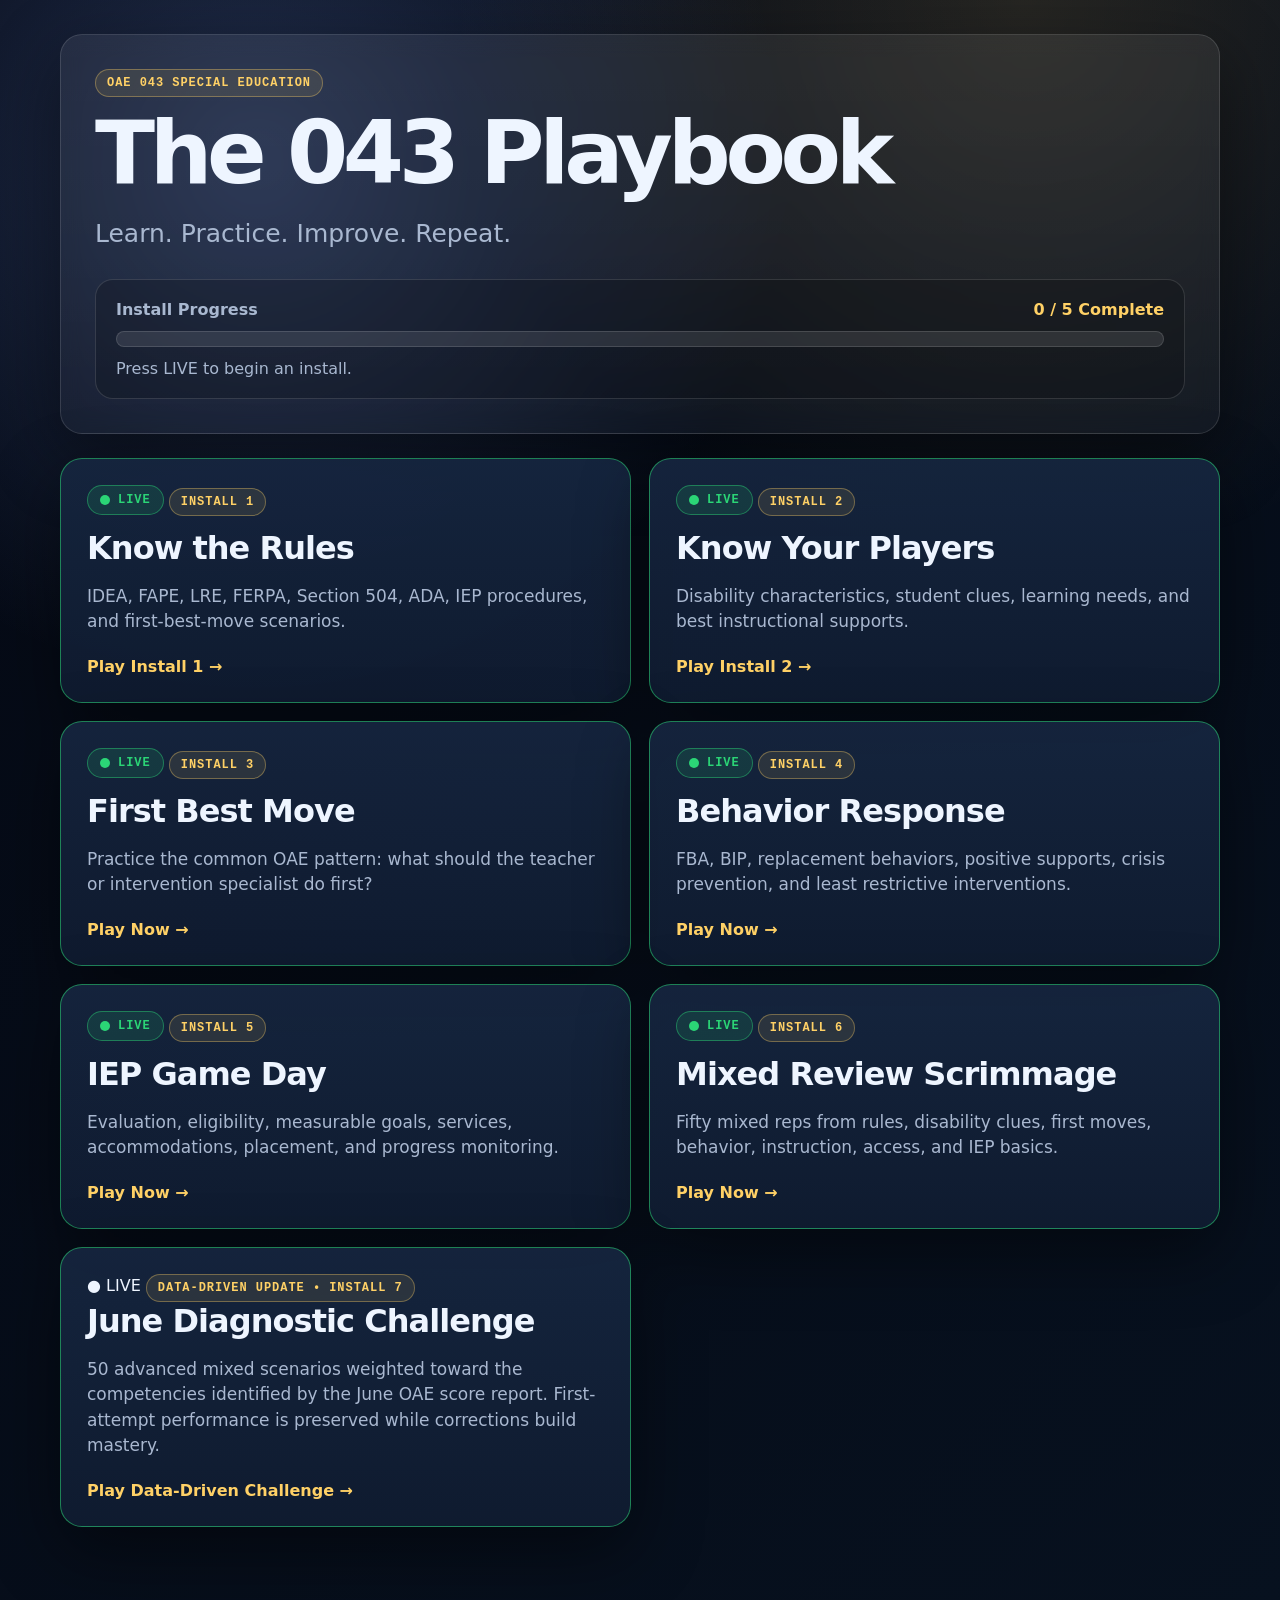
<file: index.html>
<!DOCTYPE html>
<html lang="en">
<head>
  <meta charset="UTF-8" />
  <meta name="viewport" content="width=device-width, initial-scale=1.0" />
  <title>The 043 Playbook</title>
  <link rel="stylesheet" href="styles.css" />
</head>
<body>
  <main class="hub-shell">
    <section class="hero-card">
      <div class="badge">OAE 043 SPECIAL EDUCATION</div>
      <h1>The 043 Playbook</h1>
      <p class="lead">Learn. Practice. Improve. Repeat.</p>

      <div class="progress-card">
        <div class="progress-label-row">
          <span>Install Progress</span>
          <strong>0 / 5 Complete</strong>
        </div>
        <div class="progress-track"><div class="progress-fill" style="width:0%;"></div></div>
        <div class="progress-note">Press LIVE to begin an install.</div>
      </div>
    </section>

    <section class="install-grid">
      <a class="game-card live" href="game/game1.html">
        <div class="live-row"><span class="live-dot"></span><span class="live-text">LIVE</span></div>
        <div class="install-tag">INSTALL 1</div>
        <h2>Know the Rules</h2>
        <p>IDEA, FAPE, LRE, FERPA, Section 504, ADA, IEP procedures, and first-best-move scenarios.</p>
        <div class="card-footer">Play Install 1 →</div>
      </a>

      <a class="game-card live" href="game/game2.html">
        <div class="live-row"><span class="live-dot"></span><span class="live-text">LIVE</span></div>
        <div class="install-tag">INSTALL 2</div>
        <h2>Know Your Players</h2>
        <p>Disability characteristics, student clues, learning needs, and best instructional supports.</p>
        <div class="card-footer">Play Install 2 →</div>
      </a>

     <div class="game-card live">
    <div class="live-row">
        <span class="live-dot"></span>
        <span class="live-text">LIVE</span>
    </div>

    <div class="install-tag">INSTALL 3</div>

    <h2>First Best Move</h2>

    <p>
        Practice the common OAE pattern:
        what should the teacher or intervention specialist do first?
    </p>

    <div class="card-footer">
        <a href="game/game3.html">Play Now →</a>
    </div>
</div>

      <div class="game-card live">
  <div class="live-row">
    <span class="live-dot"></span>
    <span class="live-text">LIVE</span>
  </div>
  <div class="install-tag">INSTALL 4</div>
  <h2>Behavior Response</h2>
  <p>FBA, BIP, replacement behaviors, positive supports, crisis prevention, and least restrictive interventions.</p>
  <div class="card-footer">
    <a href="game/game4.html">Play Now →</a>
  </div>
</div>

     <div class="game-card live">
  <div class="live-row">
    <span class="live-dot"></span>
    <span class="live-text">LIVE</span>
  </div>
  <div class="install-tag">INSTALL 5</div>
  <h2>IEP Game Day</h2>
  <p>Evaluation, eligibility, measurable goals, services, accommodations, placement, and progress monitoring.</p>
  <div class="card-footer">
    <a href="game/game5.html">Play Now →</a>
  </div>
</div>

      <div class="game-card live">
  <div class="live-row">
    <span class="live-dot"></span>
    <span class="live-text">LIVE</span>
  </div>
  <div class="install-tag">INSTALL 6</div>
  <h2>Mixed Review Scrimmage</h2>
  <p>Fifty mixed reps from rules, disability clues, first moves, behavior, instruction, access, and IEP basics.</p>
  <div class="card-footer">
    <a href="game/game6.html">Play Now →</a>
  </div>
</div>

<!-- Add this inside the same card grid that contains Games 1–6. -->
<a class="game-card live" href="game/game7.html">
  <div class="card-top">
    <span class="status live">● LIVE</span>
    <span class="install-tag">DATA-DRIVEN UPDATE • INSTALL 7</span>
  </div>
  <h2>June Diagnostic Challenge</h2>
  <p>50 advanced mixed scenarios weighted toward the competencies identified by the June OAE score report. First-attempt performance is preserved while corrections build mastery.</p>
  <div class="card-footer">Play Data-Driven Challenge →</div>
</a>

      
    </section>
  </main>
</body>
</html>
</file>
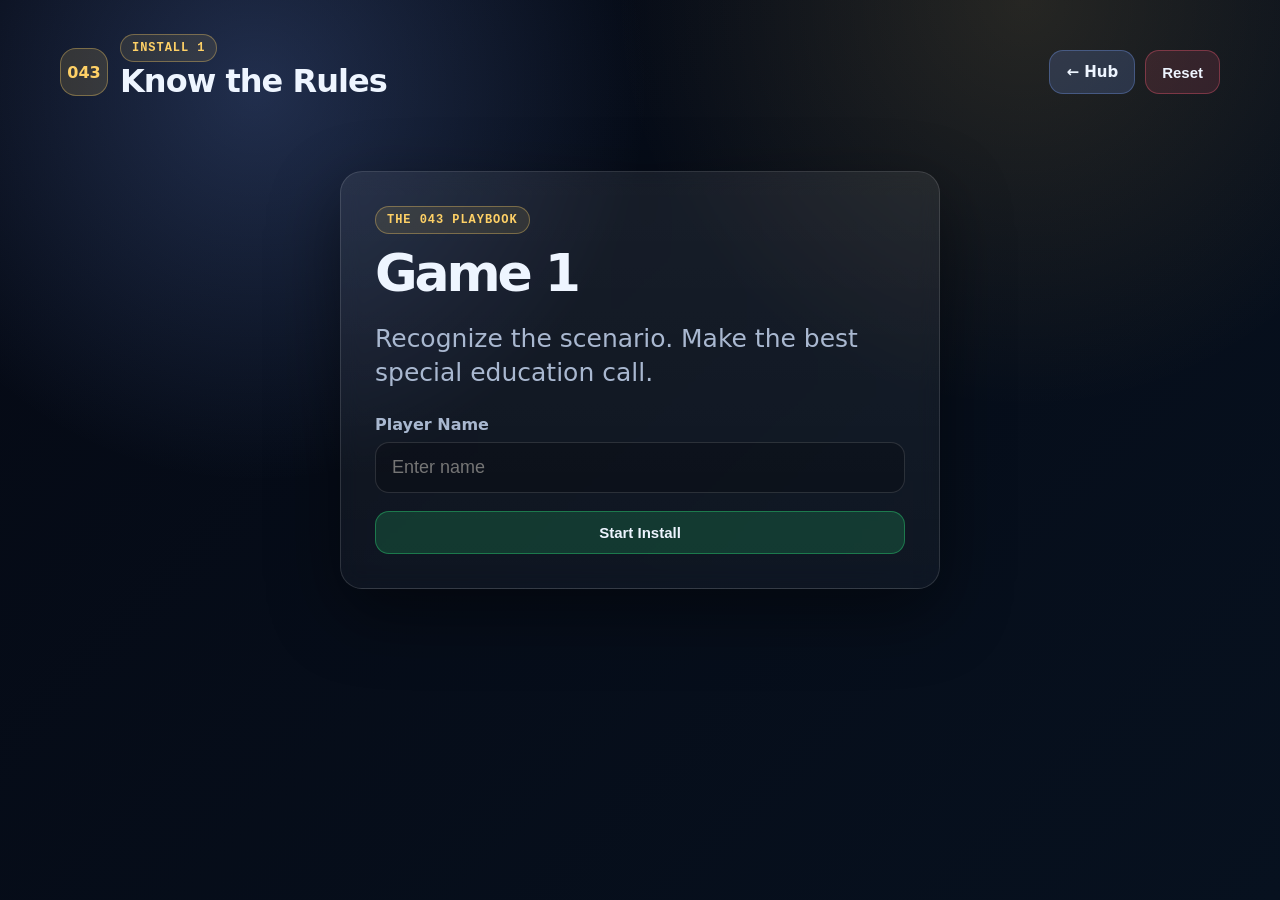
<file: game/game1.html>
<!DOCTYPE html>
<html lang="en">
<head>
  <meta charset="UTF-8" />
  <meta name="viewport" content="width=device-width, initial-scale=1.0" />
  <title>Install 1 - Know the Rules</title>
  <link rel="stylesheet" href="../styles.css" />
</head>
<body>
  <main class="game-shell">
    <div class="topbar">
      <div class="brand"><div class="logo">043</div><div><div class="pill">INSTALL 1</div><h2>Know the Rules</h2></div></div>
      <div class="top-actions"><a class="button-link" href="../index.html">← Hub</a><button class="danger" id="resetBtn" type="button">Reset</button></div>
    </div>

    <section id="nameScreen" class="name-screen">
      <div class="name-card">
        <div class="badge">THE 043 PLAYBOOK</div>
        <h1 style="font-size:52px">Game 1</h1>
        <p class="lead">Recognize the scenario. Make the best special education call.</p>
        <label for="studentName">Player Name</label>
        <input id="studentName" placeholder="Enter name" autocomplete="name" />
        <button class="primary" id="startBtn" type="button" style="margin-top:18px;width:100%">Start Install</button>
      </div>
    </section>

    <section id="gamePanel" class="game-panel hidden">
      <div class="score-row">
        <div class="score-box"><span>PLAYER</span><strong id="playerOut">—</strong></div>
        <div class="score-box"><span>QUESTION</span><strong id="qNum">1/25</strong></div>
        <div class="score-box"><span>SCORE</span><strong id="scoreOut">0</strong></div>
        <div class="score-box"><span>ATTEMPTS</span><strong id="attemptsOut">0</strong></div>
        <div class="score-box"><span>TIME</span><strong id="timeOut">0:00</strong></div>
      </div>
      <div class="question-card">
        <div class="domain" id="domainOut">DOMAIN</div>
        <div class="question" id="questionOut">Question text</div>
        <div class="answers" id="answersOut"></div>
        <div class="feedback" id="feedbackOut">Choose the best answer. Correct-answer explanation stays for 5 seconds before the next rep.</div>
      </div>
    </section>

    <section id="summaryPanel" class="summary-panel hidden">
      <div class="badge">INSTALL COMPLETE</div>
      <h1 style="font-size:54px">Game Film</h1>
      <div class="summary-grid">
        <div class="mini"><span>Score</span><h2 id="finalScore">—</h2></div>
        <div class="mini"><span>Accuracy</span><h2 id="finalAccuracy">—</h2></div>
        <div class="mini"><span>Attempts</span><h2 id="finalAttempts">—</h2></div>
        <div class="mini"><span>Time</span><h2 id="finalTime">—</h2></div>
      </div>
      <button class="primary" id="playAgainBtn" type="button">Run It Back</button>
      <h2 style="margin-top:26px">Missed / Repped Concepts</h2>
      <div id="missedList" class="missed-list"></div>
    </section>
  </main>

<script>
const SCRIPT_URL = "https://script.google.com/macros/s/AKfycbwMYDRlpGHjGNUe_Eil7tJzWJCGz-W_zzz5JL9rI54966IS1mmqtBDn1PtWXp3Uo9Ye/exec";
const EXPLANATION_DELAY_MS = 5000;

const BANK = [{"domain":"Domain IV - Law","question":"A parent asks to see their child's educational records. Which law is most directly connected to protecting access and privacy of student records?","answers":["FERPA","IDEA Child Find","Section 504","LRE"],"correct":"FERPA","explanation":"FERPA is the student records law. Records and privacy usually point to FERPA."},{"domain":"Domain IV - Law","question":"A student with a disability should be educated with nondisabled peers to the maximum extent appropriate. Which principle is this?","answers":["LRE","FBA","FERPA","Due process"],"correct":"LRE","explanation":"LRE means least restrictive environment: placement with nondisabled peers as much as appropriate."},{"domain":"Domain IV - Law","question":"A student has a disability that substantially limits learning but does not qualify for an IEP. Which plan may provide access supports?","answers":["Section 504 plan","BIP only while monitoring how the student responds","FBA only based on the student's documented instructional needs","FERPA notice"],"correct":"Section 504 plan","explanation":"Section 504 is about access and nondiscrimination. A student can receive accommodations without being IDEA-eligible."},{"domain":"Domain II - Evaluation","question":"A teacher suspects a student may have a disability. What is the BEST first formal step?","answers":["Follow referral/evaluation procedures and involve the family","Write an IEP immediately based on the student's documented instructional needs","Change the student's grade level placement as part of the student's ongoing instructional program","Remove the student from general education after considering the current classroom evidence"],"correct":"Follow referral/evaluation procedures and involve the family","explanation":"Before an IEP, the school needs proper referral and evaluation procedures with parent involvement."},{"domain":"Domain II - Evaluation","question":"Which document determines whether a student is eligible for special education services after evaluation data are reviewed?","answers":["ETR","Daily lesson plan","Grade report","Seating chart"],"correct":"ETR","explanation":"In Ohio, the ETR summarizes evaluation data and eligibility decisions."},{"domain":"Domain II - IEP","question":"Which document lists measurable annual goals, services, accommodations, and placement for a student receiving special education?","answers":["IEP","FERPA file","Discipline referral","Universal screening report"],"correct":"IEP","explanation":"The IEP contains goals, services, accommodations, and placement."},{"domain":"Domain III - Instruction","question":"A student is not making progress on an IEP goal. What should the intervention specialist do FIRST?","answers":["Review progress-monitoring data and adjust instruction or supports","Wait until the annual review based on the student's documented instructional needs","Lower expectations immediately","Stop collecting data while monitoring how the student responds when appropriate"],"correct":"Review progress-monitoring data and adjust instruction or supports","explanation":"The OAE rewards data-based decision making. First review progress data, then adjust instruction or supports."},{"domain":"Domain III - Behavior","question":"A student repeatedly leaves his seat during independent work. What is the BEST initial classroom response?","answers":["Teach and reinforce a clear replacement behavior","Send the student home after considering the current classroom evidence","Ignore all movement for the semester after reviewing the relevant student data","Remove all academic tasks as part of the student's ongoing instructional program"],"correct":"Teach and reinforce a clear replacement behavior","explanation":"Positive behavior supports teach what to do instead of only punishing the behavior."},{"domain":"Domain I - Disability Clues","question":"A student has average intelligence but significant difficulty with decoding, spelling, and reading fluency. Which disability area is most strongly suggested?","answers":["Specific learning disability","Orthopedic impairment","Visual impairment","Traumatic brain injury"],"correct":"Specific learning disability","explanation":"Average ability with significant academic skill difficulty, especially reading, often points to a specific learning disability."},{"domain":"Domain I - Disability Clues","question":"A student has difficulty with social communication, prefers strict routines, and becomes upset by unexpected changes. Which area is most strongly suggested?","answers":["Autism spectrum disorder","Specific learning disability","Hearing impairment","Orthopedic impairment"],"correct":"Autism spectrum disorder","explanation":"Social communication differences plus strong need for routine are common autism-related clues."},{"domain":"Domain III - Access","question":"A student needs the same content but with audio text and extended time. This is best described as:","answers":["Accommodation","Modification","Removal from curriculum","Grade retention"],"correct":"Accommodation","explanation":"An accommodation changes access, not the learning expectation."},{"domain":"Domain III - Access","question":"A student is assigned a substantially simplified curriculum with different expectations than peers. This is best described as:","answers":["Modification","Accommodation","Universal screening","Confidentiality"],"correct":"Modification","explanation":"A modification changes what the student is expected to learn or demonstrate."},{"domain":"Domain III - Behavior","question":"A team wants to identify why a student's challenging behavior is occurring. What should be conducted?","answers":["Functional Behavior Assessment","Final exam","Vision screening only","Transition survey only"],"correct":"Functional Behavior Assessment","explanation":"An FBA identifies the function of behavior: escape, attention, access, or sensory needs."},{"domain":"Domain III - Behavior","question":"After an FBA identifies the function of behavior, what plan is developed to teach replacement behavior and supports?","answers":["Behavior Intervention Plan","Report card while monitoring how the student responds","FERPA notice","Seating chart"],"correct":"Behavior Intervention Plan","explanation":"A BIP uses FBA results to prevent behavior, teach replacement skills, and reinforce appropriate behavior."},{"domain":"Domain II - IEP","question":"Which IEP goal is written best?","answers":["Given a grade-level passage, the student will identify the main idea with 80% accuracy on 4 of 5 trials.","The student will get better at reading.","The student will try harder in class. while monitoring how the student responds when appropriate when appropriate","The student will enjoy school more. with the educational team before changing the plan when appropriate when appropriate"],"correct":"Given a grade-level passage, the student will identify the main idea with 80% accuracy on 4 of 5 trials.","explanation":"Strong IEP goals are measurable and include condition, behavior, criterion, and progress measurement."},{"domain":"Domain IV - Law","question":"A parent disagrees with the school's evaluation results. Which concept is most connected to the parent's right to challenge decisions?","answers":["Procedural safeguards and due process","Daily bell work based on the student's documented instructional needs","Extra credit while monitoring how the student responds","A seating preference after considering the current classroom evidence"],"correct":"Procedural safeguards and due process","explanation":"IDEA gives parents procedural safeguards and due process rights to challenge decisions."},{"domain":"Domain IV - Law","question":"Which law most directly guarantees eligible students with disabilities special education services through an IEP?","answers":["IDEA","FERPA","Copyright Act","Title IX only"],"correct":"IDEA","explanation":"IDEA is the special education law tied to eligibility, FAPE, IEPs, and procedural safeguards."},{"domain":"Domain IV - Law","question":"A school must provide ramps and accessible entrances so students with mobility needs can enter classrooms. This is most directly about:","answers":["Access and nondiscrimination","Curriculum compacting","Phonological awareness","Summative grading based on the student's documented instructional needs"],"correct":"Access and nondiscrimination","explanation":"Physical access is a key ADA and Section 504 idea: equal access for students with disabilities."},{"domain":"Domain II - Assessment","question":"Which assessment is used during instruction to check progress and guide next teaching steps?","answers":["Formative assessment","One-time final exam only","Norming sample while monitoring how the student responds","Age-equivalent score"],"correct":"Formative assessment","explanation":"Formative assessment happens during learning and helps teachers adjust instruction."},{"domain":"Domain II - Assessment","question":"A teacher wants to know whether an intervention is working over several weeks. Which evidence is most useful?","answers":["Progress monitoring data","A single attendance report","A seating chart with the educational team before changing the plan","A parent signature page only"],"correct":"Progress monitoring data","explanation":"Progress monitoring tracks performance over time and shows whether an intervention is working."},{"domain":"Domain III - Instruction","question":"A student struggles to remember multi-step directions. Which support is BEST?","answers":["Break directions into smaller steps and provide a visual checklist","Give faster oral directions","Remove all support immediately","Increase punishment for forgetting"],"correct":"Break directions into smaller steps and provide a visual checklist","explanation":"Chunking and visual supports reduce memory load and build independence."},{"domain":"Domain III - Communication","question":"A student uses a communication device to answer questions. What should the teacher do?","answers":["Provide wait time and include the student in classroom discussion","Answer for the student to save time","Avoid calling on the student","Require speech only while monitoring how the student responds when appropriate"],"correct":"Provide wait time and include the student in classroom discussion","explanation":"AAC supports communication. The teacher should include the student and allow enough response time."},{"domain":"Domain IV - Professional Practice","question":"A general education teacher asks for specific disability information about a student not in her class. What is the BEST response?","answers":["Protect confidentiality and share only with staff who have legitimate educational interest","Share the full file with everyone based on the student's documented instructional needs when appropriate","Post the information in the teachers' lounge","Tell several students to explain it after considering the current classroom evidence when appropriate"],"correct":"Protect confidentiality and share only with staff who have legitimate educational interest","explanation":"Confidentiality matters. Share student information only with staff who need it for legitimate educational reasons."},{"domain":"Domain III - Instruction","question":"A student becomes anxious when the daily schedule changes. Which support is most appropriate?","answers":["Visual schedule and advance warning of changes","Longer homework assignments after considering the current classroom evidence","Public correction in front of peers as part of the student's ongoing instructional program","Immediate suspension based on the student's documented instructional needs"],"correct":"Visual schedule and advance warning of changes","explanation":"Predictability and advance warning support students who struggle with transitions or unexpected change."},{"domain":"Domain II - Planning","question":"A student is approaching adulthood. Which IEP component becomes especially important for post-school goals?","answers":["Transition planning","A lunch count","Locker assignment","A substitute folder"],"correct":"Transition planning","explanation":"Transition planning connects school services to post-school education, employment, independent living, and adult goals."}];

const $=id=>document.getElementById(id);
function shuffle(a){const x=[...a];for(let i=x.length-1;i>0;i--){const j=Math.floor(Math.random()*(i+1));[x[i],x[j]]=[x[j],x[i]];}return x;}
let order=[],currentIndex=0,currentQuestion=null,score=0,attempts=0,startTime=0,timerId=null,missed=[],questionResults=[],currentWrong=[],currentAttempts=0,locked=false,player="";

function startGame(){
  player=$("studentName").value.trim();
  if(!player){alert("Enter a player name first.");return;}
  order=shuffle(BANK.map((_,i)=>i)); currentIndex=0; score=0; attempts=0; missed=[]; questionResults=[]; locked=false;
  startTime=Date.now(); $("nameScreen").classList.add("hidden"); $("summaryPanel").classList.add("hidden"); $("gamePanel").classList.remove("hidden");
  $("playerOut").textContent=player; clearInterval(timerId); timerId=setInterval(updateTime,1000); updateTime(); renderQuestion();
}
function updateTime(){const s=Math.floor((Date.now()-startTime)/1000);$("timeOut").textContent=`${Math.floor(s/60)}:${String(s%60).padStart(2,"0")}`;}
function renderQuestion(){
  locked=false; currentWrong=[]; currentAttempts=0; currentQuestion=BANK[order[currentIndex]];
  $("qNum").textContent=`${currentIndex+1}/${order.length}`;
  $("scoreOut").textContent=score; $("attemptsOut").textContent=attempts;
  $("domainOut").textContent=currentQuestion.domain; $("questionOut").textContent=currentQuestion.question;
  $("feedbackOut").innerHTML="Choose the <strong>best</strong> answer. Your first response is recorded for game-film analysis; if you miss it, correct it before advancing.";
  const box=$("answersOut"); box.innerHTML="";
  shuffle(currentQuestion.answers).forEach(ans=>{
    const btn=document.createElement("button"); btn.type="button"; btn.className="answer-btn"; btn.textContent=ans;
    btn.onclick=()=>chooseAnswer(ans,btn); box.appendChild(btn);
  });
}
function chooseAnswer(ans,btn){
  if(locked||btn.disabled)return;
  attempts++; currentAttempts++; $("attemptsOut").textContent=attempts;
  const firstTry=currentAttempts===1;
  if(ans===currentQuestion.correct){
    locked=true; score++; $("scoreOut").textContent=score; btn.classList.add("correct");
    questionResults.push({domain:currentQuestion.domain,question:currentQuestion.question,correct:currentQuestion.correct,attemptsForQuestion:currentAttempts,firstTryCorrect:firstTry,wrongAnswers:[...currentWrong]});
    document.querySelectorAll(".answer-btn").forEach(b=>b.disabled=true);
    $("feedbackOut").innerHTML=`<strong>Correct.</strong><br>${currentQuestion.explanation}<br><br><em>Next rep in 5 seconds...</em>`;
    setTimeout(nextQuestion,EXPLANATION_DELAY_MS);
  }else{
    btn.classList.add("wrong"); btn.disabled=true; currentWrong.push(ans);
    missed.push({question:currentQuestion.question,selected:ans,correct:currentQuestion.correct,explanation:currentQuestion.explanation,domain:currentQuestion.domain});
    const hint=currentAttempts===1
      ? "Re-read the stem and identify what the question is actually asking you to decide. Eliminate choices that solve a different problem."
      : "Compare the remaining choices by procedure, student need, and least-intrusive appropriate action. Do not choose by answer length.";
    $("feedbackOut").innerHTML=`<strong>Not quite.</strong><br>${hint}<br><br><em>Your first-attempt result is already preserved. Correct the rep to continue.</em>`;
  }
}
function nextQuestion(){currentIndex++;currentIndex>=order.length?endGame():renderQuestion();}
function endGame(){
  clearInterval(timerId); const elapsed=Date.now()-startTime;
  const firstTry=questionResults.filter(r=>r.firstTryCorrect).length;
  const firstPct=Math.round(firstTry/order.length*100);
  $("gamePanel").classList.add("hidden"); $("summaryPanel").classList.remove("hidden");
  $("finalScore").textContent=`${score}/${order.length}`;
  $("finalAccuracy").textContent=`${firstPct}% first try`;
  $("finalAttempts").textContent=attempts; $("finalTime").textContent=$("timeOut").textContent;
  const list=$("missedList"); list.innerHTML="";
  if(!missed.length) list.innerHTML="<p>No missed reps. Clean run.</p>";
  else{
    const seen=new Set();
    missed.forEach(m=>{if(seen.has(m.question))return;seen.add(m.question);const d=document.createElement("div");d.className="missed-item";d.innerHTML=`<strong>${m.domain}</strong><br>${m.question}<br><small>Correct: ${m.correct}</small>`;list.appendChild(d);});
  }
  sendResults(elapsed,firstTry,firstPct);
}
function sendResults(elapsed,firstTry,firstPct){
  if(!SCRIPT_URL)return;
  const payload={player,game:"Game 1 - Know the Rules",score:firstTry,total:order.length,masteryScore:score,attempts,accuracy:firstPct,elapsedSeconds:Math.round(elapsed/1000),missedCount:missed.length,missedItems:missed,questionResults,timestamp:new Date().toISOString()};
  try{fetch(SCRIPT_URL,{method:"POST",mode:"no-cors",headers:{"Content-Type":"text/plain;charset=utf-8"},body:JSON.stringify(payload)});}catch(e){}
}
function resetRun(){
  clearInterval(timerId); locked=true; currentIndex=0;score=0;attempts=0;missed=[];questionResults=[];currentWrong=[];currentAttempts=0;
  $("gamePanel").classList.add("hidden");$("summaryPanel").classList.add("hidden");$("nameScreen").classList.remove("hidden");
  $("scoreOut").textContent="0";$("attemptsOut").textContent="0";$("timeOut").textContent="0:00";$("studentName").focus();
}
$("startBtn").addEventListener("click",startGame);
$("studentName").addEventListener("keydown",e=>{if(e.key==="Enter")startGame();});
$("resetBtn").addEventListener("click",()=>{if(confirm("Reset this run? Current unsent progress will be cleared."))resetRun();});
$("playAgainBtn").addEventListener("click",resetRun);
</script>
</body>
</html>
</file>
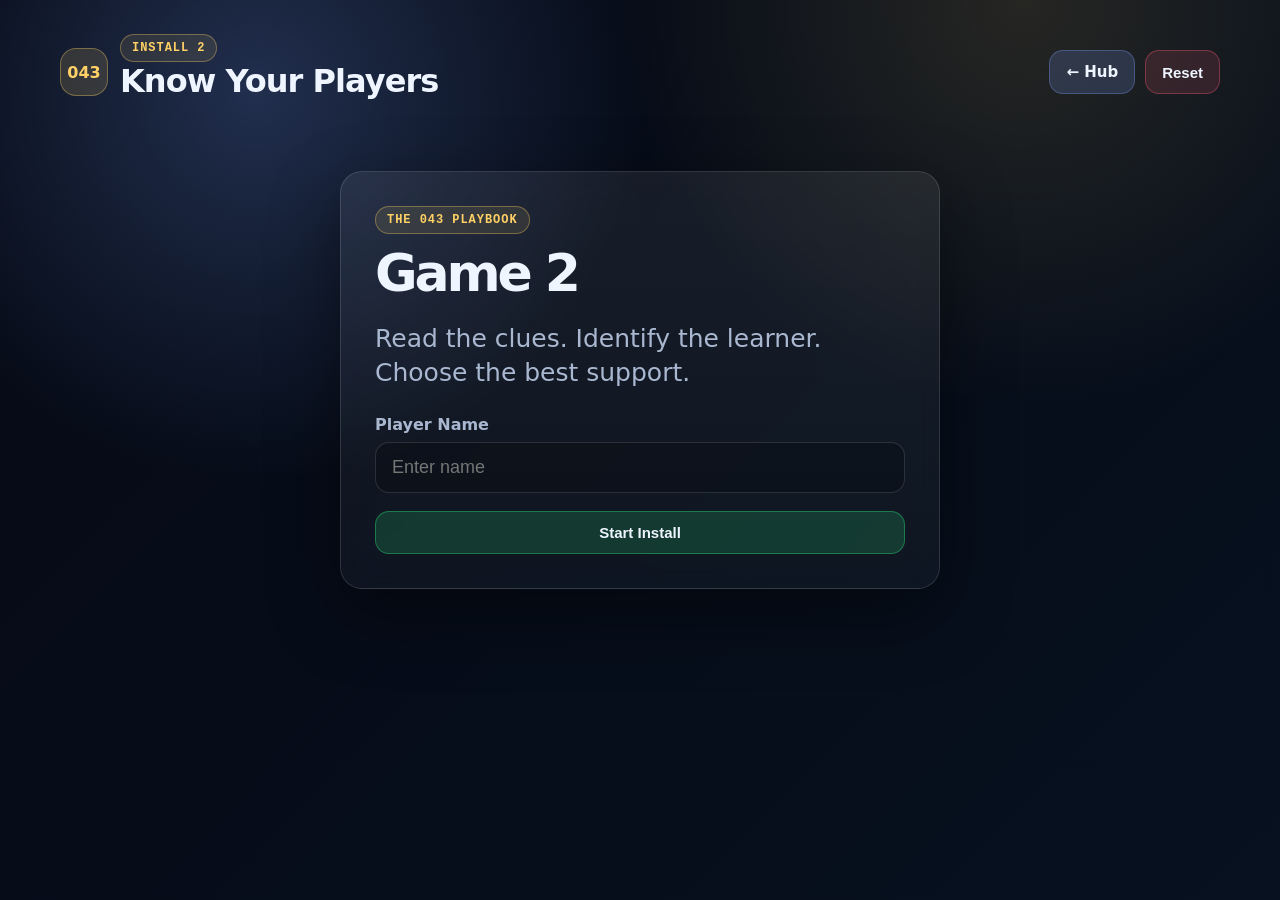
<file: game/game2.html>
<!DOCTYPE html>
<html lang="en">
<head>
  <meta charset="UTF-8" />
  <meta name="viewport" content="width=device-width, initial-scale=1.0" />
  <title>Install 2 - Know Your Players</title>
  <link rel="stylesheet" href="../styles.css" />
</head>
<body>
  <main class="game-shell">
    <div class="topbar">
      <div class="brand">
        <div class="logo">043</div>
        <div><div class="pill">INSTALL 2</div><h2>Know Your Players</h2></div>
      </div>
      <div class="top-actions">
        <a class="button-link" href="../index.html">← Hub</a>
        <button class="danger" id="resetBtn" type="button">Reset</button>
      </div>
    </div>

    <section id="nameScreen" class="name-screen">
      <div class="name-card">
        <div class="badge">THE 043 PLAYBOOK</div>
        <h1 style="font-size:52px">Game 2</h1>
        <p class="lead">Read the clues. Identify the learner. Choose the best support.</p>
        <label for="studentName">Player Name</label>
        <input id="studentName" placeholder="Enter name" autocomplete="name" />
        <button class="primary" id="startBtn" type="button" style="margin-top:18px;width:100%">Start Install</button>
      </div>
    </section>

    <section id="gamePanel" class="game-panel hidden">
      <div class="score-row">
        <div class="score-box"><span>PLAYER</span><strong id="playerOut">—</strong></div>
        <div class="score-box"><span>QUESTION</span><strong id="qNum">1/25</strong></div>
        <div class="score-box"><span>SCORE</span><strong id="scoreOut">0</strong></div>
        <div class="score-box"><span>ATTEMPTS</span><strong id="attemptsOut">0</strong></div>
        <div class="score-box"><span>TIME</span><strong id="timeOut">0:00</strong></div>
      </div>

      <div class="question-card">
        <div class="domain" id="domainOut">DOMAIN</div>
        <div class="question" id="questionOut">Question text</div>
        <div class="answers" id="answersOut"></div>
        <div class="feedback" id="feedbackOut">Choose the best answer. Correct-answer explanation stays for 5 seconds before the next rep.</div>
      </div>
    </section>

    <section id="summaryPanel" class="summary-panel hidden">
      <div class="badge">INSTALL COMPLETE</div>
      <h1 style="font-size:54px">Game Film</h1>
      <div class="summary-grid">
        <div class="mini"><span>Score</span><h2 id="finalScore">—</h2></div>
        <div class="mini"><span>Accuracy</span><h2 id="finalAccuracy">—</h2></div>
        <div class="mini"><span>Attempts</span><h2 id="finalAttempts">—</h2></div>
        <div class="mini"><span>Time</span><h2 id="finalTime">—</h2></div>
      </div>
      <button class="primary" id="playAgainBtn" type="button">Run It Back</button>
      <h2 style="margin-top:26px">Missed / Repped Concepts</h2>
      <div id="missedList" class="missed-list"></div>
    </section>
  </main>

<script>
const SCRIPT_URL = "https://script.google.com/macros/s/AKfycbwMYDRlpGHjGNUe_Eil7tJzWJCGz-W_zzz5JL9rI54966IS1mmqtBDn1PtWXp3Uo9Ye/exec";
const EXPLANATION_DELAY_MS = 5000;

const BANK = [{"domain":"Domain I - Disability Characteristics","question":"A student has average cognitive ability but struggles significantly with decoding, spelling, and written expression. Which disability category is most likely?","answers":["Specific learning disability","Orthopedic impairment","Visual impairment","Deaf-blindness"],"correct":"Specific learning disability","explanation":"SLD often shows as a significant academic skill weakness despite average overall ability."},{"domain":"Domain I - Autism","question":"A student has difficulty with reciprocal conversation, becomes upset by schedule changes, and has intense restricted interests. Which disability is most strongly suggested?","answers":["Autism spectrum disorder","Speech sound disorder only","Specific learning disability","Orthopedic impairment"],"correct":"Autism spectrum disorder","explanation":"Social communication differences plus restricted interests and difficulty with change are common ASD clues."},{"domain":"Domain I - ADHD / Attention","question":"A student frequently loses materials, forgets multi-step directions, and struggles to sustain attention during independent work. Which support is most appropriate?","answers":["Visual checklist and chunked directions","Longer lectures with the educational team before changing the plan","Public correction while monitoring how the student responds","Removal from all group work"],"correct":"Visual checklist and chunked directions","explanation":"Attention and executive-function needs are supported by chunking, visual reminders, routines, and structure."},{"domain":"Domain I - Intellectual Disability","question":"A student demonstrates significant limitations in intellectual functioning and adaptive behavior across home, school, and community settings. Which category is most likely?","answers":["Intellectual disability","Specific learning disability","Speech impairment only after considering the current classroom evidence","Other health impairment only"],"correct":"Intellectual disability","explanation":"Intellectual disability includes both intellectual functioning and adaptive behavior limitations."},{"domain":"Domain I - Emotional Disturbance","question":"A student has ongoing intense anxiety, difficulty building relationships, and emotional responses that interfere with learning over time. Which area may be suspected?","answers":["Emotional disturbance","Visual impairment","Orthopedic impairment","Hearing impairment only"],"correct":"Emotional disturbance","explanation":"Long-term emotional or behavioral characteristics that adversely affect learning may suggest emotional disturbance."},{"domain":"Domain I - Other Health Impairment","question":"A student with ADHD has limited alertness and attention that affects educational performance. Which IDEA category may apply?","answers":["Other health impairment","Deaf-blindness","Traumatic brain injury only","Multiple disabilities only"],"correct":"Other health impairment","explanation":"ADHD is commonly considered under Other Health Impairment when it affects educational performance."},{"domain":"Domain I - Speech / Language","question":"A student has difficulty understanding and using spoken language, which affects classroom participation and academic performance. Which need is most directly indicated?","answers":["Language impairment support","Physical therapy only","Orientation and mobility only","Vision services only after reviewing the relevant student data"],"correct":"Language impairment support","explanation":"Difficulty understanding and using language points to language impairment, not just articulation."},{"domain":"Domain I - Hearing Impairment","question":"A student misses oral directions, responds inconsistently to speech, and benefits from captions and preferential seating. Which area should be considered?","answers":["Hearing impairment","Autism only after considering the current classroom evidence","Specific learning disability only","Orthopedic impairment"],"correct":"Hearing impairment","explanation":"Difficulty accessing spoken information and benefit from captions/preferential seating are hearing-access clues."},{"domain":"Domain I - Visual Impairment","question":"A student struggles to read standard print, needs enlarged materials, and benefits from high-contrast visual supports. Which category is most relevant?","answers":["Visual impairment","Speech impairment","Emotional disturbance","Other health impairment"],"correct":"Visual impairment","explanation":"Access to print and visual information is the key clue for visual impairment."},{"domain":"Domain I - Orthopedic Impairment","question":"A student has a physical condition that limits mobility and requires adapted seating and access to classroom materials. Which category is most relevant?","answers":["Orthopedic impairment","Specific learning disability","Autism","Speech impairment"],"correct":"Orthopedic impairment","explanation":"Orthopedic impairment involves physical limitations that can affect educational access and participation."},{"domain":"Domain I - Traumatic Brain Injury","question":"After a car accident, a student shows new memory, attention, and problem-solving difficulties that affect school performance. Which disability area may apply?","answers":["Traumatic brain injury","Specific learning disability from birth","Speech sound disorder only","Visual impairment only"],"correct":"Traumatic brain injury","explanation":"TBI involves acquired injury to the brain that can affect cognition, behavior, and school performance."},{"domain":"Domain I - Multiple Disabilities","question":"A student has significant needs from two or more disabilities that require highly coordinated services and cannot be addressed by one category alone. Which category may fit?","answers":["Multiple disabilities","Speech impairment only","Specific learning disability only","Developmental delay only"],"correct":"Multiple disabilities","explanation":"Multiple disabilities refers to combined impairments causing severe educational needs."},{"domain":"Domain III - Instructional Supports","question":"A student with weak working memory is overwhelmed by long oral directions. Which strategy is BEST?","answers":["Give one step at a time and provide a written/visual cue","Repeat the same long direction faster","Remove the student from instruction","Use only timed tests"],"correct":"Give one step at a time and provide a written/visual cue","explanation":"Working memory needs are supported by reducing load, chunking directions, and providing visual cues."},{"domain":"Domain III - Reading Supports","question":"A student decodes accurately but cannot explain main idea or details after reading. Which support is most appropriate?","answers":["Explicit comprehension strategy instruction","More phonics drills only","Larger pencil grip after considering the current classroom evidence","Preferential seating only"],"correct":"Explicit comprehension strategy instruction","explanation":"If decoding is adequate but meaning is weak, target comprehension strategies."},{"domain":"Domain III - Reading Supports","question":"A student struggles to connect letters to sounds and has poor decoding accuracy. Which instruction is most appropriate?","answers":["Explicit phonics and phonemic awareness instruction","Independent silent reading only","Advanced literary analysis after reviewing the relevant student data","More oral presentations as part of the student's ongoing instructional program"],"correct":"Explicit phonics and phonemic awareness instruction","explanation":"Weak decoding points to foundational reading instruction in phonemic awareness and phonics."},{"domain":"Domain III - Writing Supports","question":"A student has strong ideas but poor spelling, organization, and written output. Which support is BEST?","answers":["Graphic organizer and assistive writing tools","Fewer opportunities to write while monitoring how the student responds","Only oral grades after reviewing the relevant student data","Public comparison to peers with the educational team before changing the plan"],"correct":"Graphic organizer and assistive writing tools","explanation":"Writing needs can be supported with organization tools, word prediction, speech-to-text, and explicit instruction."},{"domain":"Domain III - Math Supports","question":"A student understands math concepts during instruction but forgets multi-step procedures on independent work. Which support is BEST?","answers":["Step-by-step problem checklist","Longer problem sets without supports","Immediate calculator ban","Skip math instruction"],"correct":"Step-by-step problem checklist","explanation":"A procedural checklist helps the student follow steps independently."},{"domain":"Domain III - Autism Supports","question":"A student becomes distressed during transitions between activities. Which support is BEST?","answers":["Visual schedule and transition warnings","Unexpected schedule changes as practice","Loss of recess every time after reviewing the relevant student data","No communication before transitions"],"correct":"Visual schedule and transition warnings","explanation":"Predictability, visual schedules, and warnings support transition difficulties."},{"domain":"Domain III - Behavior / Self-Regulation","question":"A student escalates when frustrated and needs help recognizing emotions before behavior becomes unsafe. Which support is BEST?","answers":["Self-monitoring and calming strategy instruction","Immediate removal from all difficult work","Ignoring all signs of frustration with the educational team before changing the plan","Only punishment after escalation after reviewing the relevant student data"],"correct":"Self-monitoring and calming strategy instruction","explanation":"Self-regulation is taught through recognizing signs, practicing strategies, and reinforcing use."},{"domain":"Domain III - Social Skills","question":"A student wants friends but misreads social cues and interrupts conversations. Which support is BEST?","answers":["Direct social skills instruction with practice and feedback","Avoid all peer interaction as part of the student's ongoing instructional program","Publicly correct every mistake with the educational team before changing the plan","Assign only independent work after reviewing the relevant student data"],"correct":"Direct social skills instruction with practice and feedback","explanation":"Social skills often need explicit teaching, modeling, practice, and feedback."},{"domain":"Domain III - Assistive Technology","question":"A student with limited fine-motor control cannot write enough to show what he knows. Which support should be considered?","answers":["Assistive technology for written output","More handwritten copying","Lower all academic expectations","No written responses ever"],"correct":"Assistive technology for written output","explanation":"Assistive technology can reduce the access barrier while preserving academic expectations."},{"domain":"Domain III - Communication","question":"A student uses an AAC device. Which teacher behavior is most appropriate?","answers":["Provide wait time and accept the device as the student's voice","Require speech before accepting answers","Answer for the student with the educational team before changing the plan","Avoid asking questions"],"correct":"Provide wait time and accept the device as the student's voice","explanation":"AAC is communication. The teacher should include the student and provide sufficient wait time."},{"domain":"Domain I - Adaptive Behavior","question":"A student struggles with daily living skills, following routines, and independent functioning across settings. Which area is being described?","answers":["Adaptive behavior","Phonemic awareness","Visual acuity based on the student's documented instructional needs","Articulation only"],"correct":"Adaptive behavior","explanation":"Adaptive behavior includes practical, social, and daily living skills needed for independence."},{"domain":"Domain III - UDL","question":"A teacher provides text, audio, visuals, and hands-on options for learning the same concept. Which framework does this reflect?","answers":["Universal Design for Learning","Zero-tolerance discipline while monitoring how the student responds","Retention policy with the educational team before changing the plan","Summative assessment only based on the student's documented instructional needs"],"correct":"Universal Design for Learning","explanation":"UDL provides multiple means of engagement, representation, and expression."},{"domain":"Domain III - Least Support Needed","question":"A student can complete tasks independently after a brief visual cue. What should the teacher do?","answers":["Use the least intrusive prompt that supports success","Provide full physical assistance every time","Remove the task entirely","Give no feedback"],"correct":"Use the least intrusive prompt that supports success","explanation":"Use supports that build independence. Too much prompting can create dependence."}];

const $=id=>document.getElementById(id);
function shuffle(a){const x=[...a];for(let i=x.length-1;i>0;i--){const j=Math.floor(Math.random()*(i+1));[x[i],x[j]]=[x[j],x[i]];}return x;}
let order=[],currentIndex=0,currentQuestion=null,score=0,attempts=0,startTime=0,timerId=null,missed=[],questionResults=[],currentWrong=[],currentAttempts=0,locked=false,player="";

function startGame(){
  player=$("studentName").value.trim();
  if(!player){alert("Enter a player name first.");return;}
  order=shuffle(BANK.map((_,i)=>i)); currentIndex=0; score=0; attempts=0; missed=[]; questionResults=[]; locked=false;
  startTime=Date.now(); $("nameScreen").classList.add("hidden"); $("summaryPanel").classList.add("hidden"); $("gamePanel").classList.remove("hidden");
  $("playerOut").textContent=player; clearInterval(timerId); timerId=setInterval(updateTime,1000); updateTime(); renderQuestion();
}
function updateTime(){const s=Math.floor((Date.now()-startTime)/1000);$("timeOut").textContent=`${Math.floor(s/60)}:${String(s%60).padStart(2,"0")}`;}
function renderQuestion(){
  locked=false; currentWrong=[]; currentAttempts=0; currentQuestion=BANK[order[currentIndex]];
  $("qNum").textContent=`${currentIndex+1}/${order.length}`;
  $("scoreOut").textContent=score; $("attemptsOut").textContent=attempts;
  $("domainOut").textContent=currentQuestion.domain; $("questionOut").textContent=currentQuestion.question;
  $("feedbackOut").innerHTML="Choose the <strong>best</strong> answer. Your first response is recorded for game-film analysis; if you miss it, correct it before advancing.";
  const box=$("answersOut"); box.innerHTML="";
  shuffle(currentQuestion.answers).forEach(ans=>{
    const btn=document.createElement("button"); btn.type="button"; btn.className="answer-btn"; btn.textContent=ans;
    btn.onclick=()=>chooseAnswer(ans,btn); box.appendChild(btn);
  });
}
function chooseAnswer(ans,btn){
  if(locked||btn.disabled)return;
  attempts++; currentAttempts++; $("attemptsOut").textContent=attempts;
  const firstTry=currentAttempts===1;
  if(ans===currentQuestion.correct){
    locked=true; score++; $("scoreOut").textContent=score; btn.classList.add("correct");
    questionResults.push({domain:currentQuestion.domain,question:currentQuestion.question,correct:currentQuestion.correct,attemptsForQuestion:currentAttempts,firstTryCorrect:firstTry,wrongAnswers:[...currentWrong]});
    document.querySelectorAll(".answer-btn").forEach(b=>b.disabled=true);
    $("feedbackOut").innerHTML=`<strong>Correct.</strong><br>${currentQuestion.explanation}<br><br><em>Next rep in 5 seconds...</em>`;
    setTimeout(nextQuestion,EXPLANATION_DELAY_MS);
  }else{
    btn.classList.add("wrong"); btn.disabled=true; currentWrong.push(ans);
    missed.push({question:currentQuestion.question,selected:ans,correct:currentQuestion.correct,explanation:currentQuestion.explanation,domain:currentQuestion.domain});
    const hint=currentAttempts===1
      ? "Re-read the stem and identify what the question is actually asking you to decide. Eliminate choices that solve a different problem."
      : "Compare the remaining choices by procedure, student need, and least-intrusive appropriate action. Do not choose by answer length.";
    $("feedbackOut").innerHTML=`<strong>Not quite.</strong><br>${hint}<br><br><em>Your first-attempt result is already preserved. Correct the rep to continue.</em>`;
  }
}
function nextQuestion(){currentIndex++;currentIndex>=order.length?endGame():renderQuestion();}
function endGame(){
  clearInterval(timerId); const elapsed=Date.now()-startTime;
  const firstTry=questionResults.filter(r=>r.firstTryCorrect).length;
  const firstPct=Math.round(firstTry/order.length*100);
  $("gamePanel").classList.add("hidden"); $("summaryPanel").classList.remove("hidden");
  $("finalScore").textContent=`${score}/${order.length}`;
  $("finalAccuracy").textContent=`${firstPct}% first try`;
  $("finalAttempts").textContent=attempts; $("finalTime").textContent=$("timeOut").textContent;
  const list=$("missedList"); list.innerHTML="";
  if(!missed.length) list.innerHTML="<p>No missed reps. Clean run.</p>";
  else{
    const seen=new Set();
    missed.forEach(m=>{if(seen.has(m.question))return;seen.add(m.question);const d=document.createElement("div");d.className="missed-item";d.innerHTML=`<strong>${m.domain}</strong><br>${m.question}<br><small>Correct: ${m.correct}</small>`;list.appendChild(d);});
  }
  sendResults(elapsed,firstTry,firstPct);
}
function sendResults(elapsed,firstTry,firstPct){
  if(!SCRIPT_URL)return;
  const payload={player,game:"Game 2 - Know Your Players",score:firstTry,total:order.length,masteryScore:score,attempts,accuracy:firstPct,elapsedSeconds:Math.round(elapsed/1000),missedCount:missed.length,missedItems:missed,questionResults,timestamp:new Date().toISOString()};
  try{fetch(SCRIPT_URL,{method:"POST",mode:"no-cors",headers:{"Content-Type":"text/plain;charset=utf-8"},body:JSON.stringify(payload)});}catch(e){}
}
function resetRun(){
  clearInterval(timerId); locked=true; currentIndex=0;score=0;attempts=0;missed=[];questionResults=[];currentWrong=[];currentAttempts=0;
  $("gamePanel").classList.add("hidden");$("summaryPanel").classList.add("hidden");$("nameScreen").classList.remove("hidden");
  $("scoreOut").textContent="0";$("attemptsOut").textContent="0";$("timeOut").textContent="0:00";$("studentName").focus();
}
$("startBtn").addEventListener("click",startGame);
$("studentName").addEventListener("keydown",e=>{if(e.key==="Enter")startGame();});
$("resetBtn").addEventListener("click",()=>{if(confirm("Reset this run? Current unsent progress will be cleared."))resetRun();});
$("playAgainBtn").addEventListener("click",resetRun);
</script>
</body>
</html>
</file>
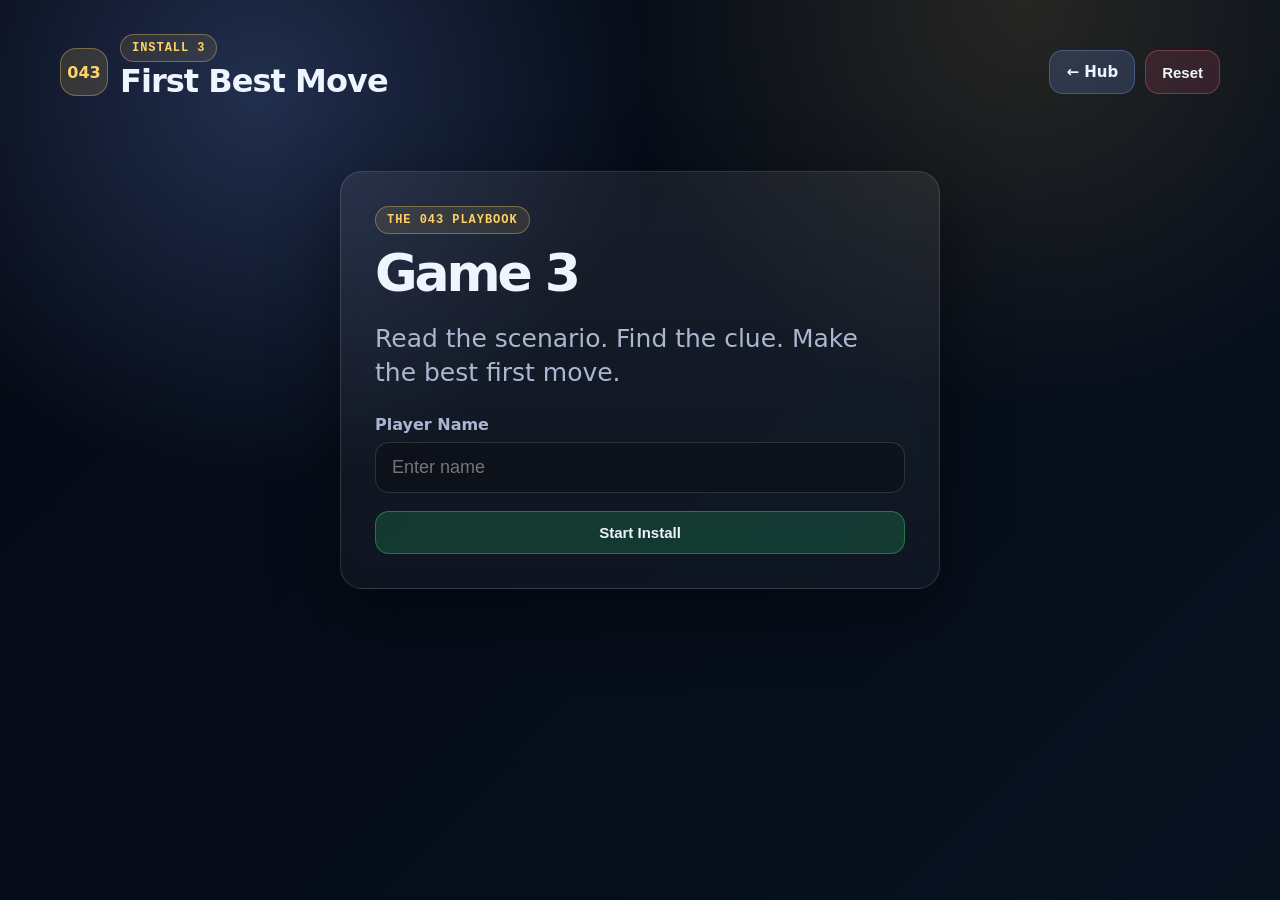
<file: game/game3.html>
<!DOCTYPE html>
<html lang="en">
<head>
  <meta charset="UTF-8" />
  <meta name="viewport" content="width=device-width, initial-scale=1.0" />
  <title>Install 3 - First Best Move</title>
  <link rel="stylesheet" href="../styles.css" />
</head>
<body>
  <main class="game-shell">
    <div class="topbar">
      <div class="brand">
        <div class="logo">043</div>
        <div>
          <div class="pill">INSTALL 3</div>
          <h2>First Best Move</h2>
        </div>
      </div>
      <div class="top-actions">
        <a class="button-link" href="../index.html">← Hub</a>
        <button class="danger" id="resetBtn" type="button">Reset</button>
      </div>
    </div>

    <section id="nameScreen" class="name-screen">
      <div class="name-card">
        <div class="badge">THE 043 PLAYBOOK</div>
        <h1 style="font-size:52px">Game 3</h1>
        <p class="lead">Read the scenario. Find the clue. Make the best first move.</p>
        <label for="studentName">Player Name</label>
        <input id="studentName" placeholder="Enter name" autocomplete="name" />
        <button class="primary" id="startBtn" type="button" style="margin-top:18px;width:100%">Start Install</button>
      </div>
    </section>

    <section id="gamePanel" class="game-panel hidden">
      <div class="score-row">
        <div class="score-box"><span>PLAYER</span><strong id="playerOut">—</strong></div>
        <div class="score-box"><span>QUESTION</span><strong id="qNum">1/25</strong></div>
        <div class="score-box"><span>SCORE</span><strong id="scoreOut">0</strong></div>
        <div class="score-box"><span>ATTEMPTS</span><strong id="attemptsOut">0</strong></div>
        <div class="score-box"><span>TIME</span><strong id="timeOut">0:00</strong></div>
      </div>

      <div class="question-card">
        <div class="domain" id="domainOut">DOMAIN</div>
        <div class="question" id="questionOut">Question text</div>
        <div class="answers" id="answersOut"></div>
        <div class="feedback" id="feedbackOut">Choose the best first move. Correct-answer explanation stays for 5 seconds before the next rep.</div>
      </div>
    </section>

    <section id="summaryPanel" class="summary-panel hidden">
      <div class="badge">INSTALL COMPLETE</div>
      <h1 style="font-size:54px">Game Film</h1>
      <div class="summary-grid">
        <div class="mini"><span>Score</span><h2 id="finalScore">—</h2></div>
        <div class="mini"><span>Accuracy</span><h2 id="finalAccuracy">—</h2></div>
        <div class="mini"><span>Attempts</span><h2 id="finalAttempts">—</h2></div>
        <div class="mini"><span>Time</span><h2 id="finalTime">—</h2></div>
      </div>
      <button class="primary" id="playAgainBtn" type="button">Run It Back</button>
      <h2 style="margin-top:26px">Missed / Repped Concepts</h2>
      <div id="missedList" class="missed-list"></div>
    </section>
  </main>

<script>
const SCRIPT_URL = "https://script.google.com/macros/s/AKfycbwMYDRlpGHjGNUe_Eil7tJzWJCGz-W_zzz5JL9rI54966IS1mmqtBDn1PtWXp3Uo9Ye/exec";
const EXPLANATION_DELAY_MS = 5000;

const BANK = [{"domain":"Domain II - Referral","question":"A teacher says a student has struggled for months and asks you to 'just put him on an IEP.' What should happen first?","answers":["Review data and start referral steps","Write goals today","Move the student out","Lower the class grade"],"correct":"Review data and start referral steps","explanation":"Look for the clue: 'put him on an IEP.' Eligibility must come before an IEP. Start with data and referral/evaluation procedures."},{"domain":"Domain II - Progress Monitoring","question":"A student is not making progress toward an IEP reading goal. What should the intervention specialist do first?","answers":["Review progress data","Change placement","Stop the goal while monitoring how the student responds","Wait until spring"],"correct":"Review progress data","explanation":"Look for the clue: 'not making progress.' First review data, then adjust instruction or supports."},{"domain":"Domain IV - Confidentiality","question":"A staff member who does not teach a student asks to see the student's IEP. What is the best first response?","answers":["Check educational need","Send the whole file as part of the student's ongoing instructional program","Name the disability after reviewing the relevant student data","Ask another student"],"correct":"Check educational need","explanation":"Student information is confidential. First decide whether the person has a legitimate educational reason to know."},{"domain":"Domain III - Behavior","question":"A student begins yelling during independent work. No one is in danger. What should the teacher do first?","answers":["Use a calm redirect","Call police while monitoring how the student responds","Suspend immediately based on the student's documented instructional needs","Argue with the student"],"correct":"Use a calm redirect","explanation":"If there is no immediate danger, start with a calm, least intrusive response. Escalation should not be the first move."},{"domain":"Domain III - Behavior","question":"A student repeatedly leaves his seat during math. What should the teacher do first?","answers":["Identify the pattern","Remove all math","Call it defiance","Ignore every time"],"correct":"Identify the pattern","explanation":"Repeated behavior should be understood before choosing an intervention. Look for when, why, and what the student gets from it."},{"domain":"Domain II - Parent Concern","question":"A parent says her child is not receiving an accommodation listed in the IEP. What should the intervention specialist do first?","answers":["Check the IEP and implementation","Dismiss the concern after reviewing the relevant student data","Rewrite eligibility","Wait for annual review"],"correct":"Check the IEP and implementation","explanation":"The clue is 'listed in the IEP.' First verify what the IEP says and whether it is being implemented."},{"domain":"Domain III - Instruction","question":"A student struggles to complete long assignments but understands the content. What should the teacher do first?","answers":["Check access supports","Lower expectations based on the student's documented instructional needs","Fail the assignment","Remove the student after considering the current classroom evidence"],"correct":"Check access supports","explanation":"If the student knows the content but struggles with access or output, look first at accommodations or supports."},{"domain":"Domain III - Communication","question":"A student using an AAC device is asked a question and takes extra time to respond. What should the teacher do first?","answers":["Provide wait time","Answer for him while monitoring how the student responds","Skip the student after considering the current classroom evidence","Require speech based on the student's documented instructional needs"],"correct":"Provide wait time","explanation":"AAC is the student's voice. The first move is to provide wait time and include the student."},{"domain":"Domain II - Assessment","question":"A teacher wants to know whether a new intervention is helping a student. What should be done first?","answers":["Collect progress data","Change disability category","End the intervention","Retain the student"],"correct":"Collect progress data","explanation":"The clue is whether the intervention is working. Progress monitoring data gives that answer."},{"domain":"Domain IV - Parent Rights","question":"A parent disagrees with the school evaluation. What should the school do first?","answers":["Explain parent rights","Ignore the complaint","Exit services with the educational team before changing the plan","Change grades"],"correct":"Explain parent rights","explanation":"Disagreement with evaluation triggers procedural safeguards and parent rights. The school should follow due process procedures."},{"domain":"Domain III - Autism Supports","question":"A student becomes upset when the daily schedule changes. What should the teacher do first next time?","answers":["Give advance warning","Surprise him often as part of the student's ongoing instructional program","Remove visuals after considering the current classroom evidence","Punish the reaction"],"correct":"Give advance warning","explanation":"The clue is difficulty with schedule change. Use predictability, visual schedules, and transition warnings."},{"domain":"Domain II - IEP Goals","question":"An IEP goal says, 'The student will improve in writing.' What should the team do first?","answers":["Make the goal measurable","Delete writing services as part of the student's ongoing instructional program","Change placement after considering the current classroom evidence","Add detention based on the student's documented instructional needs"],"correct":"Make the goal measurable","explanation":"IEP goals must be measurable. Vague goals need clear condition, behavior, criterion, and progress measurement."},{"domain":"Domain III - Reading","question":"A student reads words accurately but cannot explain what the passage means. What should instruction target first?","answers":["Comprehension strategies","Letter sounds only","Handwriting speed","Locker organization"],"correct":"Comprehension strategies","explanation":"The clue is accurate word reading but weak understanding. That points to reading comprehension."},{"domain":"Domain III - Reading","question":"A student cannot sound out unfamiliar words and guesses based on pictures. What should instruction target first?","answers":["Phonics and decoding","Essay structure after considering the current classroom evidence","Peer tutoring only","Keyboarding speed"],"correct":"Phonics and decoding","explanation":"The clue is difficulty sounding out words. That points to decoding, phonics, and phonemic awareness."},{"domain":"Domain III - Writing","question":"A student has good ideas but cannot organize them into a paragraph. What should the teacher try first?","answers":["Graphic organizer","Longer essay after reviewing the relevant student data","No writing tasks with the educational team before changing the plan","Oral answers only"],"correct":"Graphic organizer","explanation":"The clue is organization. A graphic organizer helps structure ideas before writing."},{"domain":"Domain III - Math","question":"A student understands math in class but forgets steps during independent work. What should the teacher try first?","answers":["Step checklist","Harder problems","Remove examples","Stop math homework"],"correct":"Step checklist","explanation":"The clue is forgetting procedures. A step checklist supports independence without lowering the expectation."},{"domain":"Domain IV - Collaboration","question":"A general education teacher says an accommodation is too inconvenient to provide. What should happen first?","answers":["Review IEP responsibility","Remove the support","Ignore the teacher","Ask the student to waive it"],"correct":"Review IEP responsibility","explanation":"If an accommodation is in the IEP, it must be implemented. First clarify the responsibility and support the teacher."},{"domain":"Domain III - Behavior","question":"A student refuses work every time writing begins. What should the teacher do first?","answers":["Look for the function","Call it laziness as part of the student's ongoing instructional program","Give zeroes only","Remove all writing"],"correct":"Look for the function","explanation":"Repeated refusal during the same task suggests a pattern. First determine what the behavior is communicating or avoiding."},{"domain":"Domain II - Evaluation","question":"A parent requests an evaluation in writing. What should the school do first?","answers":["Follow evaluation procedures","Write an IEP goal","Change teachers as part of the student's ongoing instructional program","Wait one year after considering the current classroom evidence"],"correct":"Follow evaluation procedures","explanation":"A written parent request should trigger the school's evaluation/referral process and required notices."},{"domain":"Domain III - Assistive Technology","question":"A student cannot write enough by hand to show what he knows. What should the team consider first?","answers":["Assistive technology","Lower content goals based on the student's documented instructional needs","No written work with the educational team before changing the plan","A grade penalty while monitoring how the student responds"],"correct":"Assistive technology","explanation":"If motor output blocks the student from showing knowledge, consider AT or access supports before lowering expectations."},{"domain":"Domain III - Classroom Management","question":"Several students are confused after oral directions. What should the teacher do first?","answers":["Restate and model steps","Move on quickly","Give a quiz","Call parents"],"correct":"Restate and model steps","explanation":"If many students are confused, the first move is clearer instruction, modeling, and checking understanding."},{"domain":"Domain I - Student Characteristics","question":"A student has trouble with daily living routines and independence across settings. What should the team examine first?","answers":["Adaptive behavior","State test score","Locker color after considering the current classroom evidence","Attendance only"],"correct":"Adaptive behavior","explanation":"The clue is independence across daily routines. That points to adaptive behavior."},{"domain":"Domain III - Inclusion","question":"A student with a disability can participate in general education with supports. What should the team consider first?","answers":["Supports in general education","More restrictive placement","Home instruction while monitoring how the student responds","No peer interaction based on the student's documented instructional needs"],"correct":"Supports in general education","explanation":"LRE means begin with access to general education with appropriate supports when possible."},{"domain":"Domain II - Transition","question":"An older student with an IEP is unsure about work or training after graduation. What should the team address first?","answers":["Transition interests","Elementary records based on the student's documented instructional needs","Locker assignment while monitoring how the student responds","Lunch seating with the educational team before changing the plan"],"correct":"Transition interests","explanation":"The clue is life after graduation. Transition planning starts with interests, strengths, needs, and post-school goals."},{"domain":"Domain III - Self-Advocacy","question":"A student does not know when or how to ask for approved help. What should the teacher teach first?","answers":["Self-advocacy skills","Test answers","Avoidance","Dependency"],"correct":"Self-advocacy skills","explanation":"Students need to learn how to understand their supports and ask for help appropriately."}];

const $=id=>document.getElementById(id);
function shuffle(a){const x=[...a];for(let i=x.length-1;i>0;i--){const j=Math.floor(Math.random()*(i+1));[x[i],x[j]]=[x[j],x[i]];}return x;}
let order=[],currentIndex=0,currentQuestion=null,score=0,attempts=0,startTime=0,timerId=null,missed=[],questionResults=[],currentWrong=[],currentAttempts=0,locked=false,player="";

function startGame(){
  player=$("studentName").value.trim();
  if(!player){alert("Enter a player name first.");return;}
  order=shuffle(BANK.map((_,i)=>i)); currentIndex=0; score=0; attempts=0; missed=[]; questionResults=[]; locked=false;
  startTime=Date.now(); $("nameScreen").classList.add("hidden"); $("summaryPanel").classList.add("hidden"); $("gamePanel").classList.remove("hidden");
  $("playerOut").textContent=player; clearInterval(timerId); timerId=setInterval(updateTime,1000); updateTime(); renderQuestion();
}
function updateTime(){const s=Math.floor((Date.now()-startTime)/1000);$("timeOut").textContent=`${Math.floor(s/60)}:${String(s%60).padStart(2,"0")}`;}
function renderQuestion(){
  locked=false; currentWrong=[]; currentAttempts=0; currentQuestion=BANK[order[currentIndex]];
  $("qNum").textContent=`${currentIndex+1}/${order.length}`;
  $("scoreOut").textContent=score; $("attemptsOut").textContent=attempts;
  $("domainOut").textContent=currentQuestion.domain; $("questionOut").textContent=currentQuestion.question;
  $("feedbackOut").innerHTML="Choose the <strong>best</strong> answer. Your first response is recorded for game-film analysis; if you miss it, correct it before advancing.";
  const box=$("answersOut"); box.innerHTML="";
  shuffle(currentQuestion.answers).forEach(ans=>{
    const btn=document.createElement("button"); btn.type="button"; btn.className="answer-btn"; btn.textContent=ans;
    btn.onclick=()=>chooseAnswer(ans,btn); box.appendChild(btn);
  });
}
function chooseAnswer(ans,btn){
  if(locked||btn.disabled)return;
  attempts++; currentAttempts++; $("attemptsOut").textContent=attempts;
  const firstTry=currentAttempts===1;
  if(ans===currentQuestion.correct){
    locked=true; score++; $("scoreOut").textContent=score; btn.classList.add("correct");
    questionResults.push({domain:currentQuestion.domain,question:currentQuestion.question,correct:currentQuestion.correct,attemptsForQuestion:currentAttempts,firstTryCorrect:firstTry,wrongAnswers:[...currentWrong]});
    document.querySelectorAll(".answer-btn").forEach(b=>b.disabled=true);
    $("feedbackOut").innerHTML=`<strong>Correct.</strong><br>${currentQuestion.explanation}<br><br><em>Next rep in 5 seconds...</em>`;
    setTimeout(nextQuestion,EXPLANATION_DELAY_MS);
  }else{
    btn.classList.add("wrong"); btn.disabled=true; currentWrong.push(ans);
    missed.push({question:currentQuestion.question,selected:ans,correct:currentQuestion.correct,explanation:currentQuestion.explanation,domain:currentQuestion.domain});
    const hint=currentAttempts===1
      ? "Re-read the stem and identify what the question is actually asking you to decide. Eliminate choices that solve a different problem."
      : "Compare the remaining choices by procedure, student need, and least-intrusive appropriate action. Do not choose by answer length.";
    $("feedbackOut").innerHTML=`<strong>Not quite.</strong><br>${hint}<br><br><em>Your first-attempt result is already preserved. Correct the rep to continue.</em>`;
  }
}
function nextQuestion(){currentIndex++;currentIndex>=order.length?endGame():renderQuestion();}
function endGame(){
  clearInterval(timerId); const elapsed=Date.now()-startTime;
  const firstTry=questionResults.filter(r=>r.firstTryCorrect).length;
  const firstPct=Math.round(firstTry/order.length*100);
  $("gamePanel").classList.add("hidden"); $("summaryPanel").classList.remove("hidden");
  $("finalScore").textContent=`${score}/${order.length}`;
  $("finalAccuracy").textContent=`${firstPct}% first try`;
  $("finalAttempts").textContent=attempts; $("finalTime").textContent=$("timeOut").textContent;
  const list=$("missedList"); list.innerHTML="";
  if(!missed.length) list.innerHTML="<p>No missed reps. Clean run.</p>";
  else{
    const seen=new Set();
    missed.forEach(m=>{if(seen.has(m.question))return;seen.add(m.question);const d=document.createElement("div");d.className="missed-item";d.innerHTML=`<strong>${m.domain}</strong><br>${m.question}<br><small>Correct: ${m.correct}</small>`;list.appendChild(d);});
  }
  sendResults(elapsed,firstTry,firstPct);
}
function sendResults(elapsed,firstTry,firstPct){
  if(!SCRIPT_URL)return;
  const payload={player,game:"Game 3 - First Best Move",score:firstTry,total:order.length,masteryScore:score,attempts,accuracy:firstPct,elapsedSeconds:Math.round(elapsed/1000),missedCount:missed.length,missedItems:missed,questionResults,timestamp:new Date().toISOString()};
  try{fetch(SCRIPT_URL,{method:"POST",mode:"no-cors",headers:{"Content-Type":"text/plain;charset=utf-8"},body:JSON.stringify(payload)});}catch(e){}
}
function resetRun(){
  clearInterval(timerId); locked=true; currentIndex=0;score=0;attempts=0;missed=[];questionResults=[];currentWrong=[];currentAttempts=0;
  $("gamePanel").classList.add("hidden");$("summaryPanel").classList.add("hidden");$("nameScreen").classList.remove("hidden");
  $("scoreOut").textContent="0";$("attemptsOut").textContent="0";$("timeOut").textContent="0:00";$("studentName").focus();
}
$("startBtn").addEventListener("click",startGame);
$("studentName").addEventListener("keydown",e=>{if(e.key==="Enter")startGame();});
$("resetBtn").addEventListener("click",()=>{if(confirm("Reset this run? Current unsent progress will be cleared."))resetRun();});
$("playAgainBtn").addEventListener("click",resetRun);
</script>
</body>
</html>
</file>
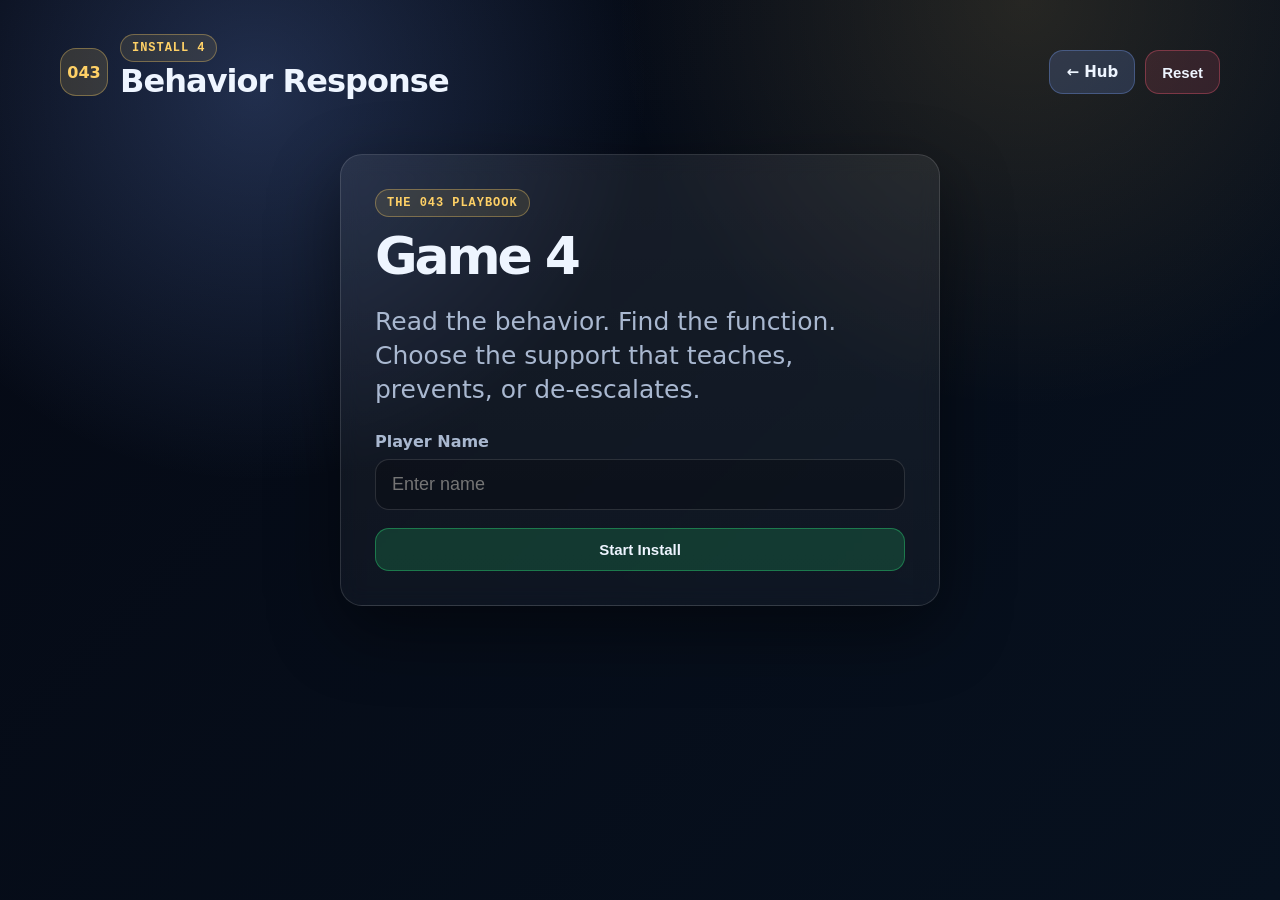
<file: game/game4.html>
<!DOCTYPE html>
<html lang="en">
<head>
  <meta charset="UTF-8" />
  <meta name="viewport" content="width=device-width, initial-scale=1.0" />
  <title>Install 4 - Behavior Response</title>
  <link rel="stylesheet" href="../styles.css" />
</head>
<body>
  <main class="game-shell">
    <div class="topbar">
      <div class="brand">
        <div class="logo">043</div>
        <div>
          <div class="pill">INSTALL 4</div>
          <h2>Behavior Response</h2>
        </div>
      </div>
      <div class="top-actions">
        <a class="button-link" href="../index.html">← Hub</a>
        <button class="danger" id="resetBtn" type="button">Reset</button>
      </div>
    </div>

    <section id="nameScreen" class="name-screen">
      <div class="name-card">
        <div class="badge">THE 043 PLAYBOOK</div>
        <h1 style="font-size:52px">Game 4</h1>
        <p class="lead">Read the behavior. Find the function. Choose the support that teaches, prevents, or de-escalates.</p>
        <label for="studentName">Player Name</label>
        <input id="studentName" placeholder="Enter name" autocomplete="name" />
        <button class="primary" id="startBtn" type="button" style="margin-top:18px;width:100%">Start Install</button>
      </div>
    </section>

    <section id="gamePanel" class="game-panel hidden">
      <div class="score-row">
        <div class="score-box"><span>PLAYER</span><strong id="playerOut">—</strong></div>
        <div class="score-box"><span>QUESTION</span><strong id="qNum">1/25</strong></div>
        <div class="score-box"><span>SCORE</span><strong id="scoreOut">0</strong></div>
        <div class="score-box"><span>ATTEMPTS</span><strong id="attemptsOut">0</strong></div>
        <div class="score-box"><span>TIME</span><strong id="timeOut">0:00</strong></div>
      </div>

      <div class="question-card">
        <div class="domain" id="domainOut">DOMAIN</div>
        <div class="question" id="questionOut">Question text</div>
        <div class="answers" id="answersOut"></div>
        <div class="feedback" id="feedbackOut">Choose the best behavior response. Correct-answer explanation stays for 5 seconds before the next rep.</div>
      </div>
    </section>

    <section id="summaryPanel" class="summary-panel hidden">
      <div class="badge">INSTALL COMPLETE</div>
      <h1 style="font-size:54px">Game Film</h1>
      <div class="summary-grid">
        <div class="mini"><span>Score</span><h2 id="finalScore">—</h2></div>
        <div class="mini"><span>Accuracy</span><h2 id="finalAccuracy">—</h2></div>
        <div class="mini"><span>Attempts</span><h2 id="finalAttempts">—</h2></div>
        <div class="mini"><span>Time</span><h2 id="finalTime">—</h2></div>
      </div>
      <button class="primary" id="playAgainBtn" type="button">Run It Back</button>
      <h2 style="margin-top:26px">Missed / Repped Concepts</h2>
      <div id="missedList" class="missed-list"></div>
    </section>
  </main>

<script>
const SCRIPT_URL = "https://script.google.com/macros/s/AKfycbwMYDRlpGHjGNUe_Eil7tJzWJCGz-W_zzz5JL9rI54966IS1mmqtBDn1PtWXp3Uo9Ye/exec";
const EXPLANATION_DELAY_MS = 5000;

const BANK = [{"domain":"Domain III - Behavior Basics","question":"A student refuses work every time independent writing begins. What should the teacher look for first?","answers":["The function of the behavior","A harsher punishment","A new disability label","A final grade"],"correct":"The function of the behavior","explanation":"Repeated behavior during the same task suggests a pattern. First ask what the behavior is helping the student get or avoid."},{"domain":"Domain III - FBA","question":"A team wants to understand why a student throws materials during math. What should they conduct?","answers":["Functional Behavior Assessment","Final exam review after reviewing the relevant student data","Hearing screening only","Annual grade audit"],"correct":"Functional Behavior Assessment","explanation":"An FBA identifies the function of behavior, such as escape, attention, access to something, or sensory need."},{"domain":"Domain III - BIP","question":"After an FBA shows that a student disrupts class to avoid difficult reading, what plan should be developed?","answers":["Behavior Intervention Plan","Graduation plan as part of the student's ongoing instructional program","Attendance report","Locker schedule after reviewing the relevant student data"],"correct":"Behavior Intervention Plan","explanation":"A BIP uses FBA information to prevent the behavior, teach a replacement behavior, and reinforce appropriate behavior."},{"domain":"Domain III - Replacement Behavior","question":"A student yells when work is too hard. Which replacement behavior would be most appropriate to teach?","answers":["Ask for help or a break","Leave the room without permission","Wait to be removed as part of the student's ongoing instructional program","Rip the paper quietly after reviewing the relevant student data"],"correct":"Ask for help or a break","explanation":"Replacement behavior should meet the same need in an appropriate way. Asking for help or a break can replace yelling."},{"domain":"Domain III - Prevention","question":"A student often melts down when the daily schedule changes unexpectedly. Which support is best?","answers":["Advance warning and visual schedule","Random changes for practice","Public correction","Loss of lunch"],"correct":"Advance warning and visual schedule","explanation":"Prevention matters. Predictability, visual schedules, and transition warnings reduce behavior before it starts."},{"domain":"Domain III - De-escalation","question":"A student is upset, speaking loudly, and refusing to begin work, but no one is in danger. What is the best response?","answers":["Use a calm, brief redirect","Argue until he complies","Call police immediately","Crowd around the desk while monitoring how the student responds"],"correct":"Use a calm, brief redirect","explanation":"When there is no immediate danger, use a calm, least intrusive response. Arguing usually escalates the situation."},{"domain":"Domain III - Reinforcement","question":"A student stays on task longer when praised immediately after beginning work. What strategy is being used?","answers":["Positive reinforcement","Punishment as part of the student's ongoing instructional program","Extinction only","Seclusion after considering the current classroom evidence"],"correct":"Positive reinforcement","explanation":"Positive reinforcement increases a desired behavior by adding something helpful or motivating after the behavior."},{"domain":"Domain III - Behavior Data","question":"A teacher says a behavior happens 'all the time.' What should the intervention specialist do first?","answers":["Collect specific behavior data","Assume the student is lazy after considering the current classroom evidence","Change placement immediately as part of the student's ongoing instructional program","Stop documenting based on the student's documented instructional needs"],"correct":"Collect specific behavior data","explanation":"Behavior decisions should be based on data: frequency, duration, setting, triggers, and what happens after."},{"domain":"Domain III - Antecedent","question":"A student argues after every unannounced quiz. In behavior terms, the unannounced quiz is likely the:","answers":["Antecedent","Consequence","Replacement behavior","Reinforcer"],"correct":"Antecedent","explanation":"The antecedent is what happens before the behavior. Here, the quiz comes before the arguing."},{"domain":"Domain III - Consequence","question":"A student disrupts class and is sent to the hallway, which lets him avoid the assignment. The hallway removal may be acting as:","answers":["A consequence that reinforces escape","A visual support with the educational team before changing the plan","A transition warning","A reading accommodation"],"correct":"A consequence that reinforces escape","explanation":"If removal helps the student avoid work, it may accidentally reinforce the behavior."},{"domain":"Domain III - Escape Function","question":"A student puts his head down whenever difficult math problems are assigned. The likely function may be:","answers":["Escape from difficult work","Access to food with the educational team before changing the plan","Peer leadership while monitoring how the student responds","Visual impairment"],"correct":"Escape from difficult work","explanation":"The clue is that the behavior happens when difficult work appears. That often points to escape or avoidance."},{"domain":"Domain III - Attention Function","question":"A student makes jokes during quiet work and smiles when classmates laugh. The likely function may be:","answers":["Peer attention","Avoiding vision tasks","Fine motor fatigue","Hearing access as part of the student's ongoing instructional program"],"correct":"Peer attention","explanation":"If the behavior is followed by laughter or attention, attention may be reinforcing it."},{"domain":"Domain III - Sensory Need","question":"A student rocks, taps, and seeks movement during long seated tasks. Which support may help?","answers":["Planned movement breaks","Longer seated work","Public correction","No sensory tools"],"correct":"Planned movement breaks","explanation":"Movement needs can often be supported with planned breaks, seating options, or sensory tools."},{"domain":"Domain III - Behavior Goals","question":"Which behavior goal is the most measurable?","answers":["The student will request a break in 4 of 5 opportunities","The student will behave better with the educational team before changing the plan","The student will stop being rude","The student will improve attitude"],"correct":"The student will request a break in 4 of 5 opportunities","explanation":"Measurable goals describe the behavior and the criterion. 'Behave better' is too vague."},{"domain":"Domain III - Crisis","question":"A student begins throwing chairs and students are nearby. What is the first priority?","answers":["Safety","Completing the assignment","Taking attendance","Finishing instruction"],"correct":"Safety","explanation":"When there is immediate danger, safety is the first priority before instruction or consequences."},{"domain":"Domain III - Least Restrictive Response","question":"A student blurts out answers during discussion. Which response is most appropriate first?","answers":["Teach a signal for answering","Immediate suspension after reviewing the relevant student data","Remove all participation with the educational team before changing the plan","Call it defiance as part of the student's ongoing instructional program"],"correct":"Teach a signal for answering","explanation":"For a manageable classroom behavior, teach and reinforce the expected behavior before using major consequences."},{"domain":"Domain III - Self-Monitoring","question":"A student often does not realize when he is off task. Which strategy may help build independence?","answers":["Self-monitoring checklist","More punishment only","No feedback","Peer teasing"],"correct":"Self-monitoring checklist","explanation":"Self-monitoring helps students notice and track their own behavior, which builds independence."},{"domain":"Domain III - Token System","question":"A student earns points for completing work and trades points for extra computer time. This is an example of:","answers":["Token reinforcement system","Due process after reviewing the relevant student data","Manifestation review","Universal screening"],"correct":"Token reinforcement system","explanation":"Tokens or points can reinforce desired behaviors when they are exchanged for a preferred reward."},{"domain":"Domain III - Behavior Teaching","question":"A student keeps grabbing materials from peers. What should the teacher teach?","answers":["How to request materials","How to avoid all peers","How to hide materials after reviewing the relevant student data","How to blame others as part of the student's ongoing instructional program"],"correct":"How to request materials","explanation":"Teach the appropriate behavior that serves the same need. Requesting materials can replace grabbing."},{"domain":"Domain III - Environment","question":"A student is most disruptive during noisy, crowded transitions. Which support is most appropriate?","answers":["Structured transition routine","More crowded transitions after considering the current classroom evidence","No warning bell while monitoring how the student responds","Public reprimands based on the student's documented instructional needs"],"correct":"Structured transition routine","explanation":"If behavior happens during transitions, structure, routine, and clear expectations can prevent problems."},{"domain":"Domain III - Check-In","question":"A student starts the day upset and then has behavior problems by second period. Which support may help?","answers":["Morning check-in","Longer homework","Immediate suspension","No adult contact"],"correct":"Morning check-in","explanation":"A check-in can identify problems early, build connection, and prevent escalation later."},{"domain":"Domain III - Reinforcing Replacement","question":"A student learns to raise a break card instead of yelling. What should the teacher do when the student uses the card appropriately?","answers":["Reinforce the request","Ignore it every time","Take the card away","Change the disability category"],"correct":"Reinforce the request","explanation":"Replacement behaviors must work for the student. Reinforcing the appropriate request helps it continue."},{"domain":"Domain III - Avoiding Power Struggles","question":"A student says, 'I'm not doing this.' What is the best first response?","answers":["Offer calm choices","Argue publicly after considering the current classroom evidence","Threaten immediately","Raise your voice"],"correct":"Offer calm choices","explanation":"Calm choices can reduce power struggles and help the student re-engage without escalation."},{"domain":"Domain III - Social Behavior","question":"A student interrupts peers because he does not know how to enter conversations. Which support is best?","answers":["Teach conversation entry skills","Ban all group work after reviewing the relevant student data","Ignore peer interaction while monitoring how the student responds","Punish all talking with the educational team before changing the plan"],"correct":"Teach conversation entry skills","explanation":"If the issue is a missing social skill, teach and practice the skill directly."},{"domain":"Domain III - Data-Based Decisions","question":"A behavior plan has been used for several weeks. The team wants to know whether it is working. What should they review?","answers":["Behavior data","Locker number","Lunch menu","Textbook title"],"correct":"Behavior data","explanation":"Behavior plans should be evaluated with data such as frequency, duration, intensity, and replacement behavior use."}];

const $=id=>document.getElementById(id);
function shuffle(a){const x=[...a];for(let i=x.length-1;i>0;i--){const j=Math.floor(Math.random()*(i+1));[x[i],x[j]]=[x[j],x[i]];}return x;}
let order=[],currentIndex=0,currentQuestion=null,score=0,attempts=0,startTime=0,timerId=null,missed=[],questionResults=[],currentWrong=[],currentAttempts=0,locked=false,player="";

function startGame(){
  player=$("studentName").value.trim();
  if(!player){alert("Enter a player name first.");return;}
  order=shuffle(BANK.map((_,i)=>i)); currentIndex=0; score=0; attempts=0; missed=[]; questionResults=[]; locked=false;
  startTime=Date.now(); $("nameScreen").classList.add("hidden"); $("summaryPanel").classList.add("hidden"); $("gamePanel").classList.remove("hidden");
  $("playerOut").textContent=player; clearInterval(timerId); timerId=setInterval(updateTime,1000); updateTime(); renderQuestion();
}
function updateTime(){const s=Math.floor((Date.now()-startTime)/1000);$("timeOut").textContent=`${Math.floor(s/60)}:${String(s%60).padStart(2,"0")}`;}
function renderQuestion(){
  locked=false; currentWrong=[]; currentAttempts=0; currentQuestion=BANK[order[currentIndex]];
  $("qNum").textContent=`${currentIndex+1}/${order.length}`;
  $("scoreOut").textContent=score; $("attemptsOut").textContent=attempts;
  $("domainOut").textContent=currentQuestion.domain; $("questionOut").textContent=currentQuestion.question;
  $("feedbackOut").innerHTML="Choose the <strong>best</strong> answer. Your first response is recorded for game-film analysis; if you miss it, correct it before advancing.";
  const box=$("answersOut"); box.innerHTML="";
  shuffle(currentQuestion.answers).forEach(ans=>{
    const btn=document.createElement("button"); btn.type="button"; btn.className="answer-btn"; btn.textContent=ans;
    btn.onclick=()=>chooseAnswer(ans,btn); box.appendChild(btn);
  });
}
function chooseAnswer(ans,btn){
  if(locked||btn.disabled)return;
  attempts++; currentAttempts++; $("attemptsOut").textContent=attempts;
  const firstTry=currentAttempts===1;
  if(ans===currentQuestion.correct){
    locked=true; score++; $("scoreOut").textContent=score; btn.classList.add("correct");
    questionResults.push({domain:currentQuestion.domain,question:currentQuestion.question,correct:currentQuestion.correct,attemptsForQuestion:currentAttempts,firstTryCorrect:firstTry,wrongAnswers:[...currentWrong]});
    document.querySelectorAll(".answer-btn").forEach(b=>b.disabled=true);
    $("feedbackOut").innerHTML=`<strong>Correct.</strong><br>${currentQuestion.explanation}<br><br><em>Next rep in 5 seconds...</em>`;
    setTimeout(nextQuestion,EXPLANATION_DELAY_MS);
  }else{
    btn.classList.add("wrong"); btn.disabled=true; currentWrong.push(ans);
    missed.push({question:currentQuestion.question,selected:ans,correct:currentQuestion.correct,explanation:currentQuestion.explanation,domain:currentQuestion.domain});
    const hint=currentAttempts===1
      ? "Re-read the stem and identify what the question is actually asking you to decide. Eliminate choices that solve a different problem."
      : "Compare the remaining choices by procedure, student need, and least-intrusive appropriate action. Do not choose by answer length.";
    $("feedbackOut").innerHTML=`<strong>Not quite.</strong><br>${hint}<br><br><em>Your first-attempt result is already preserved. Correct the rep to continue.</em>`;
  }
}
function nextQuestion(){currentIndex++;currentIndex>=order.length?endGame():renderQuestion();}
function endGame(){
  clearInterval(timerId); const elapsed=Date.now()-startTime;
  const firstTry=questionResults.filter(r=>r.firstTryCorrect).length;
  const firstPct=Math.round(firstTry/order.length*100);
  $("gamePanel").classList.add("hidden"); $("summaryPanel").classList.remove("hidden");
  $("finalScore").textContent=`${score}/${order.length}`;
  $("finalAccuracy").textContent=`${firstPct}% first try`;
  $("finalAttempts").textContent=attempts; $("finalTime").textContent=$("timeOut").textContent;
  const list=$("missedList"); list.innerHTML="";
  if(!missed.length) list.innerHTML="<p>No missed reps. Clean run.</p>";
  else{
    const seen=new Set();
    missed.forEach(m=>{if(seen.has(m.question))return;seen.add(m.question);const d=document.createElement("div");d.className="missed-item";d.innerHTML=`<strong>${m.domain}</strong><br>${m.question}<br><small>Correct: ${m.correct}</small>`;list.appendChild(d);});
  }
  sendResults(elapsed,firstTry,firstPct);
}
function sendResults(elapsed,firstTry,firstPct){
  if(!SCRIPT_URL)return;
  const payload={player,game:"Game 4 - Behavior Response",score:firstTry,total:order.length,masteryScore:score,attempts,accuracy:firstPct,elapsedSeconds:Math.round(elapsed/1000),missedCount:missed.length,missedItems:missed,questionResults,timestamp:new Date().toISOString()};
  try{fetch(SCRIPT_URL,{method:"POST",mode:"no-cors",headers:{"Content-Type":"text/plain;charset=utf-8"},body:JSON.stringify(payload)});}catch(e){}
}
function resetRun(){
  clearInterval(timerId); locked=true; currentIndex=0;score=0;attempts=0;missed=[];questionResults=[];currentWrong=[];currentAttempts=0;
  $("gamePanel").classList.add("hidden");$("summaryPanel").classList.add("hidden");$("nameScreen").classList.remove("hidden");
  $("scoreOut").textContent="0";$("attemptsOut").textContent="0";$("timeOut").textContent="0:00";$("studentName").focus();
}
$("startBtn").addEventListener("click",startGame);
$("studentName").addEventListener("keydown",e=>{if(e.key==="Enter")startGame();});
$("resetBtn").addEventListener("click",()=>{if(confirm("Reset this run? Current unsent progress will be cleared."))resetRun();});
$("playAgainBtn").addEventListener("click",resetRun);
</script>
</body>
</html>
</file>
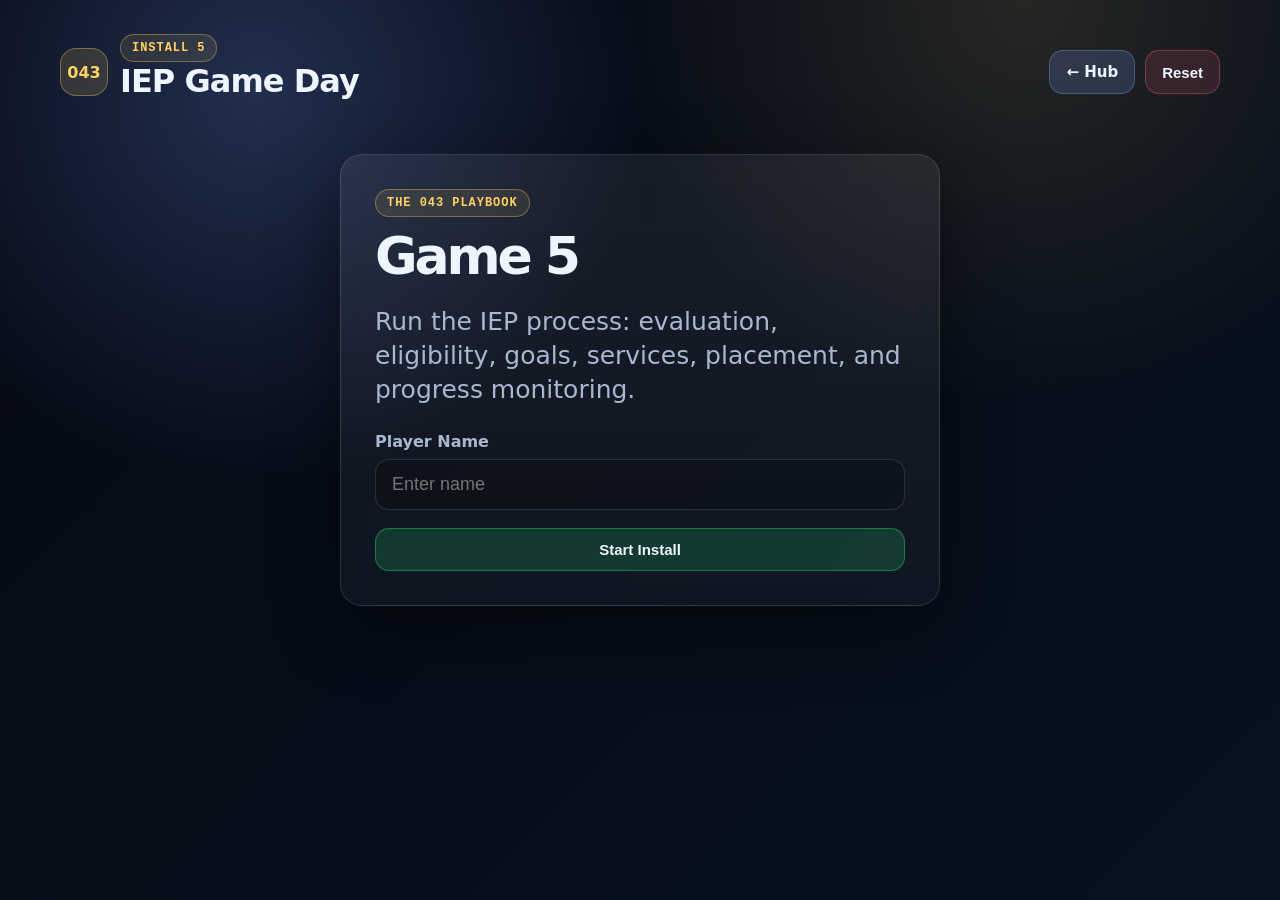
<file: game/game5.html>
<!DOCTYPE html>
<html lang="en">
<head>
  <meta charset="UTF-8" />
  <meta name="viewport" content="width=device-width, initial-scale=1.0" />
  <title>Install 5 - IEP Game Day</title>
  <link rel="stylesheet" href="../styles.css" />
</head>
<body>
  <main class="game-shell">
    <div class="topbar">
      <div class="brand">
        <div class="logo">043</div>
        <div>
          <div class="pill">INSTALL 5</div>
          <h2>IEP Game Day</h2>
        </div>
      </div>
      <div class="top-actions">
        <a class="button-link" href="../index.html">← Hub</a>
        <button class="danger" id="resetBtn" type="button">Reset</button>
      </div>
    </div>

    <section id="nameScreen" class="name-screen">
      <div class="name-card">
        <div class="badge">THE 043 PLAYBOOK</div>
        <h1 style="font-size:52px">Game 5</h1>
        <p class="lead">Run the IEP process: evaluation, eligibility, goals, services, placement, and progress monitoring.</p>
        <label for="studentName">Player Name</label>
        <input id="studentName" placeholder="Enter name" autocomplete="name" />
        <button class="primary" id="startBtn" type="button" style="margin-top:18px;width:100%">Start Install</button>
      </div>
    </section>

    <section id="gamePanel" class="game-panel hidden">
      <div class="score-row">
        <div class="score-box"><span>PLAYER</span><strong id="playerOut">—</strong></div>
        <div class="score-box"><span>QUESTION</span><strong id="qNum">1/25</strong></div>
        <div class="score-box"><span>SCORE</span><strong id="scoreOut">0</strong></div>
        <div class="score-box"><span>ATTEMPTS</span><strong id="attemptsOut">0</strong></div>
        <div class="score-box"><span>TIME</span><strong id="timeOut">0:00</strong></div>
      </div>

      <div class="question-card">
        <div class="domain" id="domainOut">DOMAIN</div>
        <div class="question" id="questionOut">Question text</div>
        <div class="answers" id="answersOut"></div>
        <div class="feedback" id="feedbackOut">Choose the best IEP process answer. Correct-answer explanation stays for 5 seconds before the next rep.</div>
      </div>
    </section>

    <section id="summaryPanel" class="summary-panel hidden">
      <div class="badge">INSTALL COMPLETE</div>
      <h1 style="font-size:54px">Game Film</h1>
      <div class="summary-grid">
        <div class="mini"><span>Score</span><h2 id="finalScore">—</h2></div>
        <div class="mini"><span>Accuracy</span><h2 id="finalAccuracy">—</h2></div>
        <div class="mini"><span>Attempts</span><h2 id="finalAttempts">—</h2></div>
        <div class="mini"><span>Time</span><h2 id="finalTime">—</h2></div>
      </div>
      <button class="primary" id="playAgainBtn" type="button">Run It Back</button>
      <h2 style="margin-top:26px">Missed / Repped Concepts</h2>
      <div id="missedList" class="missed-list"></div>
    </section>
  </main>

<script>
const SCRIPT_URL = "https://script.google.com/macros/s/AKfycbwMYDRlpGHjGNUe_Eil7tJzWJCGz-W_zzz5JL9rI54966IS1mmqtBDn1PtWXp3Uo9Ye/exec";
const EXPLANATION_DELAY_MS = 5000;

const BANK = [{"domain":"Domain II - Evaluation","question":"Before a student can receive special education services, what must the school determine?","answers":["Eligibility","Report card grade","Locker assignment","Class rank"],"correct":"Eligibility","explanation":"The IEP process begins with evaluation and eligibility. A student must qualify before special education services are provided."},{"domain":"Domain II - ETR","question":"Which document summarizes evaluation results and helps determine whether a student qualifies for special education?","answers":["ETR","IEP only","Lesson plan","Attendance sheet"],"correct":"ETR","explanation":"In Ohio, the ETR summarizes evaluation data and eligibility decisions."},{"domain":"Domain II - IEP","question":"Which document lists annual goals, services, accommodations, and placement?","answers":["IEP","ETR only","Grade book","Behavior referral"],"correct":"IEP","explanation":"The IEP is the plan for specially designed instruction, services, accommodations, goals, and placement."},{"domain":"Domain II - Present Levels","question":"What part of the IEP describes the student's current academic and functional performance?","answers":["Present levels","Lunch schedule with the educational team before changing the plan","Class rank after reviewing the relevant student data","Bus route as part of the student's ongoing instructional program"],"correct":"Present levels","explanation":"Present levels describe where the student is now. Goals and services should connect to those needs."},{"domain":"Domain II - Annual Goals","question":"Which IEP goal is best written?","answers":["The student will solve two-step equations with 80% accuracy","The student will improve math","The student will try harder","The student will like school"],"correct":"The student will solve two-step equations with 80% accuracy","explanation":"Measurable goals include a clear skill and a criterion for success."},{"domain":"Domain II - Progress Monitoring","question":"How does a team know whether a student is making progress toward an IEP goal?","answers":["Progress monitoring","Locker checks","Lunch count as part of the student's ongoing instructional program","Final grade only"],"correct":"Progress monitoring","explanation":"Progress monitoring tracks growth toward goals over time."},{"domain":"Domain III - Accommodations","question":"A student receives extended time but completes the same grade-level assessment. This is a:","answers":["Accommodation","Modification","New disability category","Placement change"],"correct":"Accommodation","explanation":"An accommodation changes access, not the learning expectation."},{"domain":"Domain III - Modifications","question":"A student is assigned a different, simplified curriculum than classmates. This is a:","answers":["Modification","Accommodation","Universal screening","Due process after reviewing the relevant student data"],"correct":"Modification","explanation":"A modification changes what the student is expected to learn or demonstrate."},{"domain":"Domain IV - LRE","question":"IEP placement decisions should begin by considering education with nondisabled peers when appropriate. This reflects:","answers":["LRE","FERPA","Summative testing","Retention"],"correct":"LRE","explanation":"LRE means students should be educated with nondisabled peers to the maximum extent appropriate."},{"domain":"Domain II - Services","question":"Speech therapy, occupational therapy, and transportation may appear in an IEP as:","answers":["Related services","Report card comments","Classroom rules","State standards"],"correct":"Related services","explanation":"Related services help a student benefit from special education."},{"domain":"Domain II - Team Members","question":"Who should be involved in developing a student's IEP?","answers":["The IEP team","Only the student","Only the principal","Only one teacher"],"correct":"The IEP team","explanation":"IEPs are developed by a team, including parent participation and required school personnel."},{"domain":"Domain IV - Parent Participation","question":"Parents are invited to IEP meetings because they have the right to:","answers":["Participate in decisions","Choose every grade while monitoring how the student responds","Remove all testing based on the student's documented instructional needs","Hire teachers with the educational team before changing the plan"],"correct":"Participate in decisions","explanation":"Parent participation is a key part of IDEA and the IEP process."},{"domain":"Domain II - Implementation","question":"An accommodation is listed in the IEP. What must school staff do?","answers":["Provide it as written","Use it only sometimes","Wait for the next test","Ignore it if busy"],"correct":"Provide it as written","explanation":"The IEP is a legal plan. Listed accommodations and services must be implemented."},{"domain":"Domain II - Review","question":"An IEP should be reviewed at least:","answers":["Annually","Every ten years","Only in kindergarten","Only after graduation"],"correct":"Annually","explanation":"The IEP must be reviewed at least once per year."},{"domain":"Domain II - Reevaluation","question":"A reevaluation is used to determine continued eligibility and current needs. It generally occurs at least:","answers":["Every three years","Every month","Every week after considering the current classroom evidence","Every grading period"],"correct":"Every three years","explanation":"Reevaluation commonly occurs at least every three years, unless the team and parent agree otherwise."},{"domain":"Domain II - Data","question":"A student is missing an IEP goal. What should the team review first?","answers":["Progress data","Hall passes based on the student's documented instructional needs","Locker number after considering the current classroom evidence","Lunch menu while monitoring how the student responds"],"correct":"Progress data","explanation":"Data tells the team whether instruction, services, or supports need adjustment."},{"domain":"Domain II - Services","question":"Specially designed instruction means instruction is adapted to meet the student's:","answers":["Unique needs","Favorite color","Sports schedule","Locker location"],"correct":"Unique needs","explanation":"Special education is specially designed instruction based on the student's unique disability-related needs."},{"domain":"Domain II - Placement","question":"Placement should be based on the student's:","answers":["IEP needs","Parent income","Teacher preference only","Classroom decorations"],"correct":"IEP needs","explanation":"Placement is determined by the student's IEP needs, not convenience or labels alone."},{"domain":"Domain II - Eligibility","question":"A disability label alone is enough for special education services.","answers":["False","True","Only in high school","Only for reading"],"correct":"False","explanation":"The disability must adversely affect educational performance and require specially designed instruction."},{"domain":"Domain II - Transition","question":"For older students, the IEP should address post-school goals through:","answers":["Transition planning","Locker cleanout as part of the student's ongoing instructional program","Field day based on the student's documented instructional needs","Lunch choice after considering the current classroom evidence"],"correct":"Transition planning","explanation":"Transition planning connects school services to post-school education, employment, and independent living goals."},{"domain":"Domain III - Assistive Technology","question":"If technology helps a student access learning or communicate, it may be included in the IEP as:","answers":["Assistive technology","A punishment","A grade change","A school rule"],"correct":"Assistive technology","explanation":"Assistive technology can support access, communication, writing, reading, or independence."},{"domain":"Domain III - Behavior","question":"If behavior interferes with learning, the IEP team should consider:","answers":["Positive behavior supports","Ignoring all behavior","Removing all goals","Only detention with the educational team before changing the plan"],"correct":"Positive behavior supports","explanation":"IEP teams should consider positive behavioral interventions and supports when behavior affects learning."},{"domain":"Domain II - Prior Written Notice","question":"When a school proposes or refuses a major special education action, parents should receive:","answers":["Prior written notice","A lunch pass while monitoring how the student responds","A report card only","A hall pass with the educational team before changing the plan"],"correct":"Prior written notice","explanation":"Prior written notice informs parents about proposed or refused special education actions."},{"domain":"Domain IV - Procedural Safeguards","question":"Procedural safeguards explain parents' rights in the special education process. They are connected to:","answers":["IDEA","Locker rules","Athletic policy","Dress code"],"correct":"IDEA","explanation":"Procedural safeguards are parent rights under IDEA."},{"domain":"Domain II - IEP Alignment","question":"IEP services should connect directly to the student's:","answers":["Identified needs and goals","Favorite teacher","Bus number","Classroom theme"],"correct":"Identified needs and goals","explanation":"IEP services should be based on evaluation data, present levels, needs, and measurable goals."}];

const $=id=>document.getElementById(id);
function shuffle(a){const x=[...a];for(let i=x.length-1;i>0;i--){const j=Math.floor(Math.random()*(i+1));[x[i],x[j]]=[x[j],x[i]];}return x;}
let order=[],currentIndex=0,currentQuestion=null,score=0,attempts=0,startTime=0,timerId=null,missed=[],questionResults=[],currentWrong=[],currentAttempts=0,locked=false,player="";

function startGame(){
  player=$("studentName").value.trim();
  if(!player){alert("Enter a player name first.");return;}
  order=shuffle(BANK.map((_,i)=>i)); currentIndex=0; score=0; attempts=0; missed=[]; questionResults=[]; locked=false;
  startTime=Date.now(); $("nameScreen").classList.add("hidden"); $("summaryPanel").classList.add("hidden"); $("gamePanel").classList.remove("hidden");
  $("playerOut").textContent=player; clearInterval(timerId); timerId=setInterval(updateTime,1000); updateTime(); renderQuestion();
}
function updateTime(){const s=Math.floor((Date.now()-startTime)/1000);$("timeOut").textContent=`${Math.floor(s/60)}:${String(s%60).padStart(2,"0")}`;}
function renderQuestion(){
  locked=false; currentWrong=[]; currentAttempts=0; currentQuestion=BANK[order[currentIndex]];
  $("qNum").textContent=`${currentIndex+1}/${order.length}`;
  $("scoreOut").textContent=score; $("attemptsOut").textContent=attempts;
  $("domainOut").textContent=currentQuestion.domain; $("questionOut").textContent=currentQuestion.question;
  $("feedbackOut").innerHTML="Choose the <strong>best</strong> answer. Your first response is recorded for game-film analysis; if you miss it, correct it before advancing.";
  const box=$("answersOut"); box.innerHTML="";
  shuffle(currentQuestion.answers).forEach(ans=>{
    const btn=document.createElement("button"); btn.type="button"; btn.className="answer-btn"; btn.textContent=ans;
    btn.onclick=()=>chooseAnswer(ans,btn); box.appendChild(btn);
  });
}
function chooseAnswer(ans,btn){
  if(locked||btn.disabled)return;
  attempts++; currentAttempts++; $("attemptsOut").textContent=attempts;
  const firstTry=currentAttempts===1;
  if(ans===currentQuestion.correct){
    locked=true; score++; $("scoreOut").textContent=score; btn.classList.add("correct");
    questionResults.push({domain:currentQuestion.domain,question:currentQuestion.question,correct:currentQuestion.correct,attemptsForQuestion:currentAttempts,firstTryCorrect:firstTry,wrongAnswers:[...currentWrong]});
    document.querySelectorAll(".answer-btn").forEach(b=>b.disabled=true);
    $("feedbackOut").innerHTML=`<strong>Correct.</strong><br>${currentQuestion.explanation}<br><br><em>Next rep in 5 seconds...</em>`;
    setTimeout(nextQuestion,EXPLANATION_DELAY_MS);
  }else{
    btn.classList.add("wrong"); btn.disabled=true; currentWrong.push(ans);
    missed.push({question:currentQuestion.question,selected:ans,correct:currentQuestion.correct,explanation:currentQuestion.explanation,domain:currentQuestion.domain});
    const hint=currentAttempts===1
      ? "Re-read the stem and identify what the question is actually asking you to decide. Eliminate choices that solve a different problem."
      : "Compare the remaining choices by procedure, student need, and least-intrusive appropriate action. Do not choose by answer length.";
    $("feedbackOut").innerHTML=`<strong>Not quite.</strong><br>${hint}<br><br><em>Your first-attempt result is already preserved. Correct the rep to continue.</em>`;
  }
}
function nextQuestion(){currentIndex++;currentIndex>=order.length?endGame():renderQuestion();}
function endGame(){
  clearInterval(timerId); const elapsed=Date.now()-startTime;
  const firstTry=questionResults.filter(r=>r.firstTryCorrect).length;
  const firstPct=Math.round(firstTry/order.length*100);
  $("gamePanel").classList.add("hidden"); $("summaryPanel").classList.remove("hidden");
  $("finalScore").textContent=`${score}/${order.length}`;
  $("finalAccuracy").textContent=`${firstPct}% first try`;
  $("finalAttempts").textContent=attempts; $("finalTime").textContent=$("timeOut").textContent;
  const list=$("missedList"); list.innerHTML="";
  if(!missed.length) list.innerHTML="<p>No missed reps. Clean run.</p>";
  else{
    const seen=new Set();
    missed.forEach(m=>{if(seen.has(m.question))return;seen.add(m.question);const d=document.createElement("div");d.className="missed-item";d.innerHTML=`<strong>${m.domain}</strong><br>${m.question}<br><small>Correct: ${m.correct}</small>`;list.appendChild(d);});
  }
  sendResults(elapsed,firstTry,firstPct);
}
function sendResults(elapsed,firstTry,firstPct){
  if(!SCRIPT_URL)return;
  const payload={player,game:"Game 5 - IEP Game Day",score:firstTry,total:order.length,masteryScore:score,attempts,accuracy:firstPct,elapsedSeconds:Math.round(elapsed/1000),missedCount:missed.length,missedItems:missed,questionResults,timestamp:new Date().toISOString()};
  try{fetch(SCRIPT_URL,{method:"POST",mode:"no-cors",headers:{"Content-Type":"text/plain;charset=utf-8"},body:JSON.stringify(payload)});}catch(e){}
}
function resetRun(){
  clearInterval(timerId); locked=true; currentIndex=0;score=0;attempts=0;missed=[];questionResults=[];currentWrong=[];currentAttempts=0;
  $("gamePanel").classList.add("hidden");$("summaryPanel").classList.add("hidden");$("nameScreen").classList.remove("hidden");
  $("scoreOut").textContent="0";$("attemptsOut").textContent="0";$("timeOut").textContent="0:00";$("studentName").focus();
}
$("startBtn").addEventListener("click",startGame);
$("studentName").addEventListener("keydown",e=>{if(e.key==="Enter")startGame();});
$("resetBtn").addEventListener("click",()=>{if(confirm("Reset this run? Current unsent progress will be cleared."))resetRun();});
$("playAgainBtn").addEventListener("click",resetRun);
</script>
</body>
</html>
</file>
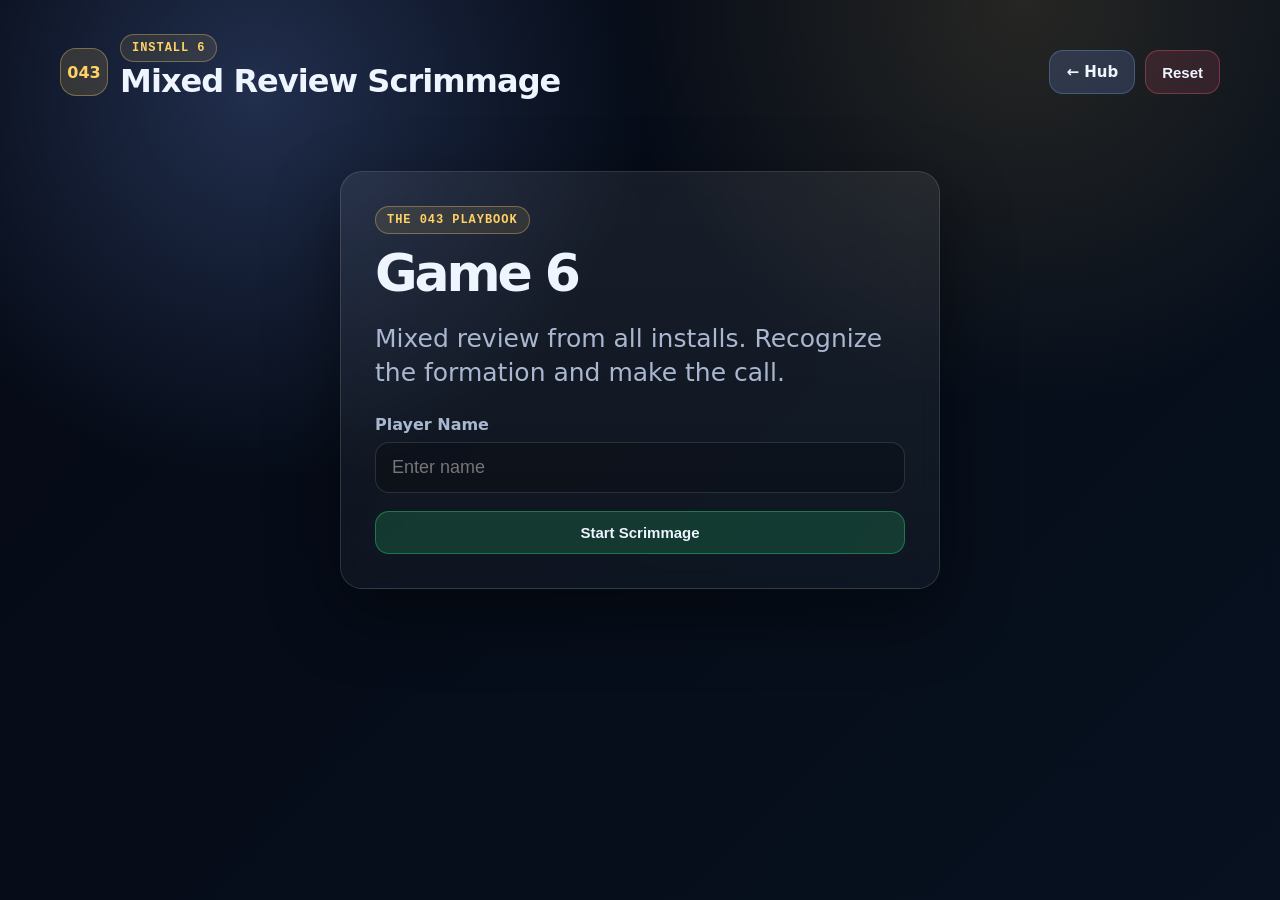
<file: game/game6.html>
<!DOCTYPE html>
<html lang="en">
<head>
  <meta charset="UTF-8" />
  <meta name="viewport" content="width=device-width, initial-scale=1.0" />
  <title>Install 6 - Mixed Review Scrimmage</title>
  <link rel="stylesheet" href="../styles.css" />
</head>
<body>
  <main class="game-shell">
    <div class="topbar">
      <div class="brand">
        <div class="logo">043</div>
        <div>
          <div class="pill">INSTALL 6</div>
          <h2>Mixed Review Scrimmage</h2>
        </div>
      </div>
      <div class="top-actions">
        <a class="button-link" href="../index.html">← Hub</a>
        <button class="danger" id="resetBtn" type="button">Reset</button>
      </div>
    </div>

    <section id="nameScreen" class="name-screen">
      <div class="name-card">
        <div class="badge">THE 043 PLAYBOOK</div>
        <h1 style="font-size:52px">Game 6</h1>
        <p class="lead">Mixed review from all installs. Recognize the formation and make the call.</p>
        <label for="studentName">Player Name</label>
        <input id="studentName" placeholder="Enter name" autocomplete="name" />
        <button class="primary" id="startBtn" type="button" style="margin-top:18px;width:100%">Start Scrimmage</button>
      </div>
    </section>

    <section id="gamePanel" class="game-panel hidden">
      <div class="score-row">
        <div class="score-box"><span>PLAYER</span><strong id="playerOut">—</strong></div>
        <div class="score-box"><span>QUESTION</span><strong id="qNum">1/50</strong></div>
        <div class="score-box"><span>SCORE</span><strong id="scoreOut">0</strong></div>
        <div class="score-box"><span>ATTEMPTS</span><strong id="attemptsOut">0</strong></div>
        <div class="score-box"><span>TIME</span><strong id="timeOut">0:00</strong></div>
      </div>

      <div class="question-card">
        <div class="domain" id="domainOut">DOMAIN</div>
        <div class="question" id="questionOut">Question text</div>
        <div class="answers" id="answersOut"></div>
        <div class="feedback" id="feedbackOut">Choose the best answer. Correct-answer explanation stays for 5 seconds before the next rep.</div>
      </div>
    </section>

    <section id="summaryPanel" class="summary-panel hidden">
      <div class="badge">SCRIMMAGE COMPLETE</div>
      <h1 style="font-size:54px">Game Film</h1>
      <div class="summary-grid">
        <div class="mini"><span>Score</span><h2 id="finalScore">—</h2></div>
        <div class="mini"><span>Accuracy</span><h2 id="finalAccuracy">—</h2></div>
        <div class="mini"><span>Attempts</span><h2 id="finalAttempts">—</h2></div>
        <div class="mini"><span>Time</span><h2 id="finalTime">—</h2></div>
      </div>
      <button class="primary" id="playAgainBtn" type="button">Run It Back</button>
      <h2 style="margin-top:26px">Missed / Repped Concepts</h2>
      <div id="missedList" class="missed-list"></div>
    </section>
  </main>

<script>
const SCRIPT_URL = "https://script.google.com/macros/s/AKfycbwMYDRlpGHjGNUe_Eil7tJzWJCGz-W_zzz5JL9rI54966IS1mmqtBDn1PtWXp3Uo9Ye/exec";
const EXPLANATION_DELAY_MS = 5000;

const BANK = [{"domain":"Rules - FERPA","question":"A parent asks to inspect educational records. Which law is most directly connected?","answers":["FERPA","LRE","FBA","BIP"],"correct":"FERPA","explanation":"Records and privacy point to FERPA."},{"domain":"Rules - LRE","question":"A student should learn with nondisabled peers to the maximum extent appropriate. Which principle is this?","answers":["LRE","FERPA","Progress monitoring","Transition"],"correct":"LRE","explanation":"LRE means least restrictive environment."},{"domain":"Rules - 504","question":"A student does not qualify for an IEP but needs access supports because of a disability. What plan may apply?","answers":["Section 504 plan","BIP only with the educational team before changing the plan","ETR only while monitoring how the student responds","Report card"],"correct":"Section 504 plan","explanation":"504 provides access and nondiscrimination supports."},{"domain":"Rules - IDEA","question":"Which law is most connected to IEPs, FAPE, eligibility, and procedural safeguards?","answers":["IDEA","FERPA","Copyright law","Athletic code"],"correct":"IDEA","explanation":"IDEA is the special education law."},{"domain":"Rules - FAPE","question":"Eligible students with disabilities are entitled to a free appropriate public education. This is called:","answers":["FAPE","FBA","AAC","UDL"],"correct":"FAPE","explanation":"FAPE means free appropriate public education."},{"domain":"Student Clues - SLD","question":"A student has average ability but major difficulty with decoding and spelling. Which category is most likely?","answers":["Specific learning disability","Orthopedic impairment","Visual impairment","Deaf-blindness with the educational team before changing the plan"],"correct":"Specific learning disability","explanation":"Average ability plus academic skill weakness often points to SLD."},{"domain":"Student Clues - ASD","question":"A student struggles with social communication, restricted interests, and schedule changes. Which category is most likely?","answers":["Autism spectrum disorder","Speech sound disorder only","Orthopedic impairment","Hearing impairment with the educational team before changing the plan"],"correct":"Autism spectrum disorder","explanation":"Social communication differences and need for routine are ASD clues."},{"domain":"Student Clues - OHI","question":"A student with ADHD has limited alertness and attention that affects school performance. Which category may apply?","answers":["Other health impairment","Visual impairment with the educational team before changing the plan","Deaf-blindness after reviewing the relevant student data","Orthopedic impairment only"],"correct":"Other health impairment","explanation":"ADHD may qualify under OHI when it affects educational performance."},{"domain":"Student Clues - ID","question":"A student has significant limitations in intellectual functioning and adaptive behavior. Which category is most likely?","answers":["Intellectual disability","Specific learning disability","Speech impairment only","Hearing impairment only"],"correct":"Intellectual disability","explanation":"ID involves intellectual functioning and adaptive behavior limitations."},{"domain":"Student Clues - ED","question":"Long-term anxiety, poor relationships, and emotional responses interfere with learning. Which area may be suspected?","answers":["Emotional disturbance","Visual impairment","Orthopedic impairment","Speech sound issue only"],"correct":"Emotional disturbance","explanation":"Ongoing emotional/behavioral characteristics affecting learning may suggest ED."},{"domain":"First Move - Referral","question":"A teacher says a student is struggling and wants an IEP immediately. What should happen first?","answers":["Review data and follow referral steps","Write goals today after considering the current classroom evidence","Change placement now","Stop interventions as part of the student's ongoing instructional program"],"correct":"Review data and follow referral steps","explanation":"Eligibility and evaluation come before an IEP."},{"domain":"First Move - Progress","question":"A student is not making progress toward an IEP goal. What should be reviewed first?","answers":["Progress data","Locker number after reviewing the relevant student data","Lunch menu as part of the student's ongoing instructional program","Class decorations"],"correct":"Progress data","explanation":"Progress data tells whether instruction or supports need adjustment."},{"domain":"First Move - Parent Concern","question":"A parent says an IEP accommodation is not being provided. What should be checked first?","answers":["IEP and implementation","Class rank","Sports eligibility","Bus route"],"correct":"IEP and implementation","explanation":"If it is in the IEP, verify the requirement and whether it is being implemented."},{"domain":"First Move - Confidentiality","question":"A staff member who does not teach a student asks to see disability information. What should happen first?","answers":["Check educational need","Share the file","Post the plan based on the student's documented instructional needs","Ask classmates"],"correct":"Check educational need","explanation":"Share confidential information only with legitimate educational interest."},{"domain":"First Move - AAC","question":"A student using an AAC device takes extra time to answer. What should the teacher do first?","answers":["Provide wait time","Answer for him","Skip him with the educational team before changing the plan","Require speech only"],"correct":"Provide wait time","explanation":"AAC is communication. Provide time and include the student."},{"domain":"Behavior - Function","question":"A student refuses work every time writing starts. What should the team look for?","answers":["Function of the behavior","A new grade level after considering the current classroom evidence","A harsher rule based on the student's documented instructional needs","A new locker while monitoring how the student responds"],"correct":"Function of the behavior","explanation":"Repeated behavior patterns should be understood by function."},{"domain":"Behavior - FBA","question":"A team wants to know why a student throws materials during math. What should they conduct?","answers":["Functional Behavior Assessment","Final exam","Vision screening only","Attendance audit"],"correct":"Functional Behavior Assessment","explanation":"An FBA identifies why a behavior is occurring."},{"domain":"Behavior - BIP","question":"After an FBA identifies why a behavior happens, what plan is developed?","answers":["Behavior Intervention Plan","Report card","Seating chart only","Lunch plan as part of the student's ongoing instructional program"],"correct":"Behavior Intervention Plan","explanation":"A BIP uses FBA results to teach and support replacement behavior."},{"domain":"Behavior - Replacement","question":"A student yells when work is too hard. Which replacement behavior should be taught?","answers":["Ask for help or a break","Rip the paper quietly","Leave without permission","Wait to be removed as part of the student's ongoing instructional program"],"correct":"Ask for help or a break","explanation":"Replacement behavior should meet the same need appropriately."},{"domain":"Behavior - Safety","question":"A student begins throwing chairs near classmates. What is the first priority?","answers":["Safety","Finishing the worksheet","Taking attendance","Giving a quiz"],"correct":"Safety","explanation":"When there is danger, safety comes first."},{"domain":"IEP - ETR","question":"Which document summarizes evaluation data and eligibility decisions in Ohio?","answers":["ETR","IEP only","Lesson plan","Grade book"],"correct":"ETR","explanation":"The ETR summarizes evaluation results and eligibility."},{"domain":"IEP - Plan","question":"Which document lists goals, services, accommodations, and placement?","answers":["IEP","ETR only","Attendance sheet","Report card"],"correct":"IEP","explanation":"The IEP is the service and goal plan."},{"domain":"IEP - Present Levels","question":"What section describes the student's current academic and functional performance?","answers":["Present levels","Lunch schedule","Bus route based on the student's documented instructional needs","Class rank after considering the current classroom evidence"],"correct":"Present levels","explanation":"Present levels describe where the student is now."},{"domain":"IEP - Goals","question":"Which goal is measurable?","answers":["The student will solve two-step equations with 80% accuracy","The student will improve math based on the student's documented instructional needs","The student will try harder with the educational team before changing the plan","The student will like school while monitoring how the student responds"],"correct":"The student will solve two-step equations with 80% accuracy","explanation":"Measurable goals include a clear skill and success criterion."},{"domain":"IEP - Review","question":"An IEP should be reviewed at least:","answers":["Annually","Every ten years","Only after graduation","Only once"],"correct":"Annually","explanation":"IEPs are reviewed at least once each year."},{"domain":"Access - Accommodation","question":"Extended time on the same grade-level assessment is a:","answers":["Accommodation","Modification","Placement change","Disability category"],"correct":"Accommodation","explanation":"Accommodations change access, not expectations."},{"domain":"Access - Modification","question":"A student is assigned a simplified curriculum with different expectations. This is a:","answers":["Modification","Accommodation","FERPA request","Universal screening"],"correct":"Modification","explanation":"Modifications change what the student is expected to learn or show."},{"domain":"Access - AT","question":"Technology that helps a student communicate or access learning may be listed as:","answers":["Assistive technology","A punishment while monitoring how the student responds","A grade change based on the student's documented instructional needs","A transition warning after considering the current classroom evidence"],"correct":"Assistive technology","explanation":"AT supports access, communication, writing, reading, or independence."},{"domain":"Access - Visual Supports","question":"A student with autism struggles when the schedule changes. Which support helps?","answers":["Visual schedule","Surprise changes","Public correction","No warning"],"correct":"Visual schedule","explanation":"Visual schedules and warnings support transitions and predictability."},{"domain":"Access - Writing","question":"A student has good ideas but cannot organize a paragraph. Which support helps first?","answers":["Graphic organizer","Longer essay","No writing","Lower all standards"],"correct":"Graphic organizer","explanation":"Graphic organizers support writing organization."},{"domain":"Instruction - Decoding","question":"A student cannot sound out unfamiliar words. What instruction should be targeted?","answers":["Phonics and decoding","Essay writing based on the student's documented instructional needs","Locker organization after considering the current classroom evidence","Peer discussion only"],"correct":"Phonics and decoding","explanation":"Difficulty sounding out words points to decoding and phonics."},{"domain":"Instruction - Comprehension","question":"A student reads words correctly but cannot explain the meaning. What should be targeted?","answers":["Comprehension strategies","Letter formation only after reviewing the relevant student data","Gross motor skills as part of the student's ongoing instructional program","Attendance after considering the current classroom evidence"],"correct":"Comprehension strategies","explanation":"Accurate reading with poor understanding points to comprehension."},{"domain":"Instruction - Working Memory","question":"A student forgets multi-step directions. Which support is best?","answers":["Chunk directions","Give longer directions","Remove all support","Punish forgetting"],"correct":"Chunk directions","explanation":"Chunking reduces memory load."},{"domain":"Instruction - UDL","question":"A teacher provides audio, visuals, text, and hands-on options for the same concept. This reflects:","answers":["Universal Design for Learning","Suspension policy","Due process only","Retention while monitoring how the student responds"],"correct":"Universal Design for Learning","explanation":"UDL offers multiple ways to access and show learning."},{"domain":"Instruction - Least Prompt","question":"A student succeeds with a brief visual cue. What prompt should be used?","answers":["Least intrusive support","Full assistance every time","No feedback as part of the student's ongoing instructional program","Removal from task"],"correct":"Least intrusive support","explanation":"Use the support that helps while building independence."},{"domain":"Professional Practice - Collaboration","question":"A general education teacher says an accommodation is inconvenient. What should happen first?","answers":["Review IEP responsibility","Remove the accommodation after considering the current classroom evidence","Ignore the teacher while monitoring how the student responds","Ask student to waive it based on the student's documented instructional needs"],"correct":"Review IEP responsibility","explanation":"If it is in the IEP, it must be implemented."},{"domain":"Professional Practice - Parent Rights","question":"A parent disagrees with evaluation results. What should the school explain?","answers":["Procedural safeguards","Lunch policy","Dress code","Bus rules"],"correct":"Procedural safeguards","explanation":"Procedural safeguards explain parent rights under IDEA."},{"domain":"Professional Practice - PWN","question":"When a school proposes or refuses a major special education action, parents receive:","answers":["Prior written notice","A lunch pass","A hall pass after reviewing the relevant student data","A seating chart"],"correct":"Prior written notice","explanation":"Prior written notice explains proposed or refused special education actions."},{"domain":"Professional Practice - Team","question":"IEPs are developed by:","answers":["The IEP team","Only one teacher","Only the student","Only the principal"],"correct":"The IEP team","explanation":"IEP development requires a team, including parent participation."},{"domain":"Professional Practice - Services","question":"Speech therapy or OT may appear in an IEP as:","answers":["Related services","State standards based on the student's documented instructional needs","Report card comments","Classroom rules after considering the current classroom evidence"],"correct":"Related services","explanation":"Related services help the student benefit from special education."},{"domain":"Transition - Planning","question":"An older student is unsure about work or training after graduation. What should the IEP address?","answers":["Transition planning","Lunch seating","Locker cleanout","Field day"],"correct":"Transition planning","explanation":"Transition planning connects school to post-school goals."},{"domain":"Transition - Interests","question":"Transition planning should begin by considering the student's:","answers":["Strengths and interests","Favorite hallway","Bus number while monitoring how the student responds","Locker color"],"correct":"Strengths and interests","explanation":"Transition planning is based on strengths, preferences, interests, and needs."},{"domain":"Self-Advocacy","question":"A student does not know how to ask for approved help. What should be taught?","answers":["Self-advocacy skills","Avoidance after considering the current classroom evidence","Dependency as part of the student's ongoing instructional program","Test answers"],"correct":"Self-advocacy skills","explanation":"Students need to learn how and when to use supports appropriately."},{"domain":"Adaptive Behavior","question":"A student struggles with daily routines and independence across settings. This describes:","answers":["Adaptive behavior","Phonemic awareness","Articulation only after reviewing the relevant student data","Visual acuity as part of the student's ongoing instructional program"],"correct":"Adaptive behavior","explanation":"Adaptive behavior includes daily living and independence skills."},{"domain":"Placement","question":"Placement decisions should be based on:","answers":["IEP needs","Convenience","Disability label only","Classroom decorations"],"correct":"IEP needs","explanation":"Placement is based on the student's needs and services in the IEP."},{"domain":"Behavior - Reinforcement","question":"A student earns points for completing work and trades them for computer time. This is:","answers":["Token reinforcement","Due process while monitoring how the student responds","Reevaluation","A modification"],"correct":"Token reinforcement","explanation":"Tokens or points can reinforce desired behavior."},{"domain":"Behavior - Antecedent","question":"A student argues after every unannounced quiz. The quiz is likely the:","answers":["Antecedent","Replacement behavior","Reinforcer","IEP goal after considering the current classroom evidence"],"correct":"Antecedent","explanation":"The antecedent is what happens before the behavior."},{"domain":"Behavior - Escape","question":"A student puts his head down whenever difficult math appears. The likely function is:","answers":["Escape from work","Peer leadership while monitoring how the student responds","Access to food with the educational team before changing the plan","Visual impairment"],"correct":"Escape from work","explanation":"Avoiding difficult work often points to escape function."},{"domain":"Behavior - Attention","question":"A student jokes during quiet work and smiles when peers laugh. The likely function is:","answers":["Peer attention","Reading access","Fine motor need","Hearing access"],"correct":"Peer attention","explanation":"Peer laughter may reinforce the behavior."},{"domain":"Behavior - De-escalation","question":"A student is upset but no one is in danger. What is the best first response?","answers":["Calm redirect","Argue publicly","Call police","Crowd the desk"],"correct":"Calm redirect","explanation":"Use a calm, least intrusive response when there is no immediate danger."}];

const $=id=>document.getElementById(id);
function shuffle(a){const x=[...a];for(let i=x.length-1;i>0;i--){const j=Math.floor(Math.random()*(i+1));[x[i],x[j]]=[x[j],x[i]];}return x;}
let order=[],currentIndex=0,currentQuestion=null,score=0,attempts=0,startTime=0,timerId=null,missed=[],questionResults=[],currentWrong=[],currentAttempts=0,locked=false,player="";

function startGame(){
  player=$("studentName").value.trim();
  if(!player){alert("Enter a player name first.");return;}
  order=shuffle(BANK.map((_,i)=>i)); currentIndex=0; score=0; attempts=0; missed=[]; questionResults=[]; locked=false;
  startTime=Date.now(); $("nameScreen").classList.add("hidden"); $("summaryPanel").classList.add("hidden"); $("gamePanel").classList.remove("hidden");
  $("playerOut").textContent=player; clearInterval(timerId); timerId=setInterval(updateTime,1000); updateTime(); renderQuestion();
}
function updateTime(){const s=Math.floor((Date.now()-startTime)/1000);$("timeOut").textContent=`${Math.floor(s/60)}:${String(s%60).padStart(2,"0")}`;}
function renderQuestion(){
  locked=false; currentWrong=[]; currentAttempts=0; currentQuestion=BANK[order[currentIndex]];
  $("qNum").textContent=`${currentIndex+1}/${order.length}`;
  $("scoreOut").textContent=score; $("attemptsOut").textContent=attempts;
  $("domainOut").textContent=currentQuestion.domain; $("questionOut").textContent=currentQuestion.question;
  $("feedbackOut").innerHTML="Choose the <strong>best</strong> answer. Your first response is recorded for game-film analysis; if you miss it, correct it before advancing.";
  const box=$("answersOut"); box.innerHTML="";
  shuffle(currentQuestion.answers).forEach(ans=>{
    const btn=document.createElement("button"); btn.type="button"; btn.className="answer-btn"; btn.textContent=ans;
    btn.onclick=()=>chooseAnswer(ans,btn); box.appendChild(btn);
  });
}
function chooseAnswer(ans,btn){
  if(locked||btn.disabled)return;
  attempts++; currentAttempts++; $("attemptsOut").textContent=attempts;
  const firstTry=currentAttempts===1;
  if(ans===currentQuestion.correct){
    locked=true; score++; $("scoreOut").textContent=score; btn.classList.add("correct");
    questionResults.push({domain:currentQuestion.domain,question:currentQuestion.question,correct:currentQuestion.correct,attemptsForQuestion:currentAttempts,firstTryCorrect:firstTry,wrongAnswers:[...currentWrong]});
    document.querySelectorAll(".answer-btn").forEach(b=>b.disabled=true);
    $("feedbackOut").innerHTML=`<strong>Correct.</strong><br>${currentQuestion.explanation}<br><br><em>Next rep in 5 seconds...</em>`;
    setTimeout(nextQuestion,EXPLANATION_DELAY_MS);
  }else{
    btn.classList.add("wrong"); btn.disabled=true; currentWrong.push(ans);
    missed.push({question:currentQuestion.question,selected:ans,correct:currentQuestion.correct,explanation:currentQuestion.explanation,domain:currentQuestion.domain});
    const hint=currentAttempts===1
      ? "Re-read the stem and identify what the question is actually asking you to decide. Eliminate choices that solve a different problem."
      : "Compare the remaining choices by procedure, student need, and least-intrusive appropriate action. Do not choose by answer length.";
    $("feedbackOut").innerHTML=`<strong>Not quite.</strong><br>${hint}<br><br><em>Your first-attempt result is already preserved. Correct the rep to continue.</em>`;
  }
}
function nextQuestion(){currentIndex++;currentIndex>=order.length?endGame():renderQuestion();}
function endGame(){
  clearInterval(timerId); const elapsed=Date.now()-startTime;
  const firstTry=questionResults.filter(r=>r.firstTryCorrect).length;
  const firstPct=Math.round(firstTry/order.length*100);
  $("gamePanel").classList.add("hidden"); $("summaryPanel").classList.remove("hidden");
  $("finalScore").textContent=`${score}/${order.length}`;
  $("finalAccuracy").textContent=`${firstPct}% first try`;
  $("finalAttempts").textContent=attempts; $("finalTime").textContent=$("timeOut").textContent;
  const list=$("missedList"); list.innerHTML="";
  if(!missed.length) list.innerHTML="<p>No missed reps. Clean run.</p>";
  else{
    const seen=new Set();
    missed.forEach(m=>{if(seen.has(m.question))return;seen.add(m.question);const d=document.createElement("div");d.className="missed-item";d.innerHTML=`<strong>${m.domain}</strong><br>${m.question}<br><small>Correct: ${m.correct}</small>`;list.appendChild(d);});
  }
  sendResults(elapsed,firstTry,firstPct);
}
function sendResults(elapsed,firstTry,firstPct){
  if(!SCRIPT_URL)return;
  const payload={player,game:"Game 6 - Mixed Review Scrimmage",score:firstTry,total:order.length,masteryScore:score,attempts,accuracy:firstPct,elapsedSeconds:Math.round(elapsed/1000),missedCount:missed.length,missedItems:missed,questionResults,timestamp:new Date().toISOString()};
  try{fetch(SCRIPT_URL,{method:"POST",mode:"no-cors",headers:{"Content-Type":"text/plain;charset=utf-8"},body:JSON.stringify(payload)});}catch(e){}
}
function resetRun(){
  clearInterval(timerId); locked=true; currentIndex=0;score=0;attempts=0;missed=[];questionResults=[];currentWrong=[];currentAttempts=0;
  $("gamePanel").classList.add("hidden");$("summaryPanel").classList.add("hidden");$("nameScreen").classList.remove("hidden");
  $("scoreOut").textContent="0";$("attemptsOut").textContent="0";$("timeOut").textContent="0:00";$("studentName").focus();
}
$("startBtn").addEventListener("click",startGame);
$("studentName").addEventListener("keydown",e=>{if(e.key==="Enter")startGame();});
$("resetBtn").addEventListener("click",()=>{if(confirm("Reset this run? Current unsent progress will be cleared."))resetRun();});
$("playAgainBtn").addEventListener("click",resetRun);
</script>
</body>
</html>
</file>
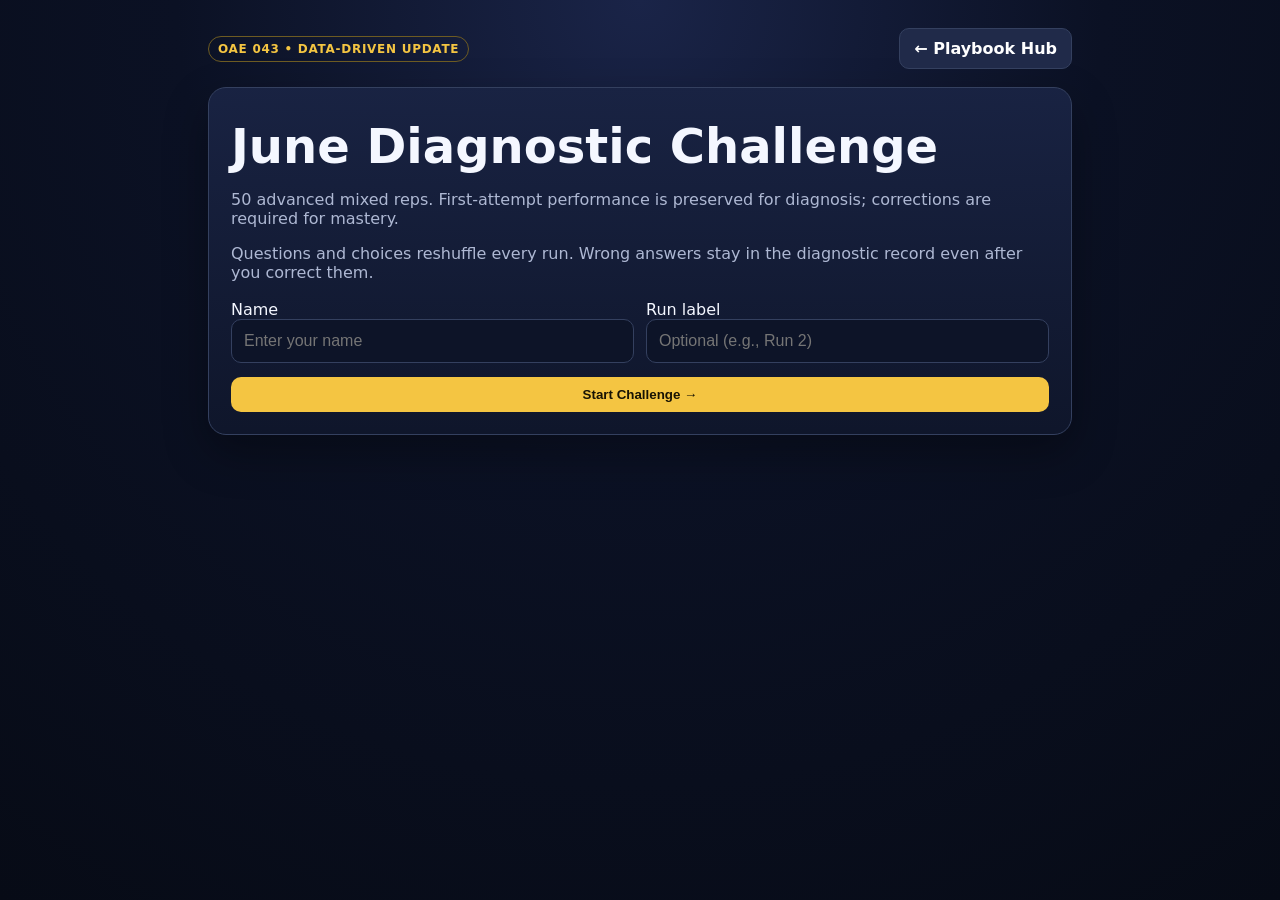
<file: game/game7.html>
<!doctype html>
<html lang="en">
<head>
<meta charset="utf-8"><meta name="viewport" content="width=device-width,initial-scale=1">
<title>043 Playbook | Data-Driven Challenge</title>
<style>
:root{--bg:#090f20;--panel:#141c36;--panel2:#1a2445;--text:#f4f7ff;--muted:#aeb8d3;--gold:#f4c542;--green:#22c983;--red:#ef5b67;--line:#34405f}
*{box-sizing:border-box}body{margin:0;font-family:Inter,system-ui,-apple-system,Segoe UI,Arial,sans-serif;background:radial-gradient(circle at top,#1a2448 0,#0b1124 42%,#070b16 100%);color:var(--text);min-height:100vh}.wrap{max-width:900px;margin:auto;padding:28px 18px 60px}.top{display:flex;justify-content:space-between;gap:12px;align-items:center;margin-bottom:18px}.badge{display:inline-block;color:var(--gold);border:1px solid #6d5b22;border-radius:999px;padding:5px 9px;font-size:12px;font-weight:800;letter-spacing:.06em}.btn{border:1px solid var(--line);background:#202a49;color:#fff;border-radius:10px;padding:10px 14px;font-weight:800;cursor:pointer;text-decoration:none}.btn:hover{filter:brightness(1.12)}.danger{border-color:#70333a}.card{background:linear-gradient(180deg,rgba(25,35,67,.97),rgba(15,22,43,.98));border:1px solid var(--line);border-radius:18px;padding:22px;box-shadow:0 18px 45px #0005}h1{font-size:clamp(30px,5vw,48px);margin:8px 0}h2{margin:4px 0 12px}.sub,.muted{color:var(--muted)}.start-grid{display:grid;grid-template-columns:1fr 1fr;gap:12px;margin-top:18px}.start-grid input{width:100%;background:#0d1428;border:1px solid var(--line);color:#fff;padding:12px;border-radius:10px;font-size:16px}.primary{background:var(--gold);color:#171304;border:0}.full{width:100%;margin-top:14px}.hidden{display:none!important}.status{display:flex;gap:8px;flex-wrap:wrap;margin:14px 0}.pill{font-size:13px;background:#0c1327;border:1px solid var(--line);border-radius:999px;padding:7px 10px}.progress{height:9px;background:#080d19;border-radius:999px;overflow:hidden;border:1px solid #28324c}.bar{height:100%;width:0;background:linear-gradient(90deg,#f4c542,#f0a62f);transition:.25s}.question{font-size:22px;line-height:1.4;margin:20px 0}.answers{display:grid;gap:10px}.answer{width:100%;text-align:left;background:#121a32;color:#fff;border:1px solid #3a4668;border-radius:12px;padding:14px 16px;font-size:16px;line-height:1.35;cursor:pointer}.answer:hover:not(:disabled){border-color:#7c8db8;background:#17213f}.answer.wrong{background:#3b1720;border-color:var(--red);opacity:.78}.answer.correct{background:#123b2c;border-color:var(--green)}.answer:disabled{cursor:default}.feedback{margin-top:16px;padding:14px;border-radius:12px;background:#0d1428;border:1px solid var(--line);line-height:1.45}.feedback.bad{border-color:#7a343d}.feedback.good{border-color:#267153}.explanation{color:#dce5ff;margin-top:8px}.summary-grid{display:grid;grid-template-columns:repeat(4,1fr);gap:10px;margin:18px 0}.metric{background:#0c1327;border:1px solid var(--line);padding:14px;border-radius:12px;text-align:center}.metric b{display:block;font-size:24px;color:var(--gold)}table{width:100%;border-collapse:collapse;margin-top:16px;font-size:14px}th,td{padding:9px;border-bottom:1px solid var(--line);text-align:left}th{color:var(--gold)}@media(max-width:650px){.start-grid,.summary-grid{grid-template-columns:1fr 1fr}.top{align-items:flex-start}.question{font-size:19px}}
</style>
</head>
<body><main class="wrap">
<div class="top"><div><span class="badge">OAE 043 • DATA-DRIVEN UPDATE</span></div><a class="btn" href="../index.html">← Playbook Hub</a></div>
<section id="start" class="card"><h1>June Diagnostic Challenge</h1><p class="sub">50 advanced mixed reps. First-attempt performance is preserved for diagnosis; corrections are required for mastery.</p><p class="muted">Questions and choices reshuffle every run. Wrong answers stay in the diagnostic record even after you correct them.</p><div class="start-grid"><label>Name<input id="player" autocomplete="name" placeholder="Enter your name"></label><label>Run label<input id="runLabel" placeholder="Optional (e.g., Run 2)"></label></div><button id="startBtn" class="btn primary full">Start Challenge →</button></section>
<section id="game" class="card hidden"><div class="status"><span class="pill" id="qCount"></span><span class="pill" id="firstScore"></span><span class="pill" id="mastery"></span><span class="pill" id="timer"></span></div><div class="progress"><div id="bar" class="bar"></div></div><div id="domain" class="badge" style="margin-top:18px"></div><div id="question" class="question"></div><div id="answers" class="answers"></div><div id="feedback" class="feedback hidden"></div><button id="resetBtn" class="btn danger" style="margin-top:18px">Reset Run</button></section>
<section id="summary" class="card hidden"><span class="badge">GAME FILM</span><h1>Challenge Complete</h1><p class="sub">Mastery reached. Your first-attempt score remains the diagnostic measure.</p><div class="summary-grid"><div class="metric"><b id="sumFirst"></b>First-Try</div><div class="metric"><b id="sumMastery"></b>Mastery</div><div class="metric"><b id="sumAttempts"></b>Attempts</div><div class="metric"><b id="sumTime"></b>Time</div></div><h2>Domain Game Film</h2><div id="domainTable"></div><button id="againBtn" class="btn primary">Run It Back ↻</button> <a class="btn" href="../index.html">Hub</a></section>
</main>
<script>
// Paste your deployed Apps Script /exec URL here when ready.
const SCRIPT_URL = "https://script.google.com/macros/s/AKfycbwMYDRlpGHjGNUe_Eil7tJzWJCGz-W_zzz5JL9rI54966IS1mmqtBDn1PtWXp3Uo9Ye/exec";
const EXPLANATION_DELAY_MS = 5000;
const GAME_NAME = "Game 7 - June Diagnostic Challenge";

const BANK = [
// 0001 Characteristics — 8
{c:"0001",d:"Students with Disabilities",t:"Characteristics",q:"A seventh-grade student reads grade-level passages accurately but slowly, loses meaning when sentences become syntactically complex, and performs much better when text is read aloud. Which interpretation is MOST appropriate?",a:["The pattern suggests that reading comprehension should be examined separately from basic word recognition.","The pattern establishes an intellectual disability because oral performance exceeds reading performance.","The student primarily needs a behavior plan because slow reading indicates task avoidance.","The discrepancy is sufficient by itself to identify a specific learning disability."],k:0,h:["Separate what the student can decode from what the student can understand.","Accurate word reading does not rule out a comprehension or fluency-related need."],e:"A profile can show adequate word recognition alongside weaknesses in fluency or language comprehension. Identification requires multiple data sources, not a single discrepancy."},
{c:"0001",d:"Students with Disabilities",t:"Characteristics",q:"A student with autism follows familiar classroom routines but becomes distressed when a substitute changes the sequence of activities. Which support BEST addresses the characteristic illustrated?",a:["Provide a visual schedule and explicitly preview changes before they occur.","Remove all routines so the student becomes accustomed to unpredictability. The educator would check implementation over time before recommending any additional change to the plan.","Lower academic expectations whenever a routine changes unexpectedly.","Use loss of privileges each time the student reacts to a schedule change."],k:0,h:["Think predictability and preparation, not punishment.","Which option directly supports difficulty with changes in routine?"],e:"Visual schedules and advance notice increase predictability and can support flexibility without lowering academic expectations."},
{c:"0001",d:"Students with Disabilities",t:"Characteristics",q:"A student frequently misreads facial expressions, interprets figurative language literally, and has difficulty maintaining reciprocal conversation despite strong factual knowledge. These observations MOST directly suggest a need to assess:",a:["social communication and pragmatic language skills.","visual acuity and visual-motor integration only.","mathematical calculation and quantitative reasoning, while keeping the student's current supports in place.","gross-motor endurance during classroom activities. Staff would collect information in more than one setting before deciding whether the approach should be revised."],k:0,h:["Focus on the common thread across the three observations.","Facial expressions, figurative meaning, and conversational reciprocity are social-language demands."],e:"The cluster points toward pragmatic/social communication needs; assessment should clarify the student's specific profile rather than infer a diagnosis from observations alone."},
{c:"0001",d:"Students with Disabilities",t:"Characteristics",q:"A student with ADHD understands new material during individual conferences but often misses directions, starts before hearing all steps, and leaves multistep work unfinished. Which explanation BEST fits the pattern?",a:["Executive-function and attention demands may interfere with performance despite adequate conceptual understanding.","The student has not learned the concepts because unfinished work strongly suggests a knowledge deficit. The educator would follow up with the team after enough data have been collected to evaluate the response.","The student requires a modified curriculum because students with ADHD need reduced standards. The team would consider the later results together with the student’s current needs before changing course.","The student is intentionally noncompliant because individual conferences are successful. Staff would monitor the effect of the decision and use those results during the next instructional review."],k:0,h:["Distinguish knowing the content from consistently managing the task.","Starting, sustaining attention, and sequencing work involve executive functions."],e:"Attention and executive-function needs can affect initiation, working memory, organization, and completion even when conceptual understanding is intact."},
{c:"0001",d:"Students with Disabilities",t:"Characteristics",q:"Which classroom observation is MOST consistent with a possible specific learning disability rather than a global delay?",a:["Persistent difficulty with a specific academic skill despite appropriate instruction, with stronger performance in other areas.","Comparable delays across academic, adaptive, communication, and daily-living domains.","Temporary low performance immediately after several weeks of school absence.","Occasional errors on unfamiliar work that disappear after ordinary classroom practice, as part of the team's initial problem-solving process."],k:0,h:["Look for an unexpected, persistent, specific pattern.","A specific learning disability is not defined by broad delays across nearly every area."],e:"SLD commonly involves persistent difficulty in particular academic processes or skills despite appropriate instruction; comprehensive evaluation is still required."},
{c:"0001",d:"Students with Disabilities",t:"Characteristics",q:"A teacher notices that an English learner with a disability performs poorly when directions contain unfamiliar idioms but succeeds when the same task is explained with direct language. What is the BEST conclusion?",a:["Language demands may be affecting access, so disability-related conclusions should not be based on the original performance alone.","The student's disability has resolved because performance improves with direct language.","The student should receive primarily language services and no further disability supports. The plan would be reviewed after staff have enough information to judge whether the response was effective.","Idiomatic language should be increased immediately to determine whether failure persists."],k:0,h:["Consider disability and language acquisition without confusing the two.","Accessible language can reveal whether the task or the language load caused difficulty."],e:"Evaluation and instruction should account for cultural and linguistic factors so language difference is not mistaken for disability or used to mask disability-related needs."},
{c:"0001",d:"Students with Disabilities",t:"Characteristics",q:"A student with an intellectual disability learns a bus route during instruction but cannot use the skill when the bus stop changes by one block. The teacher should MOST directly target:",a:["generalization of the learned skill across settings and conditions.","memorization of additional disability terminology. Staff would record how the student responds and reconsider the approach if the pattern does not improve.","faster completion of unrelated academic worksheets, before the team considers changing the student's current program.","elimination of community-based instruction."],k:0,h:["The skill was learned in one condition but did not transfer.","What term describes using learning in a new setting?"],e:"Generalization is the transfer of a learned skill to new people, settings, materials, or conditions and often requires explicit instruction and practice."},
{c:"0001",d:"Students with Disabilities",t:"Characteristics",q:"Which statement BEST reflects an appropriate assumption when planning for a student with a disability?",a:["Begin with individual strengths and needs rather than assuming characteristics from the disability label.","Use the disability category to predict the student's instructional level before collecting data. Staff would continue documenting the student response so the next team discussion is based on evidence.","Select the same accommodations used by most students who share the disability category. The educator would communicate the results to the team and determine whether additional support is needed.","Prioritize limitations because strengths have little relevance to special education planning, when the immediate goal is to clarify the source of the difficulty."],k:0,h:["A category informs planning but does not define an individual.","Which response requires individualized evidence?"],e:"Students within the same disability category vary substantially; instruction and supports should be individualized from data, strengths, needs, and context."},
// 0002 — 3
{c:"0002",d:"Students with Disabilities",t:"Development, Learning & Daily Living",q:"A high-school student can perform a vocational task independently in the classroom but needs repeated prompts at the work site. What should the team do FIRST?",a:["Identify which environmental cues differ and teach the student to respond to natural cues at the work site.","Conclude that the classroom data were invalid and discontinue the vocational goal.","Assign a permanent adult prompt for most step at the work site.","Replace the vocational task with an unrelated academic assignment."],k:0,h:["The skill exists; independence is not transferring.","Look for a way to reduce dependence on adult prompts in the real setting."],e:"Analyzing natural cues and explicitly programming generalization promotes independence across environments."},
{c:"0002",d:"Students with Disabilities",t:"Development, Learning & Daily Living",q:"When teaching a multistep daily-living routine, which strategy MOST directly helps determine where instruction is needed?",a:["Conduct a task analysis and collect data on which steps the student completes independently.","Repeat the entire routine verbally until the student can recite most step.","Grade primarily the final product without observing the process, when planning the next instructional or support decision.","Provide full physical assistance on most trial even without considering performance."],k:0,h:["Break the routine into observable components.","You need data showing exactly where independence breaks down."],e:"Task analysis divides a complex skill into teachable steps and permits step-level data collection and targeted prompting."},
{c:"0002",d:"Students with Disabilities",t:"Development, Learning & Daily Living",q:"A student consistently performs a self-care routine only when an adult gives verbal prompts. Which change is MOST likely to increase independence?",a:["Systematically fade prompts while transferring control to natural environmental cues.","Increase the volume and frequency of adult prompts indefinitely.","Remove the routine from the student's program until it occurs spontaneously. The educator would monitor implementation and bring the results back to the team for further review.","Reward primarily speed, even without considering whether the routine is completed correctly."],k:0,h:["The problem is prompt dependence.","The goal is stimulus control by cues that will remain when adults are absent."],e:"Prompt fading and transfer to natural cues reduce prompt dependence and support independent functioning."},
// 0003 Assessment — 8
{c:"0003",d:"Assessment & Program Planning",t:"Formal/Informal Assessment",q:"A teacher wants to know whether a student's new decoding intervention is producing improvement quickly enough to justify continuing it. Which assessment approach is MOST useful?",a:["Frequent curriculum-based progress-monitoring measures using comparable probes.","A comprehensive intelligence test administered once at the end of the year. The team would use subsequent observations to decide whether the same approach should continue.","A norm-referenced achievement test administered most school day. Staff would record how the student responds and reconsider the approach if the pattern does not improve.","A parent interview used as the sole measure of decoding growth. The educator would check implementation over time before recommending any additional change to the plan."],k:0,h:["The question is about growth over a short instructional interval.","Choose a repeatable measure sensitive to small changes in performance."],e:"Frequent comparable curriculum-based measures are designed to monitor response to instruction and support timely instructional decisions."},
{c:"0003",d:"Assessment & Program Planning",t:"Formal/Informal Assessment",q:"An evaluation team is reviewing a student's low reading scores. Classroom work, observations, and progress-monitoring data show a different pattern from one standardized test. What is the BEST response?",a:["Integrate multiple sources of data and investigate why the results differ before drawing conclusions.","Discard all informal data because standardized measures typically take precedence.","Ignore the standardized result because classroom observations are generally more authentic.","Average most score numerically even when the measures assess different constructs, while the team continues to monitor the student's response."],k:0,h:["No single measure should control a high-stakes decision.","Conflicting evidence is a reason to investigate, not to automatically discard one source."],e:"Sound evaluation uses multiple measures and methods and interprets discrepancies in light of what each measure assesses and the conditions under which data were collected."},
{c:"0003",d:"Assessment & Program Planning",t:"Formal/Informal Assessment",q:"A teacher gives the same reading probe weekly. Scores are 18, 20, 19, 21, 20, and 20 words correct while the student's goal line rises steadily. What is the MOST appropriate instructional conclusion?",a:["The student's rate of improvement is inadequate, so the intervention should be reviewed and adjusted.","The intervention is successful because the student's highest score exceeded the first score. The team would maintain written documentation and review the student response at the next problem-solving meeting.","No decision can be made until the annual reevaluation is completed.","The goal should be lowered to match the flat performance pattern."],k:0,h:["Look at trend, not the single best score.","A flat data path below a rising goal line signals insufficient response."],e:"Progress-monitoring decisions rely on level and trend. A persistently flat trend below the goal suggests the need to adjust instruction rather than lower expectations automatically."},
{c:"0003",d:"Assessment & Program Planning",t:"Formal/Informal Assessment",q:"Which situation MOST threatens the validity of an assessment interpretation?",a:["A reading comprehension test is administered in a language the student has not yet developed sufficiently to access the items.","A teacher uses several data sources when making an instructional decision.","A progress-monitoring probe is administered under consistent conditions across weeks, when the team is deciding what to do next, when staff are trying to respond consistently across settings.","A team compares current performance with previous data collected on the same skill. The team would then review the resulting data before deciding whether another adjustment is warranted."],k:0,h:["Validity concerns whether the score supports the interpretation being made.","Ask whether the test score might reflect something other than the intended skill."],e:"If language proficiency prevents access, the score may reflect language demands rather than the intended comprehension construct, weakening the intended interpretation."},
{c:"0003",d:"Assessment & Program Planning",t:"Formal/Informal Assessment",q:"A special educator needs detailed information about why a student makes errors when subtracting with regrouping. Which method will provide the MOST instructionally useful information?",a:["Analyze the student's work and use a brief diagnostic interview to identify the error pattern.","Use primarily the student's overall mathematics report-card grade. Staff would document the outcome and revisit the decision after collecting additional information.","Administer a broad aptitude measure and infer the subtraction misconception from the composite score.","Count how many assignments the student submits without examining responses, while keeping the student's current supports in place."],k:0,h:["The teacher needs the mechanism of the error.","Choose evidence that exposes the student's strategy and misconception."],e:"Error analysis plus targeted questioning can reveal the student's procedure and misconception, directly informing instruction."},
{c:"0003",d:"Assessment & Program Planning",t:"Formal/Informal Assessment",q:"Before using an assessment result to make an instructional decision, a teacher should FIRST determine whether:",a:["the assessment measures the skill relevant to the decision and was administered appropriately.","the score is lower than most other score in the student's class.","the assessment contains enough difficult items to frustrate the student.","the measure produces a single numerical score rather than descriptive information."],k:0,h:["A number is useful only if it measures what the decision requires.","Think relevance and trustworthy administration."],e:"Assessment data are useful when the measure aligns with the target construct and administration permits a valid interpretation."},
{c:"0003",d:"Assessment & Program Planning",t:"Formal/Informal Assessment",q:"A student's benchmark score falls at the 20th percentile. Which interpretation is MOST accurate?",a:["The score describes the student's relative standing in the norm group but does not by itself identify the cause of low performance.","The student answered exactly 20 percent of the assessment items correctly.","The score strongly suggests that the student has a disability requiring special education, when staff are trying to respond consistently across settings, as a practical first step before collecting additional information.","The student has mastered 80 percent of the curriculum represented by the assessment."],k:0,h:["Percentile rank is not percent correct.","It is a comparison with a norm group, not a diagnosis."],e:"A percentile rank indicates relative position in a reference group. It does not equal percent correct and cannot independently establish disability or causation."},
{c:"0003",d:"Assessment & Program Planning",t:"Formal/Informal Assessment",q:"Which evidence would BEST help determine whether a behavior intervention is working?",a:["Repeated direct data on the operationally defined target behavior before and during intervention.","A teacher's general impression that the student seems happier this month.","A single office referral count collected after the intervention has ended. The team would maintain written documentation and review the student response at the next problem-solving meeting.","The student's achievement-test percentile from the previous school year, before the team considers changing the student's current program."],k:0,h:["You need comparable data on the actual target behavior.","Think baseline versus intervention data."],e:"Direct repeated measurement of an operationally defined behavior allows meaningful comparison of baseline and intervention phases."},
// 0004 Individualized programs — 6
{c:"0004",d:"Assessment & Program Planning",t:"Individualized Programs",q:"Which annual IEP goal is MOST measurable?",a:["Given a grade-level passage, the student will answer literal and inferential comprehension questions with at least 80% accuracy across three consecutive weekly probes.","The student will improve reading comprehension as much as possible during the school year. The educator would follow up with the team after enough data have been collected to evaluate the response.","The student will understand grade-level reading and demonstrate better effort in class. The team would consider the later results together with the student’s current needs before changing course.","The student will read more successfully with teacher assistance when needed. Staff would monitor the effect of the decision and use those results during the next instructional review."],k:0,h:["Look for condition, observable behavior, criterion, and a way to measure it.","Which goal lets two educators independently decide whether it was met?"],e:"A measurable goal identifies an observable performance, conditions/skill, criterion, and a basis for determining attainment."},
{c:"0004",d:"Assessment & Program Planning",t:"Individualized Programs",q:"An IEP team is considering an accommodation. What should MOST directly guide the decision?",a:["Whether the support addresses an identified disability-related access need without changing the intended construct or learning expectation.","Whether the accommodation is popular with other students who have the same disability label.","Whether it makes most assignment substantially easier for the student, as a practical first step before collecting additional information.","Whether the teacher can use it without collecting any follow-up data."],k:0,h:["Accommodation decisions are individualized and tied to access.","Distinguish access from changing what the student is expected to learn."],e:"Accommodations provide access while preserving the intended learning target; they should be linked to documented individual needs."},
{c:"0004",d:"Assessment & Program Planning",t:"Individualized Programs",q:"A student's IEP goal targets independent paragraph writing, but progress reports only list whether homework was turned in. What is the PRIMARY problem?",a:["The collected data do not directly measure progress toward the stated annual goal.","Homework completion is generally prohibited as an IEP data source.","Annual goals should rarely involve written expression.","Progress should be reported primarily at the annual IEP meeting, when planning the next instructional or support decision."],k:0,h:["Match the data to the skill named in the goal.","Submission behavior and writing performance are different constructs."],e:"Progress monitoring must directly address the behavior or skill defined by the measurable annual goal."},
{c:"0004",d:"Assessment & Program Planning",t:"Individualized Programs",q:"During IEP development, the team identifies a significant need that is not reflected in the student's current annual goals. What is the BEST next step?",a:["Use present-level data to determine whether an additional measurable goal and related services/supports are needed.","Wait until the next three-year reevaluation because goals are unlikely to be changed between reevaluations. Staff would record how the student responds and reconsider the approach if the pattern does not improve.","Add a generic goal used for students with the same disability category.","Address the need informally but keep it out of the IEP to preserve flexibility. The team would compare later performance with the current information before making another decision."],k:0,h:["IEP planning should flow from present levels and identified needs.","A newly identified educational need should not be ignored or handled with a generic goal."],e:"Present levels identify strengths and needs and provide the basis for measurable goals, services, accommodations, and other individualized supports."},
{c:"0004",d:"Assessment & Program Planning",t:"Individualized Programs",q:"Which change is a modification rather than an accommodation?",a:["Reducing the complexity of the academic standards the student is expected to master.","Providing extended time on an assessment that measures the same standards. Staff would continue documenting the student response so the next team discussion is based on evidence.","Allowing text-to-speech when decoding is not the construct being measured, when deciding how to proceed with the current educational concern.","Providing a low-distraction setting while preserving the same task expectations. The team would maintain written documentation and review the student response at the next problem-solving meeting."],k:0,h:["Ask whether access changes or the learning expectation changes.","Modification changes what the student is expected to learn or demonstrate."],e:"Modifications alter content, complexity, or expected learning outcomes; accommodations change access or response conditions without necessarily changing the target."},
{c:"0004",d:"Assessment & Program Planning",t:"Individualized Programs",q:"An IEP team is discussing placement. Which principle should guide the sequence of the decision?",a:["Determine the student's services and supports from individual needs, then consider the setting in which the IEP can be implemented with appropriate access to nondisabled peers.","Select the available special education classroom first and write goals that fit that placement.","Choose the most restrictive setting whenever a student has multiple disability-related needs.","Base placement primarily on the disability category listed in the evaluation report, when the team is deciding what to do next, when staff are trying to respond consistently across settings."],k:0,h:["Placement follows individualized needs and services, not the reverse.","Think LRE and the continuum of supports."],e:"Placement is an individualized IEP-team decision made after considering needs, services, supplementary aids, and the least restrictive environment."},
// 0005 — 3
{c:"0005",d:"Learning Environments & Instructional Practices",t:"Learning Environment",q:"A student avoids participating in cooperative groups because peers often complete the task before the student can contribute. Which teacher action BEST increases meaningful participation?",a:["Assign structured roles and provide the student accessible preparation/support for the role before group work.","Excuse the student from cooperative learning whenever peers work more quickly. Staff would monitor the effect of the decision and use those results during the next instructional review.","Tell peers to wait without changing the task structure or supports.","Give the student an unrelated worksheet to complete during group activities."],k:0,h:["The goal is access plus authentic participation.","Change the structure so the student has a meaningful, supported contribution."],e:"Structured roles and planned supports can increase active participation while maintaining membership in the shared learning environment."},
{c:"0005",d:"Learning Environments & Instructional Practices",t:"Learning Environment",q:"Which classroom practice BEST reflects proactive rather than reactive behavior support?",a:["Explicitly teach routines, reinforce expected behavior, and adjust predictable environmental triggers before problems occur.","Wait for problem behavior and then increase consequences until it stops.","Remove students from instruction whenever early signs of frustration appear, as part of the team's initial problem-solving process.","Use the same consequence for most behavior even without considering function or context. The plan would be reviewed after staff have enough information to judge whether the response was effective."],k:0,h:["Proactive support occurs before escalation.","Look for teaching expectations and altering antecedents."],e:"Proactive classroom management teaches expected behavior, arranges supportive environments, and reinforces success before behavior escalates."},
{c:"0005",d:"Learning Environments & Instructional Practices",t:"Learning Environment",q:"A student using an AAC device rarely participates in fast-paced discussions. Which change BEST promotes inclusion?",a:["Provide wait time and discussion structures that allow the student to prepare and contribute messages with the AAC system.","Have a peer speak for the student whenever discussion moves quickly. The team would use subsequent observations to decide whether the same approach should continue.","Limit the student to yes/no questions so class pacing is not interrupted. Staff would record how the student responds and reconsider the approach if the pattern does not improve.","Excuse the student from oral discussion and grade primarily written work, when staff are trying to respond consistently across settings."],k:0,h:["Access may require changing pacing and response opportunities.","Preserve the student's own voice rather than replacing it."],e:"Wait time and accessible participation structures support autonomous communication and meaningful inclusion."},
// 0006 — 3
{c:"0006",d:"Learning Environments & Instructional Practices",t:"General Curriculum",q:"A student understands science concepts but cannot independently read the grade-level textbook. Which approach BEST preserves access to the general curriculum?",a:["Provide accessible text supports while explicitly teaching the student's reading needs and maintaining the science learning target.","Replace science with below-grade reading worksheets until decoding reaches grade level.","Reduce the science standards so the textbook becomes unnecessary.","Have a peer complete the reading and tell the student which answers to submit."],k:0,h:["Do not confuse a reading barrier with the science target.","Support access while continuing skill instruction."],e:"Appropriate supports can remove an access barrier without abandoning grade-level content, while specialized instruction addresses the underlying reading need."},
{c:"0006",d:"Learning Environments & Instructional Practices",t:"General Curriculum",q:"Which example BEST demonstrates explicit instruction?",a:["The teacher models a strategy, verbalizes the thinking process, guides practice with feedback, and gradually releases responsibility.","The teacher assigns discovery activities and avoids modeling so students develop strategies independently.","The teacher provides the answer key before instruction and asks students to memorize the completed examples, when the immediate goal is to clarify the source of the difficulty.","The teacher repeats the same independent worksheet until students make fewer errors."],k:0,h:["Think I do, we do, you do—with active feedback.","Explicit instruction makes the strategy and thinking visible."],e:"Explicit instruction uses clear modeling, guided practice, feedback, and systematic movement toward independent performance."},
{c:"0006",d:"Learning Environments & Instructional Practices",t:"General Curriculum",q:"A student repeatedly fails a multistep algebra routine after whole-group instruction. What is the BEST specially designed instructional response?",a:["Break the routine into explicit steps, model decision points, provide guided practice, and collect error data to adjust support.","Assign more independent problems using the same directions and wait for practice to produce mastery. The team would consider the later results together with the student’s current needs before changing course.","Remove algebra from the student's schedule because repeated errors indicate inability to learn it.","Give the student completed problems to copy so the work can be submitted on time, as a practical first step before collecting additional information."],k:0,h:["Specially designed instruction changes how the skill is taught based on need.","Look for systematic teaching plus data-based adjustment."],e:"Task analysis, explicit modeling, guided practice, feedback, and error data directly address persistent difficulty while maintaining the academic target."},
// 0007 — 3
{c:"0007",d:"Learning Environments & Instructional Practices",t:"Behavioral Interventions",q:"A student shouts during independent work. Data show shouting usually occurs after difficult tasks are assigned and often results in removal from the task. Which hypothesis is BEST supported?",a:["The behavior may be maintained by escape from difficult academic demands.","The behavior is maintained by sensory stimulation because shouting produces sound.","The behavior strongly suggests the student lacks respect for classroom authority.","The behavior is maintained by peer attention because peers are present in the room."],k:0,h:["Look at what reliably happens immediately after the behavior.","The consequence is removal of a difficult demand."],e:"The pattern is consistent with an escape function because the behavior is followed by removal from difficult work. An FBA would test this hypothesis."},
{c:"0007",d:"Learning Environments & Instructional Practices",t:"Behavioral Interventions",q:"For the student whose shouting functions to escape difficult work, which replacement behavior is MOST appropriate?",a:["Teach the student to appropriately request help or a brief break while also adjusting instruction to support task success.","Teach the student to apologize after shouting while leaving the task demands unchanged.","Ignore most request for assistance so escape behavior is rarely reinforced.","Remove all difficult academic work whenever the student enters the classroom."],k:0,h:["A replacement should serve the same function in an acceptable way.","Pair communication with instructional support rather than eliminating learning."],e:"Function-based intervention teaches an efficient appropriate behavior that accesses help or a brief break while addressing task difficulty and preserving instruction."},
{c:"0007",d:"Learning Environments & Instructional Practices",t:"Behavioral Interventions",q:"A behavior plan reduces disruptions in one class but not in another. What should the team do FIRST?",a:["Compare antecedents, consequences, implementation fidelity, and contextual differences across the two settings.","Conclude that the behavior plan has failed and immediately abandon it in both settings.","Increase punishment in the class where behavior continues without collecting additional data.","Assume the student is choosing to behave differently because the teachers have different personalities. Staff would continue documenting the student response so the next team discussion is based on evidence."],k:0,h:["Before changing a plan, determine whether the plan and conditions are actually comparable.","Check fidelity and environmental variables."],e:"Differences in context or implementation can change intervention effects; data on antecedents, consequences, and fidelity should guide revision."},
// 0008 Transition — 7
{c:"0008",d:"Learning Environments & Instructional Practices",t:"Functional Living & Transition",q:"A 16-year-old student says the primary postsecondary goal is competitive employment in automotive repair. What should MOST directly drive transition services?",a:["Age-appropriate transition assessment data linked to the student's strengths, preferences, interests, and employment goal.","The employment preferences of the student's teachers because they know local jobs best.","A generic list of community activities used for most student in the same disability category. The team would maintain written documentation and review the student response at the next problem-solving meeting.","The availability of courses already on the student's schedule, even without considering the employment goal. Staff would collect information in more than one setting before deciding whether the approach should be revised."],k:0,h:["Transition planning should be individualized and future-oriented.","Which evidence connects the student's own goal to needed skills and services?"],e:"Transition services should be based on age-appropriate assessment and aligned with the student's measurable postsecondary goals, strengths, preferences, and interests."},
{c:"0008",d:"Learning Environments & Instructional Practices",t:"Functional Living & Transition",q:"A student can purchase items correctly during classroom simulations but cannot do so at a neighborhood store. Which instructional change is BEST?",a:["Provide systematic instruction and practice in actual or varied community settings with planned fading of support.","Increase the number of paper-and-pencil money worksheets completed in the classroom. The educator would follow up with the team after enough data have been collected to evaluate the response.","Delay community instruction until the student can perform most possible purchase scenario from memory, while the team continues to monitor the student's response.","Have an adult make all purchases to prevent errors in public. Staff would monitor the effect of the decision and use those results during the next instructional review."],k:0,h:["The problem is transfer to the natural environment.","Practice where the skill must ultimately be used."],e:"Community-based and varied practice promotes generalization of functional skills and allows prompts to be faded under natural conditions."},
{c:"0008",d:"Learning Environments & Instructional Practices",t:"Functional Living & Transition",q:"Which transition goal is a measurable postsecondary goal rather than an annual IEP goal?",a:["After graduation, the student will work part-time in an integrated childcare setting with appropriate supports.","By May, the student will complete a job application with 90% accuracy on three trials.","Given a checklist, the student will arrive at vocational class with required materials on four of five days.","During this semester, the student will identify three jobs matching stated interests."],k:0,h:["Postsecondary means after leaving high school.","Annual goals describe skills to acquire now; postsecondary goals describe intended adult outcomes."],e:"A measurable postsecondary goal states an intended outcome after secondary school; annual IEP goals support progress toward that future outcome."},
{c:"0008",d:"Learning Environments & Instructional Practices",t:"Functional Living & Transition",q:"A student will likely use public transportation after graduation. Which assessment information is MOST useful for planning instruction?",a:["Direct data on the student's ability to plan routes, read schedules, manage fares, seek help, and respond to unexpected changes.","The student's score on a broad academic achievement composite alone.","The number of classmates who currently ride a public bus to school.","A teacher's prediction based primarily on the student's disability category, when deciding how to proceed with the current educational concern, as part of the team's initial problem-solving process."],k:0,h:["Assess the actual functional demands of the adult outcome.","Which data reveal specific travel-training skills?"],e:"Ecologically relevant assessment identifies the component skills needed for safe, independent community transportation and guides targeted instruction."},
{c:"0008",d:"Learning Environments & Instructional Practices",t:"Functional Living & Transition",q:"A family and student disagree about a postsecondary employment goal. What is the special educator's BEST response?",a:["Facilitate person-centered discussion using transition assessment data, ensuring the student's preferences and informed participation are meaningfully represented.","Adopt the family's preference typically because adults make all transition decisions.","Adopt the student's first stated preference without discussing assessment data or support needs. The educator would check implementation over time before recommending any additional change to the plan.","Remove employment from transition planning until the family and student independently reach agreement. The team would compare later performance with the current information before making another decision."],k:0,h:["Transition planning is collaborative and student-centered.","Use data and facilitate informed participation rather than automatically choosing one person's preference."],e:"Effective transition planning centers the student while engaging family and team members in data-informed collaborative planning."},
{c:"0008",d:"Learning Environments & Instructional Practices",t:"Functional Living & Transition",q:"Which approach BEST supports self-determination during transition planning?",a:["Teach the student to identify strengths and needs, set goals, evaluate options, and participate actively in IEP decisions.","Make transition choices for the student to prevent unrealistic goals. Staff would continue documenting the student response so the next team discussion is based on evidence.","Limit the student's participation to signing the completed IEP after the meeting, while keeping the student's current supports in place.","Focus exclusively on compliance with adult directions because independence will develop later. The team would maintain written documentation and review the student response at the next problem-solving meeting."],k:0,h:["Self-determination involves agency and informed choice.","The student should learn to participate in decisions, not merely receive them."],e:"Self-awareness, goal setting, choice making, problem solving, and active participation support self-determination and adult independence."},
{c:"0008",d:"Learning Environments & Instructional Practices",t:"Functional Living & Transition",q:"A student performs a workplace routine accurately only while a job coach stands nearby. Which instructional priority BEST promotes long-term independence?",a:["Systematically fade the job coach's prompts and transfer control to natural workplace cues and supports.","Maintain continuous close supervision so errors rarely occur.","Replace the job task with classroom instruction because independence has not occurred immediately.","Increase verbal prompting each week so the student responds more quickly to the coach, as part of the team's initial problem-solving process."],k:0,h:["Avoid permanent dependence on a temporary instructional support.","Natural workplace cues should eventually control the behavior."],e:"Systematic prompt fading and use of natural supports help transfer stimulus control and increase independent workplace functioning."},
// 0009 Legal — 6
{c:"0009",d:"Foundations & Professional Practice",t:"Historical, Legal & Ethical Foundations",q:"A principal asks a special educator to email a student's full evaluation report to a community volunteer who tutors the student but has no school role or parent authorization. What is the BEST response?",a:["Do not disclose the record unless disclosure is permitted under applicable privacy requirements and school procedures.","Send the report because anyone helping the student typically has educational-record access.","Send primarily the disability label because labels are not protected educational information. The team would then review the resulting data before deciding whether another adjustment is warranted.","Post the report in a password-protected staff folder and give the volunteer the password."],k:0,h:["Educational records are not shared simply because disclosure might be convenient.","Consider confidentiality and legitimate authorization/access."],e:"Special educators must protect confidentiality and follow FERPA-related requirements and local procedures when determining whether educational records may be disclosed."},
{c:"0009",d:"Foundations & Professional Practice",t:"Historical, Legal & Ethical Foundations",q:"A student with a disability can participate successfully in general education when provided supplementary aids and services. Which placement principle is MOST relevant?",a:["Educate the student with nondisabled peers to the maximum extent appropriate before considering more restrictive alternatives.","Place the student according to disability category so services can be delivered efficiently.","Use a separate class whenever specialized instruction appears anywhere in the IEP, before the team considers changing the student's current program.","Select the placement preferred by the school before determining supplementary aids and services. The plan would be reviewed after staff have enough information to judge whether the response was effective."],k:0,h:["Think least restrictive environment.","The availability of supports matters before moving to a more restrictive setting."],e:"IDEA's LRE principle requires education with nondisabled peers to the maximum extent appropriate, using supplementary aids and services when appropriate."},
{c:"0009",d:"Foundations & Professional Practice",t:"Historical, Legal & Ethical Foundations",q:"Which situation BEST illustrates FAPE?",a:["The district provides special education and related services designed to meet the student's unique needs in conformity with an appropriate IEP at public expense.","The district guarantees that most student with a disability will reach grade-level proficiency within one year. The team would use subsequent observations to decide whether the same approach should continue.","The district provides any program the parent requests even without considering evaluation data or educational need. Staff would record how the student responds and reconsider the approach if the pattern does not improve.","The district offers identical services to students who share the same disability category, when the immediate goal is to clarify the source of the difficulty. The educator would check implementation over time before recommending any additional change to the plan."],k:0,h:["FAPE concerns appropriate individualized public education, not guaranteed outcomes.","Look for services tied to the IEP and unique needs."],e:"FAPE involves special education and related services provided at public expense and in conformity with an appropriately developed IEP."},
{c:"0009",d:"Foundations & Professional Practice",t:"Historical, Legal & Ethical Foundations",q:"A student has a physical impairment that substantially limits a major life activity but does not require specially designed instruction. Which framework may still require school-based protections and accommodations?",a:["Section 504","IDEA eligibility typically","Only FERPA","No federal disability protection applies without an IEP"],k:0,h:["An IEP is not the only federal route to disability-related access.","Think civil-rights protection for disability discrimination and access."],e:"Section 504 can protect qualified students with disabilities who need accommodations/access even when they do not require special education under IDEA."},
{c:"0009",d:"Foundations & Professional Practice",t:"Historical, Legal & Ethical Foundations",q:"A team is considering a highly restrictive intervention for behavior. Which ethical principle should MOST strongly shape the decision?",a:["Use the least intrusive effective approach consistent with safety, dignity, law, and individualized data.","Choose the most restrictive option first so less intensive interventions are unnecessary.","Base the decision on staff convenience when several approaches could work.","Use the intervention whenever the disability label is associated with challenging behavior. The educator would follow up with the team after enough data have been collected to evaluate the response."],k:0,h:["Effective does not mean unrestricted.","Consider dignity, individualization, and least-intrusive effective support."],e:"Ethical behavior support protects dignity and rights, relies on individualized data, and favors effective positive/least-intrusive approaches consistent with safety and law."},
{c:"0009",d:"Foundations & Professional Practice",t:"Historical, Legal & Ethical Foundations",q:"A parent disagrees with an evaluation and asks what options exist to challenge the school's decision. The special educator should BEST respond by:",a:["providing accurate information about procedural safeguards and following district procedures for parent rights and dispute-resolution options.","discouraging the parent from challenging the team because eligibility decisions are difficult to revisit. The team would consider the later results together with the student’s current needs before changing course.","promising that the school will immediately adopt whatever evaluation the parent prefers, when planning the next instructional or support decision.","avoiding discussion because procedural rights may be explained primarily by an attorney."],k:0,h:["Families have procedural protections in special education.","The educator should inform, not block or promise an outcome."],e:"Educators should ensure families receive and understand procedural safeguards and available processes while following applicable procedures."},
// 0010 — 3
{c:"0010",d:"Foundations & Professional Practice",t:"Professional Roles & Responsibilities",q:"A general educator reports that an accommodation is difficult to implement during labs. What should the special educator do FIRST?",a:["Collaborate to clarify the accommodation's purpose and develop a practical way to implement it consistently without changing the student's needed access.","Tell the general educator that implementation is primarily the special educator's responsibility. Staff would document the outcome and revisit the decision after collecting additional information.","Remove the accommodation from daily use until the next annual IEP meeting. This approach would remain in place while the team gathers follow-up evidence across settings.","Replace the accommodation informally with whatever support is easiest during labs, while the team continues to monitor the student's response, while keeping the student's current supports in place."],k:0,h:["IEP implementation is collaborative and cannot be casually changed.","Start by solving the implementation problem while preserving required access."],e:"Special educators collaborate with colleagues to implement the IEP consistently; concerns should be addressed through problem solving and, when needed, the IEP process."},
{c:"0010",d:"Foundations & Professional Practice",t:"Professional Roles & Responsibilities",q:"A paraprofessional begins completing tasks for a student who can perform them with extra wait time. What is the BEST coaching response?",a:["Model how to provide wait time and the least amount of assistance needed, then monitor whether support is being faded appropriately.","Praise the paraprofessional because faster task completion is the primary goal.","Tell the paraprofessional to stop helping the student in all circumstances.","Assign the paraprofessional to make independent instructional decisions without teacher guidance."],k:0,h:["Adult support should increase access without creating dependence.","Think least-to-most support and fading."],e:"Teachers supervising paraprofessionals should promote student independence through appropriate prompting, wait time, fading, and clear role guidance."},
{c:"0010",d:"Foundations & Professional Practice",t:"Professional Roles & Responsibilities",q:"After reviewing data, a special educator sees that students consistently struggle during one part of the teacher's instruction. Which professional action is MOST appropriate?",a:["Reflect on the instructional pattern, seek relevant evidence or colleague feedback, adjust practice, and monitor the effect of the change.","Attribute the pattern to student motivation because the same lesson was provided to everyone.","Continue the approach unchanged until the end of the year so the original plan is implemented with fidelity, when the team is deciding what to do next.","Lower the students' goals so current instruction appears more successful."],k:0,h:["Professional growth uses evidence and reflection.","The teacher should change practice and then examine whether the change helps."],e:"Reflective practice uses student data, professional learning, collaboration, and follow-up evidence to improve instruction."}
];

let order=[], idx=0, startTime=0, timerId=null, totalAttempts=0, firstCorrect=0, mastered=0, currentAttempts=0, locked=false, results=[];
const $=id=>document.getElementById(id);
function shuffle(a){const x=[...a];for(let i=x.length-1;i>0;i--){const j=Math.floor(Math.random()*(i+1));[x[i],x[j]]=[x[j],x[i]];}return x;}
function startRun(){const name=$("player").value.trim();if(!name){alert("Enter your name first.");return;} order=shuffle(BANK);idx=0;startTime=Date.now();totalAttempts=firstCorrect=mastered=0;results=[];$("start").classList.add("hidden");$("summary").classList.add("hidden");$("game").classList.remove("hidden");clearInterval(timerId);timerId=setInterval(updateStatus,1000);render();}
function render(){locked=false;currentAttempts=0;const q=order[idx];$("domain").textContent=`${q.c} • ${q.t}`;$("question").textContent=q.q;$("feedback").className="feedback hidden";$("feedback").innerHTML="";const box=$("answers");box.innerHTML="";shuffle(q.a.map((txt,i)=>({txt,i}))).forEach(opt=>{const b=document.createElement("button");b.className="answer";b.textContent=opt.txt;b.onclick=()=>choose(b,opt.i);box.appendChild(b)});updateStatus();}
function choose(btn,choice){if(locked||btn.disabled)return;const q=order[idx];currentAttempts++;totalAttempts++;if(choice===q.k){locked=true;mastered++;if(currentAttempts===1)firstCorrect++;const wrongs=[...document.querySelectorAll('.answer.wrong')].map(x=>x.textContent);results.push({competency:q.c,domain:q.d,topic:q.t,question:q.q,firstTryCorrect:currentAttempts===1,attemptsForQuestion:currentAttempts,wrongAnswers:wrongs,correct:q.a[q.k]});btn.classList.add("correct");document.querySelectorAll('.answer').forEach(x=>x.disabled=true);$("feedback").className="feedback good";$("feedback").innerHTML=`<strong>Correct — mastered.</strong><div class="explanation">${q.e}</div><div class="muted" style="margin-top:8px">Next rep in 5 seconds…</div>`;updateStatus();setTimeout(()=>{idx++;if(idx>=order.length)finish();else render()},EXPLANATION_DELAY_MS);}else{btn.classList.add("wrong");btn.disabled=true;const hint=q.h[Math.min(currentAttempts-1,q.h.length-1)];$("feedback").className="feedback bad";$("feedback").innerHTML=`<strong>Not yet.</strong> ${hint}<div class="muted" style="margin-top:7px">This miss remains in your first-attempt/attempt data. Try again.</div>`;updateStatus();}}
function updateStatus(){const elapsed=startTime?Math.floor((Date.now()-startTime)/1000):0;$("qCount").textContent=`Rep ${Math.min(idx+1,BANK.length)} / ${BANK.length}`;$("firstScore").textContent=`First-try: ${firstCorrect}/${Math.max(mastered,idx) || 0}`;$("mastery").textContent=`Mastered: ${mastered}/${BANK.length}`;$("timer").textContent=`Time: ${fmt(elapsed)}`;$("bar").style.width=`${(idx/BANK.length)*100}%`;}
function fmt(s){const m=Math.floor(s/60);return `${m}:${String(s%60).padStart(2,'0')}`}
function finish(){clearInterval(timerId);$("game").classList.add("hidden");$("summary").classList.remove("hidden");const elapsed=Math.floor((Date.now()-startTime)/1000), pct=Math.round(firstCorrect/BANK.length*100);$("sumFirst").textContent=`${pct}%`;$("sumMastery").textContent=`${mastered}/${BANK.length}`;$("sumAttempts").textContent=totalAttempts;$("sumTime").textContent=fmt(elapsed);const comps={};results.forEach(r=>{const k=`${r.competency} ${r.topic}`;if(!comps[k])comps[k]={n:0,first:0,att:0};comps[k].n++;comps[k].first+=r.firstTryCorrect?1:0;comps[k].att+=r.attemptsForQuestion});let html='<table><thead><tr><th>Competency</th><th>First-Try</th><th>Avg Attempts</th></tr></thead><tbody>';Object.entries(comps).sort().forEach(([k,v])=>html+=`<tr><td>${k}</td><td>${Math.round(v.first/v.n*100)}%</td><td>${(v.att/v.n).toFixed(2)}</td></tr>`);html+='</tbody></table>';$("domainTable").innerHTML=html;logResult(elapsed,pct);}
function logResult(elapsed,pct){if(!SCRIPT_URL)return;const payload={player:$("player").value.trim(),game:GAME_NAME,runLabel:$("runLabel").value.trim(),score:firstCorrect,total:BANK.length,attempts:totalAttempts,accuracy:pct,elapsedSeconds:elapsed,masteryScore:mastered,missedCount:BANK.length-firstCorrect,questionResults:results,missedItems:results.filter(r=>!r.firstTryCorrect).map(r=>({domain:`${r.competency} ${r.topic}`,question:r.question,selected:r.wrongAnswers.join(" | "),correct:r.correct,explanation:"Corrected to mastery"})),timestamp:new Date().toISOString()};fetch(SCRIPT_URL,{method:"POST",mode:"no-cors",headers:{"Content-Type":"text/plain;charset=utf-8"},body:JSON.stringify(payload)}).catch(()=>{});}
function resetRun(){if(confirm("Reset this run? Current in-browser progress will be cleared.")){clearInterval(timerId);startRun();}}
$("startBtn").onclick=startRun;$("resetBtn").onclick=resetRun;$("againBtn").onclick=()=>{window.scrollTo({top:0,behavior:'smooth'});startRun();};
</script></body></html>
</file>
<file: styles.css>
:root{--bg:#07111f;--text:#eef5ff;--muted:#a9b8d0;--line:rgba(255,255,255,.13);--gold:#ffd166;--good:#2bd576;--bad:#ff5c7a;--shadow:0 24px 70px rgba(0,0,0,.45);--radius:22px;--mono:ui-monospace,SFMono-Regular,Menlo,Monaco,Consolas,"Liberation Mono","Courier New",monospace}
*{box-sizing:border-box}
body{margin:0;min-height:100vh;font-family:Inter,system-ui,-apple-system,BlinkMacSystemFont,"Segoe UI",sans-serif;background:radial-gradient(circle at 20% 10%,rgba(122,162,255,.24),transparent 30%),radial-gradient(circle at 80% 0%,rgba(255,209,102,.13),transparent 30%),linear-gradient(135deg,#050914,var(--bg));color:var(--text)}
a{color:inherit;text-decoration:none}
.hub-shell,.game-shell{width:min(1160px,calc(100% - 32px));margin:0 auto;padding:34px 0 56px}
.hero-card,.game-panel,.summary-panel,.name-card{background:linear-gradient(180deg,rgba(255,255,255,.07),rgba(255,255,255,.035));border:1px solid var(--line);border-radius:var(--radius);box-shadow:var(--shadow);padding:34px;backdrop-filter:blur(10px)}
.badge,.install-tag,.pill{display:inline-flex;align-items:center;gap:8px;padding:7px 11px;border:1px solid rgba(255,209,102,.35);background:rgba(255,209,102,.1);color:var(--gold);border-radius:999px;font:800 12px/1 var(--mono);letter-spacing:.08em}
h1{margin:16px 0 10px;font-size:clamp(42px,7vw,88px);letter-spacing:-.06em;line-height:.9}
h2{margin:0 0 10px;font-size:clamp(22px,3vw,32px);letter-spacing:-.03em}
.lead{max-width:820px;font-size:clamp(18px,2.2vw,25px);color:var(--muted);line-height:1.35}
.progress-card{margin-top:28px;border:1px solid var(--line);border-radius:18px;background:rgba(0,0,0,.18);padding:20px}
.progress-label-row{display:flex;justify-content:space-between;gap:18px;color:var(--muted);font-weight:800;margin-bottom:12px}.progress-label-row strong{color:var(--gold)}
.progress-track{height:16px;width:100%;border-radius:999px;background:rgba(255,255,255,.1);overflow:hidden;border:1px solid var(--line)}.progress-fill{height:100%;background:linear-gradient(90deg,var(--good),var(--gold));border-radius:999px}.progress-note{margin-top:12px;color:var(--muted)}
.install-grid{display:grid;grid-template-columns:repeat(2,1fr);gap:18px;margin:24px 0}
.game-card{min-height:230px;padding:26px;border:1px solid var(--line);border-radius:var(--radius);background:linear-gradient(180deg,rgba(22,38,64,.92),rgba(16,28,49,.92));box-shadow:var(--shadow);transition:transform .18s ease,border-color .18s ease;position:relative;overflow:hidden}
.game-card.live{border-color:rgba(43,213,118,.55)}.game-card.live:hover{transform:translateY(-4px);border-color:rgba(255,209,102,.75)}.game-card.locked{opacity:.58}.game-card.utility-card{border-color:rgba(122,162,255,.35)}
.game-card p{color:var(--muted);line-height:1.5;font-size:17px}.card-footer{margin-top:22px;color:var(--gold);font-weight:900}
.live-row,.lock-row{display:inline-flex;align-items:center;gap:8px;margin-bottom:14px;padding:8px 12px;border-radius:999px;font:900 12px/1 var(--mono);letter-spacing:.08em}
.live-row{background:rgba(43,213,118,.13);border:1px solid rgba(43,213,118,.45);color:var(--good)}.lock-row{background:rgba(255,255,255,.07);border:1px solid var(--line);color:var(--muted)}
.live-dot{width:10px;height:10px;border-radius:50%;background:var(--good);animation:pulse 1.4s infinite}@keyframes pulse{0%{box-shadow:0 0 0 0 rgba(43,213,118,.7)}70%{box-shadow:0 0 0 12px rgba(43,213,118,0)}100%{box-shadow:0 0 0 0 rgba(43,213,118,0)}}
.topbar{display:flex;justify-content:space-between;align-items:center;gap:16px;margin-bottom:18px}.brand{display:flex;align-items:center;gap:12px}.logo{width:48px;height:48px;display:grid;place-items:center;border-radius:16px;background:rgba(255,209,102,.14);border:1px solid rgba(255,209,102,.35);font-weight:900;color:var(--gold)}.top-actions{display:flex;gap:10px;flex-wrap:wrap}
button,.button-link{border:0;border-radius:14px;padding:12px 16px;color:var(--text);background:rgba(122,162,255,.18);border:1px solid rgba(122,162,255,.32);cursor:pointer;font-weight:800;font-size:15px}button.primary{background:rgba(43,213,118,.18);border-color:rgba(43,213,118,.42)}button.danger{background:rgba(255,92,122,.13);border-color:rgba(255,92,122,.35)}
.name-screen{min-height:56vh;display:grid;place-items:center}.name-card{width:min(600px,100%)}label{display:block;color:var(--muted);margin:18px 0 8px;font-weight:700}input{width:100%;border:1px solid var(--line);border-radius:14px;padding:14px 16px;background:rgba(0,0,0,.22);color:var(--text);font-size:18px;outline:none}
.score-row{display:grid;grid-template-columns:repeat(5,1fr);gap:10px;margin-bottom:18px}.score-box{border:1px solid var(--line);background:rgba(0,0,0,.2);border-radius:16px;padding:14px}.score-box span{display:block;color:var(--muted);font:800 12px/1 var(--mono);letter-spacing:.06em}.score-box strong{display:block;margin-top:8px;font-size:24px}
.question-card{border:1px solid var(--line);border-radius:20px;background:rgba(0,0,0,.17);padding:26px}.domain{color:var(--gold);font:800 12px/1 var(--mono);letter-spacing:.08em;margin-bottom:14px}.question{font-size:clamp(22px,3vw,34px);line-height:1.22;font-weight:850;letter-spacing:-.03em;margin-bottom:22px}.answers{display:grid;gap:12px}.answer-btn{width:100%;text-align:left;background:rgba(255,255,255,.055);border:1px solid var(--line);border-radius:16px;padding:18px;color:var(--text);font-weight:750;line-height:1.35}.answer-btn.correct{border-color:rgba(43,213,118,.7);background:rgba(43,213,118,.15)}.answer-btn.wrong{border-color:rgba(255,92,122,.7);background:rgba(255,92,122,.13)}
.feedback{margin-top:18px;padding:18px;border-radius:16px;border:1px solid var(--line);background:rgba(0,0,0,.2);color:var(--muted);line-height:1.45;min-height:86px}.feedback strong{color:var(--text)}.hidden{display:none!important}.summary-panel{margin-top:20px}.summary-grid{display:grid;grid-template-columns:repeat(4,1fr);gap:12px;margin:18px 0}.mini{border:1px solid var(--line);border-radius:16px;padding:14px;background:rgba(0,0,0,.2)}.mini span{color:var(--muted)}.missed-list{display:grid;gap:10px;margin-top:14px}.missed-item{border:1px solid var(--line);border-radius:14px;padding:12px;background:rgba(255,255,255,.04);color:var(--muted)}
@media(max-width:800px){.install-grid,.score-row,.summary-grid{grid-template-columns:1fr}.topbar{align-items:flex-start;flex-direction:column}.progress-label-row{flex-direction:column;gap:6px}}
</file>
